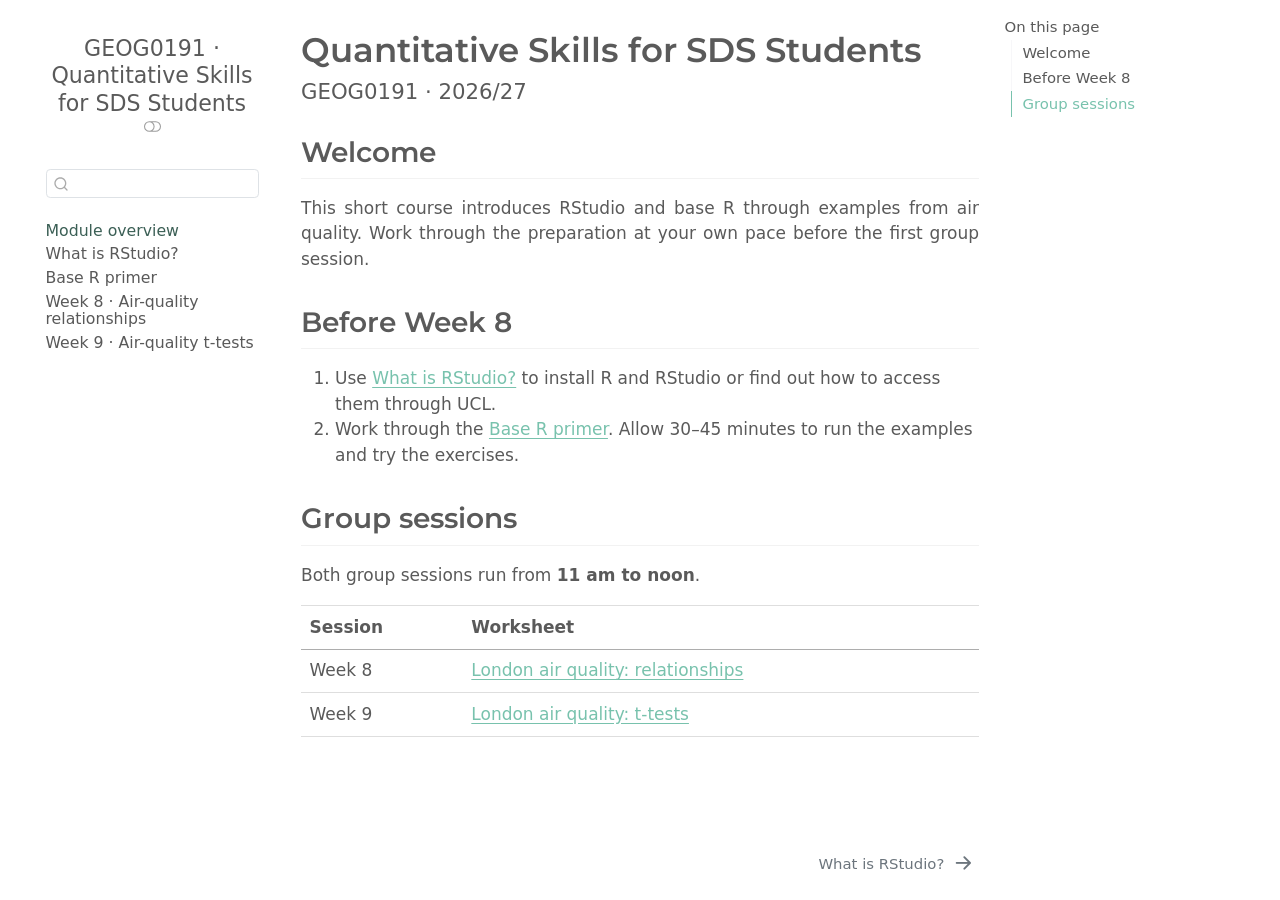
<file: docs/index.html>
<!DOCTYPE html>
<html xmlns="http://www.w3.org/1999/xhtml" lang="en" xml:lang="en"><head>

<meta charset="utf-8">
<meta name="generator" content="quarto-1.11.9">

<meta name="viewport" content="width=device-width, initial-scale=1.0, user-scalable=yes">


<title>Quantitative Skills for SDS Students – GEOG0191 · Quantitative Skills for SDS Students</title>
<style>
/* Default styles provided by pandoc.
** See https://pandoc.org/MANUAL.html#variables-for-html for config info.
*/
span.smallcaps{font-variant: small-caps;}
div.columns{display: flex; gap: 1.5em;}
div.column{flex: auto;}
@media screen {
div.columns{gap: min(4vw, 1.5em);}
div.column{overflow-x: auto;}
}
div.hanging-indent{margin-left: 1.5em; text-indent: -1.5em;}
ul.task-list{list-style: none;}
ul.task-list li input[type="checkbox"] {
  width: 0.8em;
  margin: 0 0.8em 0.2em -1em; /* quarto-specific, see https://github.com/quarto-dev/quarto-cli/issues/4556 */ 
  vertical-align: middle;
}
</style>


<script src="site_libs/quarto-nav/quarto-nav.js"></script>
<script src="site_libs/quarto-nav/headroom.min.js"></script>
<script src="site_libs/clipboard/clipboard.min.js"></script>
<script src="site_libs/quarto-search/autocomplete.umd.js"></script>
<script src="site_libs/quarto-search/fuse.min.js"></script>
<script src="site_libs/quarto-search/quarto-search.js"></script>
<meta name="quarto:offset" content="./">
<link href="./01-what_is_rstudio.html" rel="next">
<script src="site_libs/quarto-html/quarto.js" type="module"></script>
<script src="site_libs/quarto-html/tabsets/tabsets.js" type="module"></script>
<script src="site_libs/quarto-html/scrollable-regions/scrollable-regions.js" type="module"></script>
<script src="site_libs/quarto-html/popper.min.js"></script>
<script src="site_libs/quarto-html/tippy.umd.min.js"></script>
<script src="site_libs/quarto-html/anchor.min.js"></script>
<link href="site_libs/quarto-html/tippy.css" rel="stylesheet">
<link href="site_libs/quarto-html/quarto-syntax-highlighting-c2b08e7e9e4d0725d7c99c9a799ba6e7.css" rel="stylesheet" class="quarto-color-scheme" id="quarto-text-highlighting-styles">
<link href="site_libs/quarto-html/quarto-syntax-highlighting-dark-b64bf133a05c9b35a1c1b0604a81005c.css" rel="stylesheet" class="quarto-color-scheme quarto-color-alternate" id="quarto-text-highlighting-styles">
<link href="site_libs/quarto-html/quarto-syntax-highlighting-c2b08e7e9e4d0725d7c99c9a799ba6e7.css" rel="stylesheet" class="quarto-color-scheme-extra" id="quarto-text-highlighting-styles">
<script src="site_libs/bootstrap/bootstrap.min.js"></script>
<link href="site_libs/bootstrap/bootstrap-icons.css" rel="stylesheet">
<link href="site_libs/bootstrap/bootstrap-5db68345d1c894ac25164dea69aedfac.min.css" rel="stylesheet" append-hash="true" class="quarto-color-scheme" id="quarto-bootstrap" data-mode="light">
<link href="site_libs/bootstrap/bootstrap-dark-2c276f5c0ceea2bc887d9467728f8e15.min.css" rel="stylesheet" append-hash="true" class="quarto-color-scheme quarto-color-alternate" id="quarto-bootstrap" data-mode="dark">
<link href="site_libs/bootstrap/bootstrap-5db68345d1c894ac25164dea69aedfac.min.css" rel="stylesheet" append-hash="true" class="quarto-color-scheme-extra" id="quarto-bootstrap" data-mode="light">
<script id="quarto-search-options" type="application/json">{
  "location": "sidebar",
  "copy-button": false,
  "collapse-after": 3,
  "panel-placement": "start",
  "type": "textbox",
  "limit": 50,
  "keyboard-shortcut": [
    "f",
    "/",
    "s"
  ],
  "show-item-context": false,
  "language": {
    "search-no-results-text": "No results",
    "search-matching-documents-text": "matching documents",
    "search-copy-link-title": "Copy link to search",
    "search-hide-matches-text": "Hide additional matches",
    "search-more-match-text": "more match in this document",
    "search-more-matches-text": "more matches in this document",
    "search-clear-button-title": "Clear",
    "search-text-placeholder": "",
    "search-detached-cancel-button-title": "Cancel",
    "search-submit-button-title": "Submit",
    "search-label": "Search"
  }
}</script>
<style>html{ scroll-behavior: smooth; }</style>


<link rel="stylesheet" href="assets/all_css/styles.css">
</head>

<body class="nav-sidebar floating quarto-light"><a id="quarto-skip-link" class="visually-hidden-focusable" href="#quarto-document-content">Skip to main content</a><script id="quarto-html-before-body" type="application/javascript">
    const toggleBodyColorMode = (bsSheetEl) => {
      const mode = bsSheetEl.getAttribute("data-mode");
      const bodyEl = window.document.querySelector("body");
      if (mode === "dark") {
        bodyEl.classList.add("quarto-dark");
        bodyEl.classList.remove("quarto-light");
      } else {
        bodyEl.classList.add("quarto-light");
        bodyEl.classList.remove("quarto-dark");
      }
    }
    const toggleBodyColorPrimary = () => {
      const bsSheetEl = window.document.querySelector("link#quarto-bootstrap:not([rel=disabled-stylesheet])");
      if (bsSheetEl) {
        toggleBodyColorMode(bsSheetEl);
      }
    }
    const setColorSchemeToggle = (alternate) => {
      const toggles = window.document.querySelectorAll('.quarto-color-scheme-toggle');
      for (let i=0; i < toggles.length; i++) {
        const toggle = toggles[i];
        if (toggle) {
          toggle.setAttribute("aria-checked", alternate ? "true" : "false");
          if (alternate) {
            toggle.classList.add("alternate");
          } else {
            toggle.classList.remove("alternate");
          }
        }
      }
    };
    const toggleColorMode = (alternate) => {
      // Switch the stylesheets
      const primaryStylesheets = window.document.querySelectorAll('link.quarto-color-scheme:not(.quarto-color-alternate)');
      const alternateStylesheets = window.document.querySelectorAll('link.quarto-color-scheme.quarto-color-alternate');
      manageTransitions('#quarto-margin-sidebar .nav-link', false);
      if (alternate) {
        // note: dark is layered on light, we don't disable primary!
        enableStylesheet(alternateStylesheets);
        for (const sheetNode of alternateStylesheets) {
          if (sheetNode.id === "quarto-bootstrap") {
            toggleBodyColorMode(sheetNode);
          }
        }
      } else {
        disableStylesheet(alternateStylesheets);
        enableStylesheet(primaryStylesheets)
        toggleBodyColorPrimary();
      }
      manageTransitions('#quarto-margin-sidebar .nav-link', true);
      // Switch the toggles
      setColorSchemeToggle(alternate)
    }
    // Hack to workaround the fact that safari doesn't
    // properly recolor the scrollbar when toggling (#1455).
    // Not run on load: stylesheets are set before first paint there, and
    // scrolling would undo the scroll to a URL fragment (#14973).
    // The one pixel nudge keeps the reader where they were.
    const refreshSafariScrollbar = () => {
      if (navigator.userAgent.indexOf('Safari') > 0 && navigator.userAgent.indexOf('Chrome') == -1) {
        manageTransitions("body", false);
        const scrollY = window.scrollY;
        window.scrollTo(0, scrollY > 0 ? scrollY - 1 : 1);
        setTimeout(() => {
          window.scrollTo(0, scrollY);
          manageTransitions("body", true);
        }, 40);
      }
    }
    const disableStylesheet = (stylesheets) => {
      for (let i=0; i < stylesheets.length; i++) {
        const stylesheet = stylesheets[i];
        stylesheet.rel = 'disabled-stylesheet';
      }
    }
    const enableStylesheet = (stylesheets) => {
      for (let i=0; i < stylesheets.length; i++) {
        const stylesheet = stylesheets[i];
        if(stylesheet.rel !== 'stylesheet') { // for Chrome, which will still FOUC without this check
          stylesheet.rel = 'stylesheet';
        }
      }
    }
    const manageTransitions = (selector, allowTransitions) => {
      const els = window.document.querySelectorAll(selector);
      for (let i=0; i < els.length; i++) {
        const el = els[i];
        if (allowTransitions) {
          el.classList.remove('notransition');
        } else {
          el.classList.add('notransition');
        }
      }
    }
    const isFileUrl = () => {
      return window.location.protocol === 'file:';
    }
    const hasAlternateSentinel = () => {
      let styleSentinel = getColorSchemeSentinel();
      if (styleSentinel !== null) {
        return styleSentinel === "alternate";
      } else {
        return false;
      }
    }
    const setStyleSentinel = (alternate) => {
      const value = alternate ? "alternate" : "default";
      if (!isFileUrl()) {
        window.localStorage.setItem("quarto-color-scheme", value);
      } else {
        localAlternateSentinel = value;
      }
    }
    const getColorSchemeSentinel = () => {
      if (!isFileUrl()) {
        const storageValue = window.localStorage.getItem("quarto-color-scheme");
        return storageValue != null ? storageValue : localAlternateSentinel;
      } else {
        return localAlternateSentinel;
      }
    }
    const toggleGiscusIfUsed = (isAlternate, darkModeDefault) => {
      const baseTheme = document.querySelector('#giscus-base-theme')?.value ?? 'light';
      const alternateTheme = document.querySelector('#giscus-alt-theme')?.value ?? 'dark';
      let newTheme = '';
      if(authorPrefersDark) {
        newTheme = isAlternate ? baseTheme : alternateTheme;
      } else {
        newTheme = isAlternate ? alternateTheme : baseTheme;
      }
      const changeGiscusTheme = () => {
        // From: https://github.com/giscus/giscus/issues/336
        const sendMessage = (message) => {
          const iframe = document.querySelector('iframe.giscus-frame');
          if (!iframe) return;
          iframe.contentWindow.postMessage({ giscus: message }, 'https://giscus.app');
        }
        sendMessage({
          setConfig: {
            theme: newTheme
          }
        });
      }
      const isGiscussLoaded = window.document.querySelector('iframe.giscus-frame') !== null;
      if (isGiscussLoaded) {
        changeGiscusTheme();
      }
    };
    const authorPrefersDark = false;
    const darkModeDefault = authorPrefersDark;
      document.querySelector('link#quarto-text-highlighting-styles.quarto-color-scheme-extra').rel = 'disabled-stylesheet';
      document.querySelector('link#quarto-bootstrap.quarto-color-scheme-extra').rel = 'disabled-stylesheet';
    let localAlternateSentinel = darkModeDefault ? 'alternate' : 'default';
    // Dark / light mode switch
    window.quartoToggleColorScheme = () => {
      // Read the current dark / light value
      let toAlternate = !hasAlternateSentinel();
      toggleColorMode(toAlternate);
      refreshSafariScrollbar();
      setStyleSentinel(toAlternate);
      toggleGiscusIfUsed(toAlternate, darkModeDefault);
      window.dispatchEvent(new Event('resize'));
    };
    // Switch to dark mode if need be
    if (hasAlternateSentinel()) {
      toggleColorMode(true);
    } else {
      toggleColorMode(false);
    }
  </script>

<div id="quarto-search-results"></div>
  <header id="quarto-header" class="headroom fixed-top">
  <nav class="quarto-secondary-nav" aria-label="Toolbar">
    <div class="container-fluid d-flex">
      <button type="button" class="quarto-btn-toggle btn" data-bs-toggle="collapse" role="button" data-bs-target=".quarto-sidebar-collapse-item" aria-controls="quarto-sidebar" aria-expanded="false" aria-label="Toggle sidebar navigation" onclick="if (window.quartoToggleHeadroom) { window.quartoToggleHeadroom(); }">
        <i class="bi bi-layout-text-sidebar-reverse"></i>
      </button>
        <nav class="quarto-page-breadcrumbs" aria-label="Breadcrumbs"><ol class="breadcrumb"><li class="breadcrumb-item"><a href="./index.html">Module overview</a></li></ol></nav>
        <a class="flex-grow-1" data-bs-toggle="collapse" data-bs-target=".quarto-sidebar-collapse-item" onclick="if (window.quartoToggleHeadroom) { window.quartoToggleHeadroom(); }">      
        </a>
      <button type="button" class="btn quarto-search-button" aria-label="Search" onclick="window.quartoOpenSearch();">
        <i class="bi bi-search"></i>
      </button>
    </div>
  </nav>
</header>
<!-- content -->
<div id="quarto-content" class="quarto-container page-columns page-rows-contents page-layout-article">
<!-- sidebar -->
  <nav id="quarto-sidebar" class="sidebar collapse collapse-horizontal quarto-sidebar-collapse-item sidebar-navigation floating overflow-auto" aria-label="Site">
    <div class="pt-lg-2 mt-2 text-left sidebar-header">
    <div class="sidebar-title mb-0 py-0">
      <a href="./">GEOG0191 · Quantitative Skills for SDS Students</a> 
        <div class="sidebar-tools-main">
  <button type="button" role="switch" aria-checked="false" class="quarto-color-scheme-toggle quarto-navigation-tool  px-1" onclick="window.quartoToggleColorScheme(); return false;" title="Toggle dark mode" aria-label="Toggle dark mode"><i class="bi"></i></button>
</div>
    </div>
      </div>
        <div class="mt-2 flex-shrink-0 align-items-center">
        <div class="sidebar-search">
        <div id="quarto-search" class="" title="Search"></div>
        </div>
        </div>
    <div class="sidebar-menu-container"> 
    <ul class="list-unstyled mt-1">
        <li class="sidebar-item">
  <div class="sidebar-item-container"> 
  <a href="./index.html" class="sidebar-item-text sidebar-link active">
 <span class="menu-text">Module overview</span></a>
  </div>
</li>
        <li class="sidebar-item">
  <div class="sidebar-item-container"> 
  <a href="./01-what_is_rstudio.html" class="sidebar-item-text sidebar-link">
 <span class="menu-text">What is RStudio?</span></a>
  </div>
</li>
        <li class="sidebar-item">
  <div class="sidebar-item-container"> 
  <a href="./02-base_r_primer.html" class="sidebar-item-text sidebar-link">
 <span class="menu-text">Base R primer</span></a>
  </div>
</li>
        <li class="sidebar-item">
  <div class="sidebar-item-container"> 
  <a href="./09-london_airquality_relationships.html" class="sidebar-item-text sidebar-link">
 <span class="menu-text">Week 8 · Air-quality relationships</span></a>
  </div>
</li>
        <li class="sidebar-item">
  <div class="sidebar-item-container"> 
  <a href="./10-london_airquality_ttests.html" class="sidebar-item-text sidebar-link">
 <span class="menu-text">Week 9 · Air-quality t-tests</span></a>
  </div>
</li>
    </ul>
    </div>
</nav>
<div id="quarto-sidebar-glass" class="quarto-sidebar-collapse-item" data-bs-toggle="collapse" data-bs-target=".quarto-sidebar-collapse-item"></div>
<!-- margin-sidebar -->
    <div id="quarto-margin-sidebar" class="sidebar margin-sidebar">
        <nav id="TOC" role="doc-toc" aria-labelledby="toc-title" class="toc-active">
    <h2 id="toc-title">On this page</h2>
   
  <ul>
  <li><a href="#welcome" id="toc-welcome" class="nav-link active" data-scroll-target="#welcome">Welcome</a></li>
  <li><a href="#before-week-8" id="toc-before-week-8" class="nav-link" data-scroll-target="#before-week-8">Before Week 8</a></li>
  <li><a href="#group-sessions" id="toc-group-sessions" class="nav-link" data-scroll-target="#group-sessions">Group sessions</a></li>
  </ul>
</nav>
    </div>
<!-- main -->
<main class="content" id="quarto-document-content" tabindex="-1">


<header id="title-block-header" class="quarto-title-block default">
<div class="quarto-title">
<h1 class="title">Quantitative Skills for SDS Students</h1>
<p class="subtitle lead">GEOG0191 · 2026/27</p>
</div>



<div class="quarto-title-meta">

    
  
    
  </div>
  


</header>


<section id="welcome" class="level2">
<h2 class="anchored" data-anchor-id="welcome">Welcome</h2>
<p>This short course introduces RStudio and base R through examples from air quality. Work through the preparation at your own pace before the first group session.</p>
</section>
<section id="before-week-8" class="level2">
<h2 class="anchored" data-anchor-id="before-week-8">Before Week 8</h2>
<ol type="1">
<li>Use <a href="./01-what_is_rstudio.html">What is RStudio?</a> to install R and RStudio or find out how to access them through UCL.</li>
<li>Work through the <a href="./02-base_r_primer.html">Base R primer</a>. Allow 30–45 minutes to run the examples and try the exercises.</li>
</ol>
</section>
<section id="group-sessions" class="level2">
<h2 class="anchored" data-anchor-id="group-sessions">Group sessions</h2>
<p>Both group sessions run from <strong>11 am to noon</strong>.</p>
<table class="caption-top table">
<thead>
<tr class="header">
<th>Session</th>
<th>Worksheet</th>
</tr>
</thead>
<tbody>
<tr class="odd">
<td>Week 8</td>
<td><a href="./09-london_airquality_relationships.html">London air quality: relationships</a></td>
</tr>
<tr class="even">
<td>Week 9</td>
<td><a href="./10-london_airquality_ttests.html">London air quality: t-tests</a></td>
</tr>
</tbody>
</table>


</section>

</main> <!-- /main -->
<script id="quarto-html-after-body" type="application/javascript">
  window.document.addEventListener("DOMContentLoaded", function (event) {
    // Ensure there is a toggle, if there isn't float one in the top right
    if (window.document.querySelector('.quarto-color-scheme-toggle') === null) {
      const toggle = window.document.createElement('button');
      toggle.type = "button";
      toggle.setAttribute("role", "switch");
      toggle.setAttribute("aria-checked", "false");
      toggle.classList.add('top-right');
      toggle.classList.add('quarto-color-scheme-toggle');
      toggle.setAttribute("aria-label", "Toggle dark mode");
      toggle.onclick = function() { try { window.quartoToggleColorScheme(); } catch {} return false; };
      const i = window.document.createElement("i");
      i.classList.add('bi');
      toggle.appendChild(i);
      // Put the toggle in a landmark of its own, so that landmark navigation
      // can reach it.
      //
      // The container is always a fresh direct child of body, and the toggle is
      // never moved into page furniture that the theme or the author controls.
      // The toggle is positioned against the page, so any ancestor that
      // establishes a containing block captures it: a positioned element or a
      // grid for position: absolute, and transform, filter, will-change or
      // contain for position: fixed. A direct child of body has none of these
      // to inherit, and the shift when one appears is silent and visual.
      //
      // ARIA says a document should have at most one banner, and axe reports a
      // duplicate whether or not the banners carry distinct labels. So use a
      // header when the page has no banner yet, and a named region otherwise.
      //
      // A header is a banner wherever it sits, unless it is inside sectioning
      // content, so this cannot just look at the children of body: a custom
      // page layout wraps the title block header in a plain div. An explicit
      // role="banner" always counts.
      const sectioning = 'article, aside, main, nav, section, [role="article"], [role="complementary"], [role="main"], [role="navigation"], [role="region"]';
      const hasBanner = Array.from(
        window.document.querySelectorAll('header:not([role]), [role="banner"]')
      ).some(function(el) {
        return el.hasAttribute("role") || el.closest(sectioning) === null;
      });
      const container = window.document.createElement(hasBanner ? "div" : "header");
      if (hasBanner) {
        container.setAttribute("role", "region");
        container.setAttribute("aria-label", "Toggle dark mode");
      }
      container.classList.add('quarto-color-scheme-toggle-container');
      container.appendChild(toggle);
      window.document.body.appendChild(container);
    }
    setColorSchemeToggle(hasAlternateSentinel())
    const icon = "";
    const anchorJS = new window.AnchorJS();
    anchorJS.options = {
      placement: 'right',
      icon: icon
    };
    anchorJS.add('.anchored');
    const isCodeAnnotation = (el) => {
      for (const clz of el.classList) {
        if (clz.startsWith('code-annotation-')) {                     
          return true;
        }
      }
      return false;
    }
    const onCopySuccess = function(e) {
      // button target
      const button = e.trigger;
      // don't keep focus
      button.blur();
      // flash "checked"
      button.classList.add('code-copy-button-checked');
      var currentTitle = button.getAttribute("title");
      button.setAttribute("title", "Copied!");
      let tooltip;
      if (window.bootstrap) {
        button.setAttribute("data-bs-toggle", "tooltip");
        button.setAttribute("data-bs-placement", "left");
        button.setAttribute("data-bs-title", "Copied!");
        tooltip = new bootstrap.Tooltip(button, 
          { trigger: "manual", 
            customClass: "code-copy-button-tooltip",
            offset: [0, -8]});
        tooltip.show();    
      }
      setTimeout(function() {
        if (tooltip) {
          tooltip.hide();
          button.removeAttribute("data-bs-title");
          button.removeAttribute("data-bs-toggle");
          button.removeAttribute("data-bs-placement");
        }
        button.setAttribute("title", currentTitle);
        button.classList.remove('code-copy-button-checked');
      }, 1000);
      // clear code selection
      e.clearSelection();
    }
    const getTextToCopy = function(trigger) {
      const outerScaffold = trigger.parentElement.cloneNode(true);
      const codeEl = outerScaffold.querySelector('code');
      for (const childEl of codeEl.children) {
        if (isCodeAnnotation(childEl)) {
          childEl.remove();
        }
      }
      return codeEl.innerText;
    }
    const clipboard = new window.ClipboardJS('.code-copy-button:not([data-in-quarto-modal])', {
      text: getTextToCopy
    });
    clipboard.on('success', onCopySuccess);
    if (window.document.getElementById('quarto-embedded-source-code-modal')) {
      const clipboardModal = new window.ClipboardJS('.code-copy-button[data-in-quarto-modal]', {
        text: getTextToCopy,
        container: window.document.getElementById('quarto-embedded-source-code-modal')
      });
      clipboardModal.on('success', onCopySuccess);
    }
      var localhostRegex = new RegExp(/^(?:http|https):\/\/localhost\:?[0-9]*\//);
      var mailtoRegex = new RegExp(/^mailto:/);
        var filterRegex = new RegExp('/' + window.location.host + '/');
      var isInternal = (href) => {
          return filterRegex.test(href) || localhostRegex.test(href) || mailtoRegex.test(href);
      }
      // Inspect non-navigation links and adorn them if external
      window.quartoDecorateExternalLinks = function (root) {
     var links = (root || window.document).querySelectorAll('a[href]:not(.nav-link):not(.navbar-brand):not(.toc-action):not(.sidebar-link):not(.sidebar-item-toggle):not(.pagination-link):not(.no-external):not([aria-hidden]):not(.dropdown-item):not(.quarto-navigation-tool):not(.about-link)');
      for (var i=0; i<links.length; i++) {
        const link = links[i];
        if (!isInternal(link.href)) {
          // undo the damage that might have been done by quarto-nav.js in the case of
          // links that we want to consider external
          if (link.dataset.originalHref !== undefined) {
            link.href = link.dataset.originalHref;
          }
          if (!link.classList.contains('no-external-icon')) {
          }
        }
      }
      };
      window.quartoDecorateExternalLinks(window.document);
    // Esc closes the popup (WCAG 1.4.13) and focus leaving both trigger and
    // popup closes it (WCAG 2.4.11); tippy handles neither for interactive popups.
    const hideOnEscAndFocusOut = {
      name: 'hideOnEscAndFocusOut',
      defaultValue: true,
      fn(instance) {
        const dismiss = () => {
          // A show scheduled by the trigger delay would otherwise reopen it
          instance.clearDelayTimeouts();
          instance.hide();
        };
        const onKeyDown = (event) => {
          if (event.key !== 'Escape') {
            return;
          }
          // Keep Esc from also reaching page handlers (e.g. reveal.js overview),
          // except an open reveal.js slide menu, which Esc should close too.
          // The menu handles keys only when its keyboard option is on.
          const menuHandlesEsc = window.Reveal?.getPlugin?.('menu')?.isOpen() &&
            window.Reveal.getConfig().menu?.keyboard !== false;
          if (!menuHandlesEsc) {
            event.stopPropagation();
          }
          if (instance.popper.contains(window.document.activeElement)) {
            // Disabled while refocusing so the focus trigger does not reopen it
            instance.disable();
            instance.reference.focus();
            instance.enable();
          }
          dismiss();
        };
        const onFocusOut = (event) => {
          const target = event.relatedTarget;
          if (target && !instance.reference.contains(target) &&
              !instance.popper.contains(target)) {
            dismiss();
          }
        };
        // On the trigger too: a click trigger (code-annotations: select) has no
        // blur handling. Attached for the instance's lifetime so leaving the
        // trigger also cancels a show still pending on the trigger delay.
        instance.reference.addEventListener('focusout', onFocusOut);
        return {
          onShow() {
            window.document.addEventListener('keydown', onKeyDown, true);
            instance.popper.addEventListener('focusout', onFocusOut);
          },
          onHide() {
            window.document.removeEventListener('keydown', onKeyDown, true);
            instance.popper.removeEventListener('focusout', onFocusOut);
          },
          onDestroy() {
            instance.reference.removeEventListener('focusout', onFocusOut);
          },
        };
      },
    };
    function tippyHover(el, contentFn, onTriggerFn, onUntriggerFn) {
      const config = {
        allowHTML: true,
        maxWidth: 500,
        delay: 100,
        arrow: false,
        appendTo: function(el) {
            return el.parentElement;
        },
        interactive: true,
        interactiveBorder: 10,
        theme: 'quarto',
        placement: 'bottom-start',
        plugins: [hideOnEscAndFocusOut],
      };
      if (contentFn) {
        config.content = contentFn;
      }
      if (onTriggerFn) {
        config.onTrigger = onTriggerFn;
      }
      if (onUntriggerFn) {
        config.onUntrigger = onUntriggerFn;
      }
      window.tippy(el, config); 
    }
    const noterefs = window.document.querySelectorAll('a[role="doc-noteref"]');
    for (var i=0; i<noterefs.length; i++) {
      const ref = noterefs[i];
      tippyHover(ref, function() {
        // use id or data attribute instead here
        let href = ref.getAttribute('data-footnote-href') || ref.getAttribute('href');
        try { href = new URL(href).hash; } catch {}
        const id = href.replace(/^#\/?/, "");
        const note = window.document.getElementById(id);
        if (note) {
          return note.innerHTML;
        } else {
          return "";
        }
      });
    }
    const xrefs = window.document.querySelectorAll('a.quarto-xref');
    const processXRef = (id, note) => {
      // Strip column container classes
      const stripColumnClz = (el) => {
        el.classList.remove("page-full", "page-columns");
        if (el.children) {
          for (const child of el.children) {
            stripColumnClz(child);
          }
        }
      }
      stripColumnClz(note)
      if (id === null || id.startsWith('sec-')) {
        // Special case sections, only their first couple elements
        const container = document.createElement("div");
        if (note.children && note.children.length > 2) {
          container.appendChild(note.children[0].cloneNode(true));
          for (let i = 1; i < note.children.length; i++) {
            const child = note.children[i];
            if (child.tagName === "P" && child.innerText === "") {
              continue;
            } else {
              container.appendChild(child.cloneNode(true));
              break;
            }
          }
          if (window.Quarto?.typesetMath) {
            window.Quarto.typesetMath(container);
          }
          return container.innerHTML
        } else {
          if (window.Quarto?.typesetMath) {
            window.Quarto.typesetMath(note);
          }
          return note.innerHTML;
        }
      } else {
        // Remove any anchor links if they are present
        const anchorLink = note.querySelector('a.anchorjs-link');
        if (anchorLink) {
          anchorLink.remove();
        }
        if (window.Quarto?.typesetMath) {
          window.Quarto.typesetMath(note);
        }
        if (note.classList.contains("callout")) {
          return note.outerHTML;
        } else {
          return note.innerHTML;
        }
      }
    }
    for (var i=0; i<xrefs.length; i++) {
      const xref = xrefs[i];
      tippyHover(xref, undefined, function(instance) {
        instance.disable();
        let url = xref.getAttribute('href');
        let hash = undefined; 
        if (url.startsWith('#')) {
          hash = url;
        } else {
          try { hash = new URL(url).hash; } catch {}
        }
        if (hash) {
          const id = hash.replace(/^#\/?/, "");
          const note = window.document.getElementById(id);
          if (note !== null) {
            try {
              const html = processXRef(id, note.cloneNode(true));
              instance.setContent(html);
            } finally {
              instance.enable();
              instance.show();
            }
          } else {
            // See if we can fetch this
            fetch(url.split('#')[0])
            .then(res => res.text())
            .then(html => {
              const parser = new DOMParser();
              const htmlDoc = parser.parseFromString(html, "text/html");
              const note = htmlDoc.getElementById(id);
              if (note !== null) {
                const html = processXRef(id, note);
                instance.setContent(html);
              } 
            }).finally(() => {
              instance.enable();
              instance.show();
            });
          }
        } else {
          // See if we can fetch a full url (with no hash to target)
          // This is a special case and we should probably do some content thinning / targeting
          fetch(url)
          .then(res => res.text())
          .then(html => {
            const parser = new DOMParser();
            const htmlDoc = parser.parseFromString(html, "text/html");
            const note = htmlDoc.querySelector('main.content');
            if (note !== null) {
              // This should only happen for chapter cross references
              // (since there is no id in the URL)
              // remove the first header
              if (note.children.length > 0 && note.children[0].tagName === "HEADER") {
                note.children[0].remove();
              }
              const html = processXRef(null, note);
              instance.setContent(html);
            } 
          }).finally(() => {
            instance.enable();
            instance.show();
          });
        }
      }, function(instance) {
      });
    }
        let selectedAnnoteEl;
        const selectorForAnnotation = ( cell, annotation) => {
          let cellAttr = 'data-code-cell="' + cell + '"';
          let lineAttr = 'data-code-annotation="' +  annotation + '"';
          const selector = 'span[' + cellAttr + '][' + lineAttr + ']';
          return selector;
        }
        const selectCodeLines = (annoteEl) => {
          const doc = window.document;
          const targetCell = annoteEl.getAttribute("data-target-cell");
          const targetAnnotation = annoteEl.getAttribute("data-target-annotation");
          const annoteSpan = window.document.querySelector(selectorForAnnotation(targetCell, targetAnnotation));
          const lines = annoteSpan.getAttribute("data-code-lines").split(",");
          const lineIds = lines.map((line) => {
            return targetCell + "-" + line;
          })
          // Each band is positioned against its own containing block, which is
          // not the offsetParent of the lines, so place it from client rects.
          const placeBand = (band, firstEl, lastEl, codeBlock) => {
            const container = band.offsetParent;
            if (container === null) {
              return;
            }
            const containerRect = container.getBoundingClientRect();
            // Reveal.js scales slides with a transform, so convert client
            // pixels back to the CSS pixels of the container.
            const scale = containerRect.height / container.offsetHeight || 1;
            const firstRect = firstEl.getBoundingClientRect();
            const lastRect = lastEl.getBoundingClientRect();
            const top = (firstRect.top - containerRect.top) / scale - container.clientTop + container.scrollTop;
            const height = (lastRect.bottom - firstRect.top) / scale;
            band.style.top = top - 2 + "px";
            band.style.height = height + 4 + "px";
            if (codeBlock) {
              // Without the copy button wrapper, the containing block is wider
              // than the code block, so span the code block explicitly.
              const blockRect = codeBlock.getBoundingClientRect();
              band.style.left = (blockRect.left - containerRect.left) / scale - container.clientLeft + container.scrollLeft + "px";
              band.style.width = blockRect.width / scale + "px";
            }
          };
          if (lineIds.length > 0) {
            const el = window.document.getElementById(lineIds[0]);
            const lastEl = window.document.getElementById(lineIds[lineIds.length - 1]);
            const parent = el.parentElement.parentElement;
            // cook up a div (if necessary) and position it
            let div = window.document.getElementById("code-annotation-line-highlight");
            if (div === null) {
              div = window.document.createElement("div");
              div.setAttribute("id", "code-annotation-line-highlight");
              div.style.position = 'absolute';
              parent.appendChild(div);
            }
            placeBand(div, el, lastEl, parent.closest("div.sourceCode") || parent);
            let gutterDiv = window.document.getElementById("code-annotation-line-highlight-gutter");
            if (gutterDiv === null) {
              gutterDiv = window.document.createElement("div");
              gutterDiv.setAttribute("id", "code-annotation-line-highlight-gutter");
              gutterDiv.style.position = 'absolute';
              const codeCell = window.document.getElementById(targetCell);
              const gutter = codeCell.querySelector('.code-annotation-gutter');
              gutter.appendChild(gutterDiv);
            }
            placeBand(gutterDiv, el, lastEl);
            selectedAnnoteEl = annoteEl;
          }
        };
        const unselectCodeLines = () => {
          const elementsIds = ["code-annotation-line-highlight", "code-annotation-line-highlight-gutter"];
          elementsIds.forEach((elId) => {
            const div = window.document.getElementById(elId);
            if (div) {
              div.remove();
            }
          });
          selectedAnnoteEl = undefined;
        };
          // Handle positioning of the toggle
      window.addEventListener(
        "resize",
        throttle(() => {
          elRect = undefined;
          if (selectedAnnoteEl) {
            selectCodeLines(selectedAnnoteEl);
          }
        }, 10)
      );
      function throttle(fn, ms) {
      let throttle = false;
      let timer;
        return (...args) => {
          if(!throttle) { // first call gets through
              fn.apply(this, args);
              throttle = true;
          } else { // all the others get throttled
              if(timer) clearTimeout(timer); // cancel #2
              timer = setTimeout(() => {
                fn.apply(this, args);
                timer = throttle = false;
              }, ms);
          }
        };
      }
        // Attach click handler to the DT
        const annoteDls = window.document.querySelectorAll('dt[data-target-cell]');
        for (const annoteDlNode of annoteDls) {
          annoteDlNode.addEventListener('click', (event) => {
            const clickedEl = event.target;
            if (clickedEl !== selectedAnnoteEl) {
              unselectCodeLines();
              const activeEl = window.document.querySelector('dt[data-target-cell].code-annotation-active');
              if (activeEl) {
                activeEl.classList.remove('code-annotation-active');
              }
              selectCodeLines(clickedEl);
              clickedEl.classList.add('code-annotation-active');
            } else {
              // Unselect the line
              unselectCodeLines();
              clickedEl.classList.remove('code-annotation-active');
            }
          });
        }
    const findCites = (el) => {
      const parentEl = el.parentElement;
      if (parentEl) {
        const cites = parentEl.dataset.cites;
        if (cites) {
          return {
            el,
            cites: cites.split(' ')
          };
        } else {
          return findCites(el.parentElement)
        }
      } else {
        return undefined;
      }
    };
    var bibliorefs = window.document.querySelectorAll('a[role="doc-biblioref"]');
    for (var i=0; i<bibliorefs.length; i++) {
      const ref = bibliorefs[i];
      const citeInfo = findCites(ref);
      if (citeInfo) {
        tippyHover(citeInfo.el, function() {
          var popup = window.document.createElement('div');
          citeInfo.cites.forEach(function(cite) {
            var citeDiv = window.document.createElement('div');
            citeDiv.classList.add('hanging-indent');
            citeDiv.classList.add('csl-entry');
            var biblioDiv = window.document.getElementById('ref-' + cite);
            if (biblioDiv) {
              citeDiv.innerHTML = biblioDiv.innerHTML;
            }
            popup.appendChild(citeDiv);
          });
          return popup.innerHTML;
        });
      }
    }
  });
  </script>
  <script type="application/javascript">
  window.quartoScrollableRegionsLabels = {"code":"Scrollable code","output":"Scrollable output"};
  </script>
<nav class="page-navigation" aria-label="Page">
  <div class="nav-page nav-page-previous">
  </div>
  <div class="nav-page nav-page-next">
      <a href="./01-what_is_rstudio.html" class="pagination-link" aria-label="What is RStudio?">
        <span class="nav-page-text">What is RStudio?</span> <i class="bi bi-arrow-right-short"></i>
      </a>
  </div>
</nav>
</div> <!-- /content -->




<script src="site_libs/quarto-html/zenscroll-min.js"></script>
</body></html>
</file>
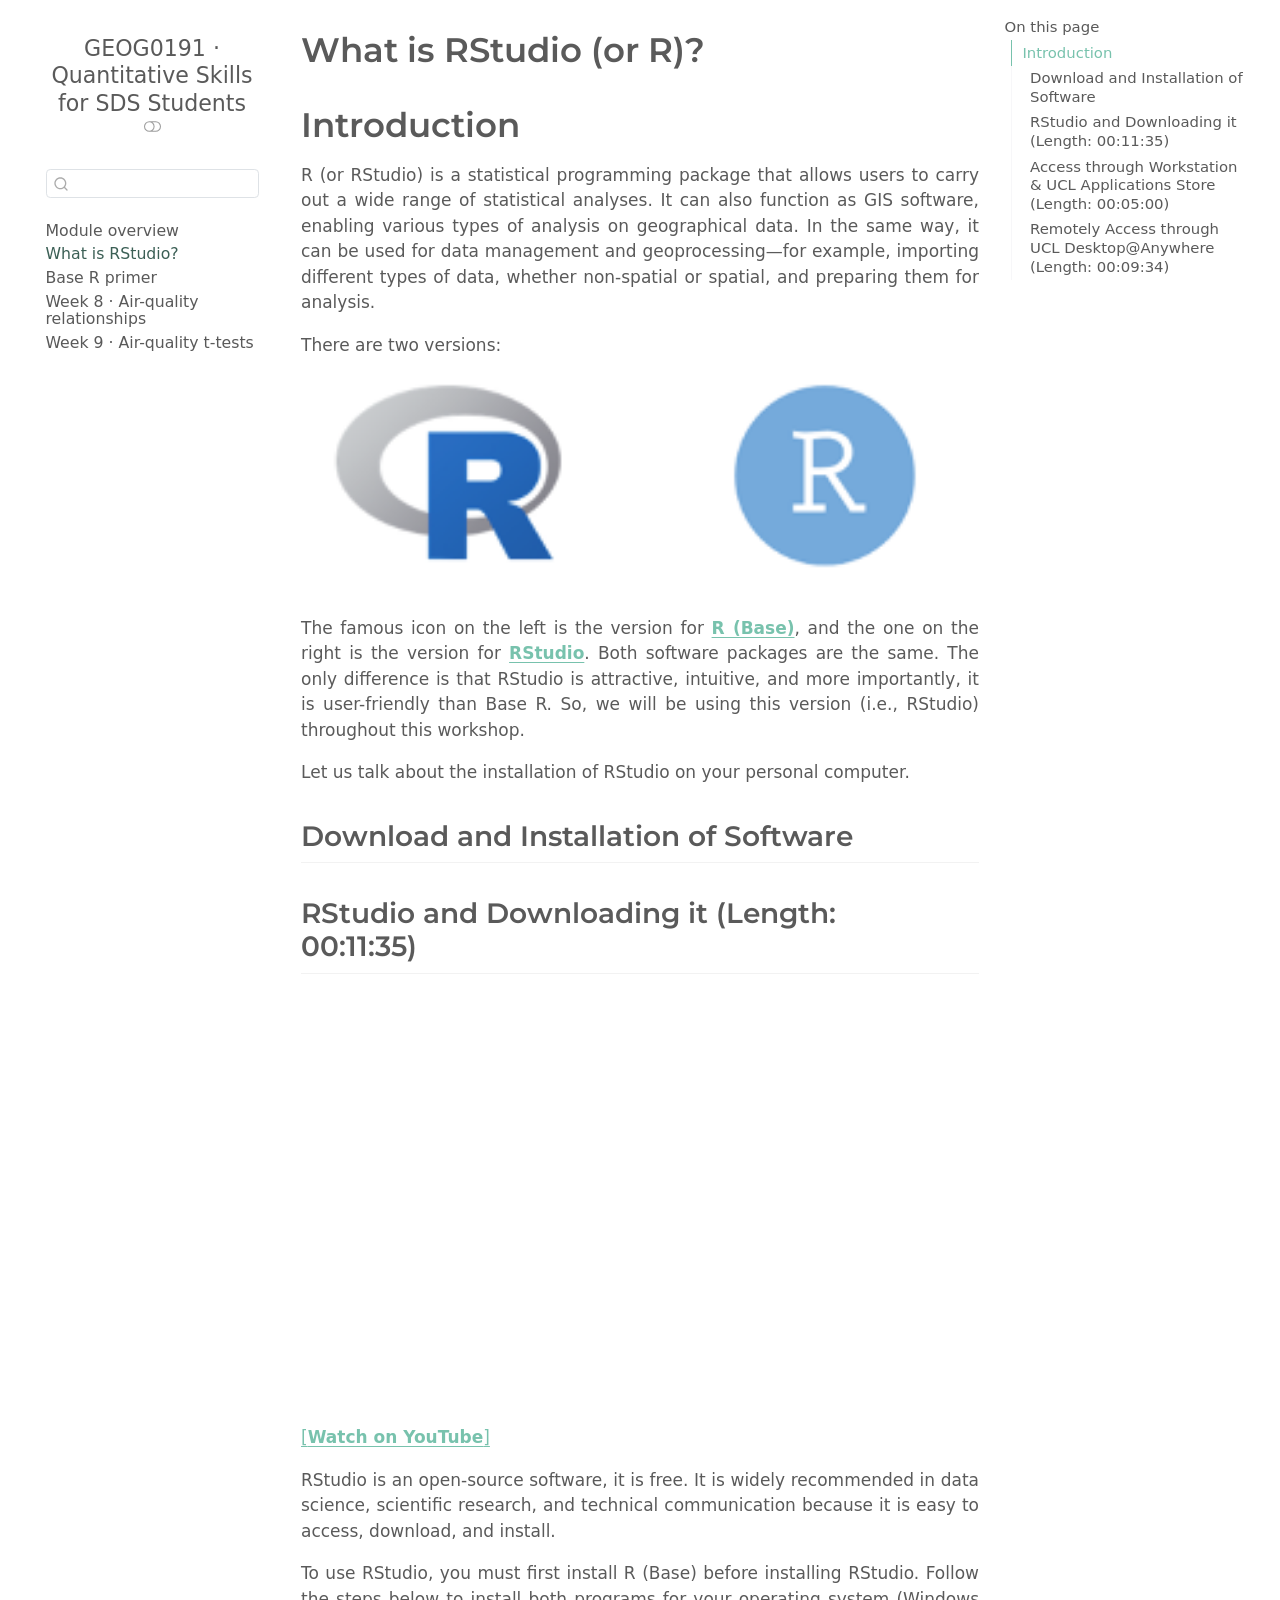
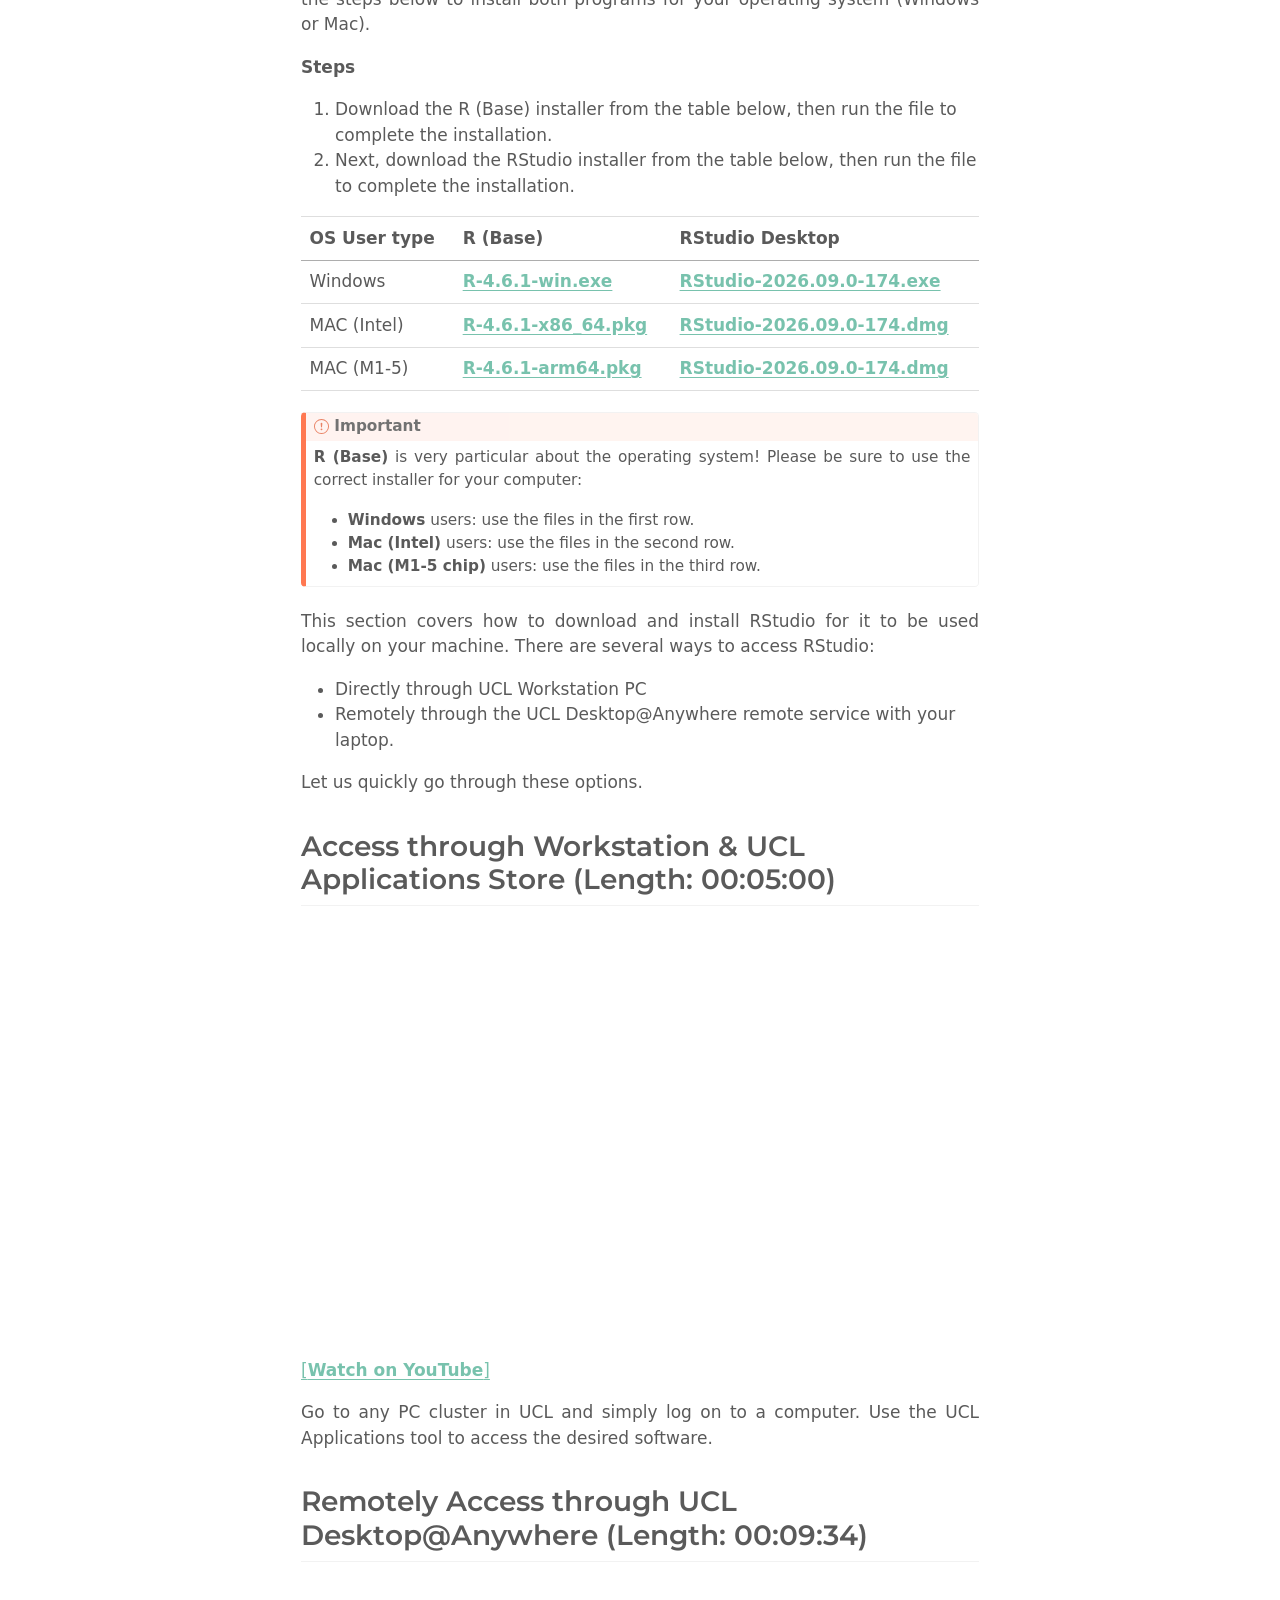
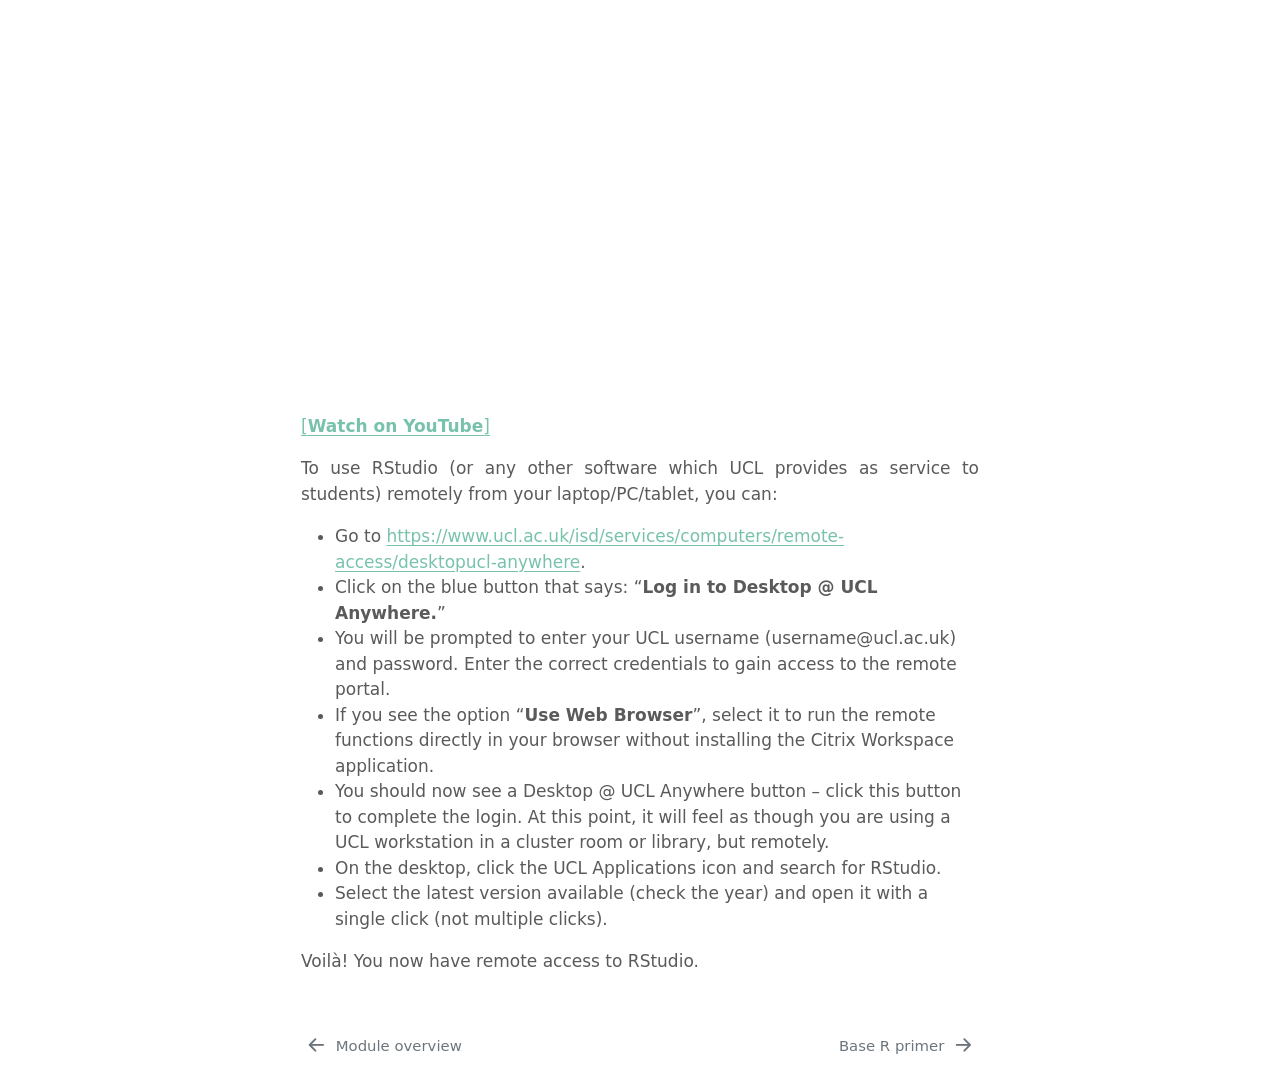
<file: docs/01-what_is_rstudio.html>
<!DOCTYPE html>
<html xmlns="http://www.w3.org/1999/xhtml" lang="en" xml:lang="en"><head>

<meta charset="utf-8">
<meta name="generator" content="quarto-1.11.9">

<meta name="viewport" content="width=device-width, initial-scale=1.0, user-scalable=yes">


<title>What is RStudio (or R)? – GEOG0191 · Quantitative Skills for SDS Students</title>
<style>
/* Default styles provided by pandoc.
** See https://pandoc.org/MANUAL.html#variables-for-html for config info.
*/
span.smallcaps{font-variant: small-caps;}
div.columns{display: flex; gap: 1.5em;}
div.column{flex: auto;}
@media screen {
div.columns{gap: min(4vw, 1.5em);}
div.column{overflow-x: auto;}
}
div.hanging-indent{margin-left: 1.5em; text-indent: -1.5em;}
ul.task-list{list-style: none;}
ul.task-list li input[type="checkbox"] {
  width: 0.8em;
  margin: 0 0.8em 0.2em -1em; /* quarto-specific, see https://github.com/quarto-dev/quarto-cli/issues/4556 */ 
  vertical-align: middle;
}
</style>


<script src="site_libs/quarto-nav/quarto-nav.js"></script>
<script src="site_libs/quarto-nav/headroom.min.js"></script>
<script src="site_libs/clipboard/clipboard.min.js"></script>
<script src="site_libs/quarto-search/autocomplete.umd.js"></script>
<script src="site_libs/quarto-search/fuse.min.js"></script>
<script src="site_libs/quarto-search/quarto-search.js"></script>
<meta name="quarto:offset" content="./">
<link href="./02-base_r_primer.html" rel="next">
<link href="./index.html" rel="prev">
<script src="site_libs/quarto-html/quarto.js" type="module"></script>
<script src="site_libs/quarto-html/tabsets/tabsets.js" type="module"></script>
<script src="site_libs/quarto-html/scrollable-regions/scrollable-regions.js" type="module"></script>
<script src="site_libs/quarto-html/popper.min.js"></script>
<script src="site_libs/quarto-html/tippy.umd.min.js"></script>
<script src="site_libs/quarto-html/anchor.min.js"></script>
<link href="site_libs/quarto-html/tippy.css" rel="stylesheet">
<link href="site_libs/quarto-html/quarto-syntax-highlighting-c2b08e7e9e4d0725d7c99c9a799ba6e7.css" rel="stylesheet" class="quarto-color-scheme" id="quarto-text-highlighting-styles">
<link href="site_libs/quarto-html/quarto-syntax-highlighting-dark-b64bf133a05c9b35a1c1b0604a81005c.css" rel="stylesheet" class="quarto-color-scheme quarto-color-alternate" id="quarto-text-highlighting-styles">
<link href="site_libs/quarto-html/quarto-syntax-highlighting-c2b08e7e9e4d0725d7c99c9a799ba6e7.css" rel="stylesheet" class="quarto-color-scheme-extra" id="quarto-text-highlighting-styles">
<script src="site_libs/bootstrap/bootstrap.min.js"></script>
<link href="site_libs/bootstrap/bootstrap-icons.css" rel="stylesheet">
<link href="site_libs/bootstrap/bootstrap-5db68345d1c894ac25164dea69aedfac.min.css" rel="stylesheet" append-hash="true" class="quarto-color-scheme" id="quarto-bootstrap" data-mode="light">
<link href="site_libs/bootstrap/bootstrap-dark-2c276f5c0ceea2bc887d9467728f8e15.min.css" rel="stylesheet" append-hash="true" class="quarto-color-scheme quarto-color-alternate" id="quarto-bootstrap" data-mode="dark">
<link href="site_libs/bootstrap/bootstrap-5db68345d1c894ac25164dea69aedfac.min.css" rel="stylesheet" append-hash="true" class="quarto-color-scheme-extra" id="quarto-bootstrap" data-mode="light">
<script id="quarto-search-options" type="application/json">{
  "location": "sidebar",
  "copy-button": false,
  "collapse-after": 3,
  "panel-placement": "start",
  "type": "textbox",
  "limit": 50,
  "keyboard-shortcut": [
    "f",
    "/",
    "s"
  ],
  "show-item-context": false,
  "language": {
    "search-no-results-text": "No results",
    "search-matching-documents-text": "matching documents",
    "search-copy-link-title": "Copy link to search",
    "search-hide-matches-text": "Hide additional matches",
    "search-more-match-text": "more match in this document",
    "search-more-matches-text": "more matches in this document",
    "search-clear-button-title": "Clear",
    "search-text-placeholder": "",
    "search-detached-cancel-button-title": "Cancel",
    "search-submit-button-title": "Submit",
    "search-label": "Search"
  }
}</script>
<style>html{ scroll-behavior: smooth; }</style>
<link href="site_libs/vembedr-0.1.5/css/vembedr.css" rel="stylesheet">


<link rel="stylesheet" href="assets/all_css/styles.css">
</head>

<body class="nav-sidebar floating quarto-light"><a id="quarto-skip-link" class="visually-hidden-focusable" href="#quarto-document-content">Skip to main content</a><script id="quarto-html-before-body" type="application/javascript">
    const toggleBodyColorMode = (bsSheetEl) => {
      const mode = bsSheetEl.getAttribute("data-mode");
      const bodyEl = window.document.querySelector("body");
      if (mode === "dark") {
        bodyEl.classList.add("quarto-dark");
        bodyEl.classList.remove("quarto-light");
      } else {
        bodyEl.classList.add("quarto-light");
        bodyEl.classList.remove("quarto-dark");
      }
    }
    const toggleBodyColorPrimary = () => {
      const bsSheetEl = window.document.querySelector("link#quarto-bootstrap:not([rel=disabled-stylesheet])");
      if (bsSheetEl) {
        toggleBodyColorMode(bsSheetEl);
      }
    }
    const setColorSchemeToggle = (alternate) => {
      const toggles = window.document.querySelectorAll('.quarto-color-scheme-toggle');
      for (let i=0; i < toggles.length; i++) {
        const toggle = toggles[i];
        if (toggle) {
          toggle.setAttribute("aria-checked", alternate ? "true" : "false");
          if (alternate) {
            toggle.classList.add("alternate");
          } else {
            toggle.classList.remove("alternate");
          }
        }
      }
    };
    const toggleColorMode = (alternate) => {
      // Switch the stylesheets
      const primaryStylesheets = window.document.querySelectorAll('link.quarto-color-scheme:not(.quarto-color-alternate)');
      const alternateStylesheets = window.document.querySelectorAll('link.quarto-color-scheme.quarto-color-alternate');
      manageTransitions('#quarto-margin-sidebar .nav-link', false);
      if (alternate) {
        // note: dark is layered on light, we don't disable primary!
        enableStylesheet(alternateStylesheets);
        for (const sheetNode of alternateStylesheets) {
          if (sheetNode.id === "quarto-bootstrap") {
            toggleBodyColorMode(sheetNode);
          }
        }
      } else {
        disableStylesheet(alternateStylesheets);
        enableStylesheet(primaryStylesheets)
        toggleBodyColorPrimary();
      }
      manageTransitions('#quarto-margin-sidebar .nav-link', true);
      // Switch the toggles
      setColorSchemeToggle(alternate)
    }
    // Hack to workaround the fact that safari doesn't
    // properly recolor the scrollbar when toggling (#1455).
    // Not run on load: stylesheets are set before first paint there, and
    // scrolling would undo the scroll to a URL fragment (#14973).
    // The one pixel nudge keeps the reader where they were.
    const refreshSafariScrollbar = () => {
      if (navigator.userAgent.indexOf('Safari') > 0 && navigator.userAgent.indexOf('Chrome') == -1) {
        manageTransitions("body", false);
        const scrollY = window.scrollY;
        window.scrollTo(0, scrollY > 0 ? scrollY - 1 : 1);
        setTimeout(() => {
          window.scrollTo(0, scrollY);
          manageTransitions("body", true);
        }, 40);
      }
    }
    const disableStylesheet = (stylesheets) => {
      for (let i=0; i < stylesheets.length; i++) {
        const stylesheet = stylesheets[i];
        stylesheet.rel = 'disabled-stylesheet';
      }
    }
    const enableStylesheet = (stylesheets) => {
      for (let i=0; i < stylesheets.length; i++) {
        const stylesheet = stylesheets[i];
        if(stylesheet.rel !== 'stylesheet') { // for Chrome, which will still FOUC without this check
          stylesheet.rel = 'stylesheet';
        }
      }
    }
    const manageTransitions = (selector, allowTransitions) => {
      const els = window.document.querySelectorAll(selector);
      for (let i=0; i < els.length; i++) {
        const el = els[i];
        if (allowTransitions) {
          el.classList.remove('notransition');
        } else {
          el.classList.add('notransition');
        }
      }
    }
    const isFileUrl = () => {
      return window.location.protocol === 'file:';
    }
    const hasAlternateSentinel = () => {
      let styleSentinel = getColorSchemeSentinel();
      if (styleSentinel !== null) {
        return styleSentinel === "alternate";
      } else {
        return false;
      }
    }
    const setStyleSentinel = (alternate) => {
      const value = alternate ? "alternate" : "default";
      if (!isFileUrl()) {
        window.localStorage.setItem("quarto-color-scheme", value);
      } else {
        localAlternateSentinel = value;
      }
    }
    const getColorSchemeSentinel = () => {
      if (!isFileUrl()) {
        const storageValue = window.localStorage.getItem("quarto-color-scheme");
        return storageValue != null ? storageValue : localAlternateSentinel;
      } else {
        return localAlternateSentinel;
      }
    }
    const toggleGiscusIfUsed = (isAlternate, darkModeDefault) => {
      const baseTheme = document.querySelector('#giscus-base-theme')?.value ?? 'light';
      const alternateTheme = document.querySelector('#giscus-alt-theme')?.value ?? 'dark';
      let newTheme = '';
      if(authorPrefersDark) {
        newTheme = isAlternate ? baseTheme : alternateTheme;
      } else {
        newTheme = isAlternate ? alternateTheme : baseTheme;
      }
      const changeGiscusTheme = () => {
        // From: https://github.com/giscus/giscus/issues/336
        const sendMessage = (message) => {
          const iframe = document.querySelector('iframe.giscus-frame');
          if (!iframe) return;
          iframe.contentWindow.postMessage({ giscus: message }, 'https://giscus.app');
        }
        sendMessage({
          setConfig: {
            theme: newTheme
          }
        });
      }
      const isGiscussLoaded = window.document.querySelector('iframe.giscus-frame') !== null;
      if (isGiscussLoaded) {
        changeGiscusTheme();
      }
    };
    const authorPrefersDark = false;
    const darkModeDefault = authorPrefersDark;
      document.querySelector('link#quarto-text-highlighting-styles.quarto-color-scheme-extra').rel = 'disabled-stylesheet';
      document.querySelector('link#quarto-bootstrap.quarto-color-scheme-extra').rel = 'disabled-stylesheet';
    let localAlternateSentinel = darkModeDefault ? 'alternate' : 'default';
    // Dark / light mode switch
    window.quartoToggleColorScheme = () => {
      // Read the current dark / light value
      let toAlternate = !hasAlternateSentinel();
      toggleColorMode(toAlternate);
      refreshSafariScrollbar();
      setStyleSentinel(toAlternate);
      toggleGiscusIfUsed(toAlternate, darkModeDefault);
      window.dispatchEvent(new Event('resize'));
    };
    // Switch to dark mode if need be
    if (hasAlternateSentinel()) {
      toggleColorMode(true);
    } else {
      toggleColorMode(false);
    }
  </script>

<div id="quarto-search-results"></div>
  <header id="quarto-header" class="headroom fixed-top">
  <nav class="quarto-secondary-nav" aria-label="Toolbar">
    <div class="container-fluid d-flex">
      <button type="button" class="quarto-btn-toggle btn" data-bs-toggle="collapse" role="button" data-bs-target=".quarto-sidebar-collapse-item" aria-controls="quarto-sidebar" aria-expanded="false" aria-label="Toggle sidebar navigation" onclick="if (window.quartoToggleHeadroom) { window.quartoToggleHeadroom(); }">
        <i class="bi bi-layout-text-sidebar-reverse"></i>
      </button>
        <nav class="quarto-page-breadcrumbs" aria-label="Breadcrumbs"><ol class="breadcrumb"><li class="breadcrumb-item"><a href="./01-what_is_rstudio.html">What is RStudio?</a></li></ol></nav>
        <a class="flex-grow-1" data-bs-toggle="collapse" data-bs-target=".quarto-sidebar-collapse-item" onclick="if (window.quartoToggleHeadroom) { window.quartoToggleHeadroom(); }">      
        </a>
      <button type="button" class="btn quarto-search-button" aria-label="Search" onclick="window.quartoOpenSearch();">
        <i class="bi bi-search"></i>
      </button>
    </div>
  </nav>
</header>
<!-- content -->
<div id="quarto-content" class="quarto-container page-columns page-rows-contents page-layout-article">
<!-- sidebar -->
  <nav id="quarto-sidebar" class="sidebar collapse collapse-horizontal quarto-sidebar-collapse-item sidebar-navigation floating overflow-auto" aria-label="Site">
    <div class="pt-lg-2 mt-2 text-left sidebar-header">
    <div class="sidebar-title mb-0 py-0">
      <a href="./">GEOG0191 · Quantitative Skills for SDS Students</a> 
        <div class="sidebar-tools-main">
  <button type="button" role="switch" aria-checked="false" class="quarto-color-scheme-toggle quarto-navigation-tool  px-1" onclick="window.quartoToggleColorScheme(); return false;" title="Toggle dark mode" aria-label="Toggle dark mode"><i class="bi"></i></button>
</div>
    </div>
      </div>
        <div class="mt-2 flex-shrink-0 align-items-center">
        <div class="sidebar-search">
        <div id="quarto-search" class="" title="Search"></div>
        </div>
        </div>
    <div class="sidebar-menu-container"> 
    <ul class="list-unstyled mt-1">
        <li class="sidebar-item">
  <div class="sidebar-item-container"> 
  <a href="./index.html" class="sidebar-item-text sidebar-link">
 <span class="menu-text">Module overview</span></a>
  </div>
</li>
        <li class="sidebar-item">
  <div class="sidebar-item-container"> 
  <a href="./01-what_is_rstudio.html" class="sidebar-item-text sidebar-link active">
 <span class="menu-text">What is RStudio?</span></a>
  </div>
</li>
        <li class="sidebar-item">
  <div class="sidebar-item-container"> 
  <a href="./02-base_r_primer.html" class="sidebar-item-text sidebar-link">
 <span class="menu-text">Base R primer</span></a>
  </div>
</li>
        <li class="sidebar-item">
  <div class="sidebar-item-container"> 
  <a href="./09-london_airquality_relationships.html" class="sidebar-item-text sidebar-link">
 <span class="menu-text">Week 8 · Air-quality relationships</span></a>
  </div>
</li>
        <li class="sidebar-item">
  <div class="sidebar-item-container"> 
  <a href="./10-london_airquality_ttests.html" class="sidebar-item-text sidebar-link">
 <span class="menu-text">Week 9 · Air-quality t-tests</span></a>
  </div>
</li>
    </ul>
    </div>
</nav>
<div id="quarto-sidebar-glass" class="quarto-sidebar-collapse-item" data-bs-toggle="collapse" data-bs-target=".quarto-sidebar-collapse-item"></div>
<!-- margin-sidebar -->
    <div id="quarto-margin-sidebar" class="sidebar margin-sidebar">
        <nav id="TOC" role="doc-toc" aria-labelledby="toc-title" class="toc-active">
    <h2 id="toc-title">On this page</h2>
   
  <ul>
  <li><a href="#introduction" id="toc-introduction" class="nav-link active" data-scroll-target="#introduction">Introduction</a>
  <ul class="collapse">
  <li><a href="#download-and-installation-of-software" id="toc-download-and-installation-of-software" class="nav-link" data-scroll-target="#download-and-installation-of-software">Download and Installation of Software</a></li>
  <li><a href="#rstudio-and-downloading-it-length-001135" id="toc-rstudio-and-downloading-it-length-001135" class="nav-link" data-scroll-target="#rstudio-and-downloading-it-length-001135">RStudio and Downloading it (Length: 00:11:35)</a></li>
  <li><a href="#access-through-workstation-ucl-applications-store-length-000500" id="toc-access-through-workstation-ucl-applications-store-length-000500" class="nav-link" data-scroll-target="#access-through-workstation-ucl-applications-store-length-000500">Access through Workstation &amp; UCL Applications Store (Length: 00:05:00)</a></li>
  <li><a href="#remotely-access-through-ucl-desktopanywhere-length-000934" id="toc-remotely-access-through-ucl-desktopanywhere-length-000934" class="nav-link" data-scroll-target="#remotely-access-through-ucl-desktopanywhere-length-000934">Remotely Access through UCL Desktop@Anywhere (Length: 00:09:34)</a></li>
  </ul></li>
  </ul>
</nav>
    </div>
<!-- main -->
<main class="content" id="quarto-document-content" tabindex="-1">


<header id="title-block-header" class="quarto-title-block default">
<div class="quarto-title">
<h1 class="title">What is RStudio (or R)?</h1>
</div>



<div class="quarto-title-meta">

    
  
    
  </div>
  


</header>


<section id="introduction" class="level1 unnumbered">
<h1 class="unnumbered">Introduction</h1>
<p>R (or RStudio) is a statistical programming package that allows users to carry out a wide range of statistical analyses. It can also function as GIS software, enabling various types of analysis on geographical data. In the same way, it can be used for data management and geoprocessing—for example, importing different types of data, whether non-spatial or spatial, and preparing them for analysis.</p>
<p>There are two versions:</p>
<div class="cell" data-layout-align="center">
<div class="cell-output-display">
<div class="quarto-figure quarto-figure-center">
<figure class="figure">
<p><img src="assets/all_images/getting_started/00_R_versiontypes.png" class="img-fluid quarto-figure quarto-figure-center figure-img" style="width:100.0%"></p>
</figure>
</div>
</div>
</div>
<p>The famous icon on the left is the version for <a href="https://www.r-project.org"><strong>R (Base)</strong></a>, and the one on the right is the version for <a href="https://www.rstudio.com"><strong>RStudio</strong></a>. Both software packages are the same. The only difference is that RStudio is attractive, intuitive, and more importantly, it is user-friendly than Base R. So, we will be using this version (i.e., RStudio) throughout this workshop.</p>
<p>Let us talk about the installation of RStudio on your personal computer.</p>
<section id="download-and-installation-of-software" class="level2 unnumbered">
<h2 class="unnumbered anchored" data-anchor-id="download-and-installation-of-software">Download and Installation of Software</h2>
</section>
<section id="rstudio-and-downloading-it-length-001135" class="level2 unnumbered">
<h2 class="unnumbered anchored" data-anchor-id="rstudio-and-downloading-it-length-001135">RStudio and Downloading it (Length: 00:11:35)</h2>
<div class="cell" data-warnings="false">
<div class="cell-output-display">
<div class="vembedr" align="center">
<div>
<iframe src="https://www.youtube.com/embed/4TAAwv0En6o" width="711" height="400" frameborder="0" allowfullscreen="" data-external="1"></iframe>
</div>
</div>
</div>
</div>
<p><a href="https://youtu.be/4TAAwv0En6o">[<strong>Watch on YouTube</strong>]</a></p>
<p>RStudio is an open-source software, it is free. It is widely recommended in data science, scientific research, and technical communication because it is easy to access, download, and install.</p>
<p>To use RStudio, you must first install R (Base) before installing RStudio. Follow the steps below to install both programs for your operating system (Windows or Mac).</p>
<p><strong>Steps</strong></p>
<ol type="1">
<li>Download the R (Base) installer from the table below, then run the file to complete the installation.</li>
<li>Next, download the RStudio installer from the table below, then run the file to complete the installation.</li>
</ol>
<table class="caption-top table">
<thead>
<tr class="header">
<th><strong>OS User type</strong></th>
<th><strong>R (Base)</strong></th>
<th><strong>RStudio Desktop</strong></th>
</tr>
</thead>
<tbody>
<tr class="odd">
<td>Windows</td>
<td><a href="https://cran.r-project.org/bin/windows/base/R-4.6.1-win.exe"><strong>R-4.6.1-win.exe</strong></a></td>
<td><a href="https://download1.rstudio.org/electron/windows/RStudio-2026.09.0-174.exe"><strong>RStudio-2026.09.0-174.exe</strong></a></td>
</tr>
<tr class="even">
<td>MAC (Intel)</td>
<td><a href="https://cran.r-project.org/bin/macosx/big-sur-x86_64/base/R-4.6.1-x86_64.pkg"><strong>R-4.6.1-x86_64.pkg</strong></a></td>
<td><a href="https://download1.rstudio.org/electron/macos/RStudio-2026.09.0-174.dmg"><strong>RStudio-2026.09.0-174.dmg</strong></a></td>
</tr>
<tr class="odd">
<td>MAC (M1-5)</td>
<td><a href="https://cran.r-project.org/bin/macosx/sonoma-arm64/base/R-4.6.1-arm64.pkg"><strong>R-4.6.1-arm64.pkg</strong></a></td>
<td><a href="https://download1.rstudio.org/electron/macos/RStudio-2026.09.0-174.dmg"><strong>RStudio-2026.09.0-174.dmg</strong></a></td>
</tr>
</tbody>
</table>
<div class="callout callout-style-default callout-important callout-titled">
<div class="callout-header d-flex align-content-center">
<div class="callout-icon-container">
<i class="callout-icon"></i>
</div>
<div class="callout-title-container flex-fill">
Important
</div>
</div>
<div class="callout-body-container callout-body">
<p><strong>R (Base)</strong> is very particular about the operating system! Please be sure to use the correct installer for your computer:</p>
<ul>
<li><strong>Windows</strong> users: use the files in the first row.</li>
<li><strong>Mac (Intel)</strong> users: use the files in the second row.</li>
<li><strong>Mac (M1-5 chip)</strong> users: use the files in the third row.</li>
</ul>
</div>
</div>
<p>This section covers how to download and install RStudio for it to be used locally on your machine. There are several ways to access RStudio:</p>
<ul>
<li>Directly through UCL Workstation PC</li>
<li>Remotely through the UCL Desktop@Anywhere remote service with your laptop.</li>
</ul>
<p>Let us quickly go through these options.</p>
</section>
<section id="access-through-workstation-ucl-applications-store-length-000500" class="level2 unnumbered">
<h2 class="unnumbered anchored" data-anchor-id="access-through-workstation-ucl-applications-store-length-000500">Access through Workstation &amp; UCL Applications Store (Length: 00:05:00)</h2>
<div class="cell" data-warnings="false">
<div class="cell-output-display">
<div class="vembedr" align="center">
<div>
<iframe src="https://www.youtube.com/embed/M0aC9GqNt3M" width="711" height="400" frameborder="0" allowfullscreen="" data-external="1"></iframe>
</div>
</div>
</div>
</div>
<p><a href="https://youtu.be/M0aC9GqNt3M">[<strong>Watch on YouTube</strong>]</a></p>
<p>Go to any PC cluster in UCL and simply log on to a computer. Use the UCL Applications tool to access the desired software.</p>
</section>
<section id="remotely-access-through-ucl-desktopanywhere-length-000934" class="level2 unnumbered">
<h2 class="unnumbered anchored" data-anchor-id="remotely-access-through-ucl-desktopanywhere-length-000934">Remotely Access through UCL Desktop@Anywhere (Length: 00:09:34)</h2>
<div class="cell" data-warnings="false">
<div class="cell-output-display">
<div class="vembedr" align="center">
<div>
<iframe src="https://www.youtube.com/embed/hwGHlFZ9UDY" width="711" height="400" frameborder="0" allowfullscreen="" data-external="1"></iframe>
</div>
</div>
</div>
</div>
<p><a href="https://youtu.be/hwGHlFZ9UDY">[<strong>Watch on YouTube</strong>]</a></p>
<p>To use RStudio (or any other software which UCL provides as service to students) remotely from your laptop/PC/tablet, you can:</p>
<ul>
<li>Go to <a href="https://www.ucl.ac.uk/isd/services/computers/remote-access/desktopucl-anywhere">https://www.ucl.ac.uk/isd/services/computers/remote-access/desktopucl-anywhere</a>.</li>
<li>Click on the blue button that says: “<strong>Log in to Desktop @ UCL Anywhere.</strong>”</li>
<li>You will be prompted to enter your UCL username (username@ucl.ac.uk) and password. Enter the correct credentials to gain access to the remote portal.</li>
<li>If you see the option “<strong>Use Web Browser</strong>”, select it to run the remote functions directly in your browser without installing the Citrix Workspace application.</li>
<li>You should now see a Desktop @ UCL Anywhere button – click this button to complete the login. At this point, it will feel as though you are using a UCL workstation in a cluster room or library, but remotely.</li>
<li>On the desktop, click the UCL Applications icon and search for RStudio.</li>
<li>Select the latest version available (check the year) and open it with a single click (not multiple clicks).</li>
</ul>
<p>Voilà! You now have remote access to RStudio.</p>


</section>
</section>

</main> <!-- /main -->
<script id="quarto-html-after-body" type="application/javascript">
  window.document.addEventListener("DOMContentLoaded", function (event) {
    // Ensure there is a toggle, if there isn't float one in the top right
    if (window.document.querySelector('.quarto-color-scheme-toggle') === null) {
      const toggle = window.document.createElement('button');
      toggle.type = "button";
      toggle.setAttribute("role", "switch");
      toggle.setAttribute("aria-checked", "false");
      toggle.classList.add('top-right');
      toggle.classList.add('quarto-color-scheme-toggle');
      toggle.setAttribute("aria-label", "Toggle dark mode");
      toggle.onclick = function() { try { window.quartoToggleColorScheme(); } catch {} return false; };
      const i = window.document.createElement("i");
      i.classList.add('bi');
      toggle.appendChild(i);
      // Put the toggle in a landmark of its own, so that landmark navigation
      // can reach it.
      //
      // The container is always a fresh direct child of body, and the toggle is
      // never moved into page furniture that the theme or the author controls.
      // The toggle is positioned against the page, so any ancestor that
      // establishes a containing block captures it: a positioned element or a
      // grid for position: absolute, and transform, filter, will-change or
      // contain for position: fixed. A direct child of body has none of these
      // to inherit, and the shift when one appears is silent and visual.
      //
      // ARIA says a document should have at most one banner, and axe reports a
      // duplicate whether or not the banners carry distinct labels. So use a
      // header when the page has no banner yet, and a named region otherwise.
      //
      // A header is a banner wherever it sits, unless it is inside sectioning
      // content, so this cannot just look at the children of body: a custom
      // page layout wraps the title block header in a plain div. An explicit
      // role="banner" always counts.
      const sectioning = 'article, aside, main, nav, section, [role="article"], [role="complementary"], [role="main"], [role="navigation"], [role="region"]';
      const hasBanner = Array.from(
        window.document.querySelectorAll('header:not([role]), [role="banner"]')
      ).some(function(el) {
        return el.hasAttribute("role") || el.closest(sectioning) === null;
      });
      const container = window.document.createElement(hasBanner ? "div" : "header");
      if (hasBanner) {
        container.setAttribute("role", "region");
        container.setAttribute("aria-label", "Toggle dark mode");
      }
      container.classList.add('quarto-color-scheme-toggle-container');
      container.appendChild(toggle);
      window.document.body.appendChild(container);
    }
    setColorSchemeToggle(hasAlternateSentinel())
    const icon = "";
    const anchorJS = new window.AnchorJS();
    anchorJS.options = {
      placement: 'right',
      icon: icon
    };
    anchorJS.add('.anchored');
    const isCodeAnnotation = (el) => {
      for (const clz of el.classList) {
        if (clz.startsWith('code-annotation-')) {                     
          return true;
        }
      }
      return false;
    }
    const onCopySuccess = function(e) {
      // button target
      const button = e.trigger;
      // don't keep focus
      button.blur();
      // flash "checked"
      button.classList.add('code-copy-button-checked');
      var currentTitle = button.getAttribute("title");
      button.setAttribute("title", "Copied!");
      let tooltip;
      if (window.bootstrap) {
        button.setAttribute("data-bs-toggle", "tooltip");
        button.setAttribute("data-bs-placement", "left");
        button.setAttribute("data-bs-title", "Copied!");
        tooltip = new bootstrap.Tooltip(button, 
          { trigger: "manual", 
            customClass: "code-copy-button-tooltip",
            offset: [0, -8]});
        tooltip.show();    
      }
      setTimeout(function() {
        if (tooltip) {
          tooltip.hide();
          button.removeAttribute("data-bs-title");
          button.removeAttribute("data-bs-toggle");
          button.removeAttribute("data-bs-placement");
        }
        button.setAttribute("title", currentTitle);
        button.classList.remove('code-copy-button-checked');
      }, 1000);
      // clear code selection
      e.clearSelection();
    }
    const getTextToCopy = function(trigger) {
      const outerScaffold = trigger.parentElement.cloneNode(true);
      const codeEl = outerScaffold.querySelector('code');
      for (const childEl of codeEl.children) {
        if (isCodeAnnotation(childEl)) {
          childEl.remove();
        }
      }
      return codeEl.innerText;
    }
    const clipboard = new window.ClipboardJS('.code-copy-button:not([data-in-quarto-modal])', {
      text: getTextToCopy
    });
    clipboard.on('success', onCopySuccess);
    if (window.document.getElementById('quarto-embedded-source-code-modal')) {
      const clipboardModal = new window.ClipboardJS('.code-copy-button[data-in-quarto-modal]', {
        text: getTextToCopy,
        container: window.document.getElementById('quarto-embedded-source-code-modal')
      });
      clipboardModal.on('success', onCopySuccess);
    }
      var localhostRegex = new RegExp(/^(?:http|https):\/\/localhost\:?[0-9]*\//);
      var mailtoRegex = new RegExp(/^mailto:/);
        var filterRegex = new RegExp('/' + window.location.host + '/');
      var isInternal = (href) => {
          return filterRegex.test(href) || localhostRegex.test(href) || mailtoRegex.test(href);
      }
      // Inspect non-navigation links and adorn them if external
      window.quartoDecorateExternalLinks = function (root) {
     var links = (root || window.document).querySelectorAll('a[href]:not(.nav-link):not(.navbar-brand):not(.toc-action):not(.sidebar-link):not(.sidebar-item-toggle):not(.pagination-link):not(.no-external):not([aria-hidden]):not(.dropdown-item):not(.quarto-navigation-tool):not(.about-link)');
      for (var i=0; i<links.length; i++) {
        const link = links[i];
        if (!isInternal(link.href)) {
          // undo the damage that might have been done by quarto-nav.js in the case of
          // links that we want to consider external
          if (link.dataset.originalHref !== undefined) {
            link.href = link.dataset.originalHref;
          }
          if (!link.classList.contains('no-external-icon')) {
          }
        }
      }
      };
      window.quartoDecorateExternalLinks(window.document);
    // Esc closes the popup (WCAG 1.4.13) and focus leaving both trigger and
    // popup closes it (WCAG 2.4.11); tippy handles neither for interactive popups.
    const hideOnEscAndFocusOut = {
      name: 'hideOnEscAndFocusOut',
      defaultValue: true,
      fn(instance) {
        const dismiss = () => {
          // A show scheduled by the trigger delay would otherwise reopen it
          instance.clearDelayTimeouts();
          instance.hide();
        };
        const onKeyDown = (event) => {
          if (event.key !== 'Escape') {
            return;
          }
          // Keep Esc from also reaching page handlers (e.g. reveal.js overview),
          // except an open reveal.js slide menu, which Esc should close too.
          // The menu handles keys only when its keyboard option is on.
          const menuHandlesEsc = window.Reveal?.getPlugin?.('menu')?.isOpen() &&
            window.Reveal.getConfig().menu?.keyboard !== false;
          if (!menuHandlesEsc) {
            event.stopPropagation();
          }
          if (instance.popper.contains(window.document.activeElement)) {
            // Disabled while refocusing so the focus trigger does not reopen it
            instance.disable();
            instance.reference.focus();
            instance.enable();
          }
          dismiss();
        };
        const onFocusOut = (event) => {
          const target = event.relatedTarget;
          if (target && !instance.reference.contains(target) &&
              !instance.popper.contains(target)) {
            dismiss();
          }
        };
        // On the trigger too: a click trigger (code-annotations: select) has no
        // blur handling. Attached for the instance's lifetime so leaving the
        // trigger also cancels a show still pending on the trigger delay.
        instance.reference.addEventListener('focusout', onFocusOut);
        return {
          onShow() {
            window.document.addEventListener('keydown', onKeyDown, true);
            instance.popper.addEventListener('focusout', onFocusOut);
          },
          onHide() {
            window.document.removeEventListener('keydown', onKeyDown, true);
            instance.popper.removeEventListener('focusout', onFocusOut);
          },
          onDestroy() {
            instance.reference.removeEventListener('focusout', onFocusOut);
          },
        };
      },
    };
    function tippyHover(el, contentFn, onTriggerFn, onUntriggerFn) {
      const config = {
        allowHTML: true,
        maxWidth: 500,
        delay: 100,
        arrow: false,
        appendTo: function(el) {
            return el.parentElement;
        },
        interactive: true,
        interactiveBorder: 10,
        theme: 'quarto',
        placement: 'bottom-start',
        plugins: [hideOnEscAndFocusOut],
      };
      if (contentFn) {
        config.content = contentFn;
      }
      if (onTriggerFn) {
        config.onTrigger = onTriggerFn;
      }
      if (onUntriggerFn) {
        config.onUntrigger = onUntriggerFn;
      }
      window.tippy(el, config); 
    }
    const noterefs = window.document.querySelectorAll('a[role="doc-noteref"]');
    for (var i=0; i<noterefs.length; i++) {
      const ref = noterefs[i];
      tippyHover(ref, function() {
        // use id or data attribute instead here
        let href = ref.getAttribute('data-footnote-href') || ref.getAttribute('href');
        try { href = new URL(href).hash; } catch {}
        const id = href.replace(/^#\/?/, "");
        const note = window.document.getElementById(id);
        if (note) {
          return note.innerHTML;
        } else {
          return "";
        }
      });
    }
    const xrefs = window.document.querySelectorAll('a.quarto-xref');
    const processXRef = (id, note) => {
      // Strip column container classes
      const stripColumnClz = (el) => {
        el.classList.remove("page-full", "page-columns");
        if (el.children) {
          for (const child of el.children) {
            stripColumnClz(child);
          }
        }
      }
      stripColumnClz(note)
      if (id === null || id.startsWith('sec-')) {
        // Special case sections, only their first couple elements
        const container = document.createElement("div");
        if (note.children && note.children.length > 2) {
          container.appendChild(note.children[0].cloneNode(true));
          for (let i = 1; i < note.children.length; i++) {
            const child = note.children[i];
            if (child.tagName === "P" && child.innerText === "") {
              continue;
            } else {
              container.appendChild(child.cloneNode(true));
              break;
            }
          }
          if (window.Quarto?.typesetMath) {
            window.Quarto.typesetMath(container);
          }
          return container.innerHTML
        } else {
          if (window.Quarto?.typesetMath) {
            window.Quarto.typesetMath(note);
          }
          return note.innerHTML;
        }
      } else {
        // Remove any anchor links if they are present
        const anchorLink = note.querySelector('a.anchorjs-link');
        if (anchorLink) {
          anchorLink.remove();
        }
        if (window.Quarto?.typesetMath) {
          window.Quarto.typesetMath(note);
        }
        if (note.classList.contains("callout")) {
          return note.outerHTML;
        } else {
          return note.innerHTML;
        }
      }
    }
    for (var i=0; i<xrefs.length; i++) {
      const xref = xrefs[i];
      tippyHover(xref, undefined, function(instance) {
        instance.disable();
        let url = xref.getAttribute('href');
        let hash = undefined; 
        if (url.startsWith('#')) {
          hash = url;
        } else {
          try { hash = new URL(url).hash; } catch {}
        }
        if (hash) {
          const id = hash.replace(/^#\/?/, "");
          const note = window.document.getElementById(id);
          if (note !== null) {
            try {
              const html = processXRef(id, note.cloneNode(true));
              instance.setContent(html);
            } finally {
              instance.enable();
              instance.show();
            }
          } else {
            // See if we can fetch this
            fetch(url.split('#')[0])
            .then(res => res.text())
            .then(html => {
              const parser = new DOMParser();
              const htmlDoc = parser.parseFromString(html, "text/html");
              const note = htmlDoc.getElementById(id);
              if (note !== null) {
                const html = processXRef(id, note);
                instance.setContent(html);
              } 
            }).finally(() => {
              instance.enable();
              instance.show();
            });
          }
        } else {
          // See if we can fetch a full url (with no hash to target)
          // This is a special case and we should probably do some content thinning / targeting
          fetch(url)
          .then(res => res.text())
          .then(html => {
            const parser = new DOMParser();
            const htmlDoc = parser.parseFromString(html, "text/html");
            const note = htmlDoc.querySelector('main.content');
            if (note !== null) {
              // This should only happen for chapter cross references
              // (since there is no id in the URL)
              // remove the first header
              if (note.children.length > 0 && note.children[0].tagName === "HEADER") {
                note.children[0].remove();
              }
              const html = processXRef(null, note);
              instance.setContent(html);
            } 
          }).finally(() => {
            instance.enable();
            instance.show();
          });
        }
      }, function(instance) {
      });
    }
        let selectedAnnoteEl;
        const selectorForAnnotation = ( cell, annotation) => {
          let cellAttr = 'data-code-cell="' + cell + '"';
          let lineAttr = 'data-code-annotation="' +  annotation + '"';
          const selector = 'span[' + cellAttr + '][' + lineAttr + ']';
          return selector;
        }
        const selectCodeLines = (annoteEl) => {
          const doc = window.document;
          const targetCell = annoteEl.getAttribute("data-target-cell");
          const targetAnnotation = annoteEl.getAttribute("data-target-annotation");
          const annoteSpan = window.document.querySelector(selectorForAnnotation(targetCell, targetAnnotation));
          const lines = annoteSpan.getAttribute("data-code-lines").split(",");
          const lineIds = lines.map((line) => {
            return targetCell + "-" + line;
          })
          // Each band is positioned against its own containing block, which is
          // not the offsetParent of the lines, so place it from client rects.
          const placeBand = (band, firstEl, lastEl, codeBlock) => {
            const container = band.offsetParent;
            if (container === null) {
              return;
            }
            const containerRect = container.getBoundingClientRect();
            // Reveal.js scales slides with a transform, so convert client
            // pixels back to the CSS pixels of the container.
            const scale = containerRect.height / container.offsetHeight || 1;
            const firstRect = firstEl.getBoundingClientRect();
            const lastRect = lastEl.getBoundingClientRect();
            const top = (firstRect.top - containerRect.top) / scale - container.clientTop + container.scrollTop;
            const height = (lastRect.bottom - firstRect.top) / scale;
            band.style.top = top - 2 + "px";
            band.style.height = height + 4 + "px";
            if (codeBlock) {
              // Without the copy button wrapper, the containing block is wider
              // than the code block, so span the code block explicitly.
              const blockRect = codeBlock.getBoundingClientRect();
              band.style.left = (blockRect.left - containerRect.left) / scale - container.clientLeft + container.scrollLeft + "px";
              band.style.width = blockRect.width / scale + "px";
            }
          };
          if (lineIds.length > 0) {
            const el = window.document.getElementById(lineIds[0]);
            const lastEl = window.document.getElementById(lineIds[lineIds.length - 1]);
            const parent = el.parentElement.parentElement;
            // cook up a div (if necessary) and position it
            let div = window.document.getElementById("code-annotation-line-highlight");
            if (div === null) {
              div = window.document.createElement("div");
              div.setAttribute("id", "code-annotation-line-highlight");
              div.style.position = 'absolute';
              parent.appendChild(div);
            }
            placeBand(div, el, lastEl, parent.closest("div.sourceCode") || parent);
            let gutterDiv = window.document.getElementById("code-annotation-line-highlight-gutter");
            if (gutterDiv === null) {
              gutterDiv = window.document.createElement("div");
              gutterDiv.setAttribute("id", "code-annotation-line-highlight-gutter");
              gutterDiv.style.position = 'absolute';
              const codeCell = window.document.getElementById(targetCell);
              const gutter = codeCell.querySelector('.code-annotation-gutter');
              gutter.appendChild(gutterDiv);
            }
            placeBand(gutterDiv, el, lastEl);
            selectedAnnoteEl = annoteEl;
          }
        };
        const unselectCodeLines = () => {
          const elementsIds = ["code-annotation-line-highlight", "code-annotation-line-highlight-gutter"];
          elementsIds.forEach((elId) => {
            const div = window.document.getElementById(elId);
            if (div) {
              div.remove();
            }
          });
          selectedAnnoteEl = undefined;
        };
          // Handle positioning of the toggle
      window.addEventListener(
        "resize",
        throttle(() => {
          elRect = undefined;
          if (selectedAnnoteEl) {
            selectCodeLines(selectedAnnoteEl);
          }
        }, 10)
      );
      function throttle(fn, ms) {
      let throttle = false;
      let timer;
        return (...args) => {
          if(!throttle) { // first call gets through
              fn.apply(this, args);
              throttle = true;
          } else { // all the others get throttled
              if(timer) clearTimeout(timer); // cancel #2
              timer = setTimeout(() => {
                fn.apply(this, args);
                timer = throttle = false;
              }, ms);
          }
        };
      }
        // Attach click handler to the DT
        const annoteDls = window.document.querySelectorAll('dt[data-target-cell]');
        for (const annoteDlNode of annoteDls) {
          annoteDlNode.addEventListener('click', (event) => {
            const clickedEl = event.target;
            if (clickedEl !== selectedAnnoteEl) {
              unselectCodeLines();
              const activeEl = window.document.querySelector('dt[data-target-cell].code-annotation-active');
              if (activeEl) {
                activeEl.classList.remove('code-annotation-active');
              }
              selectCodeLines(clickedEl);
              clickedEl.classList.add('code-annotation-active');
            } else {
              // Unselect the line
              unselectCodeLines();
              clickedEl.classList.remove('code-annotation-active');
            }
          });
        }
    const findCites = (el) => {
      const parentEl = el.parentElement;
      if (parentEl) {
        const cites = parentEl.dataset.cites;
        if (cites) {
          return {
            el,
            cites: cites.split(' ')
          };
        } else {
          return findCites(el.parentElement)
        }
      } else {
        return undefined;
      }
    };
    var bibliorefs = window.document.querySelectorAll('a[role="doc-biblioref"]');
    for (var i=0; i<bibliorefs.length; i++) {
      const ref = bibliorefs[i];
      const citeInfo = findCites(ref);
      if (citeInfo) {
        tippyHover(citeInfo.el, function() {
          var popup = window.document.createElement('div');
          citeInfo.cites.forEach(function(cite) {
            var citeDiv = window.document.createElement('div');
            citeDiv.classList.add('hanging-indent');
            citeDiv.classList.add('csl-entry');
            var biblioDiv = window.document.getElementById('ref-' + cite);
            if (biblioDiv) {
              citeDiv.innerHTML = biblioDiv.innerHTML;
            }
            popup.appendChild(citeDiv);
          });
          return popup.innerHTML;
        });
      }
    }
  });
  </script>
  <script type="application/javascript">
  window.quartoScrollableRegionsLabels = {"code":"Scrollable code","output":"Scrollable output"};
  </script>
<nav class="page-navigation" aria-label="Page">
  <div class="nav-page nav-page-previous">
      <a href="./index.html" class="pagination-link" aria-label="Module overview">
        <i class="bi bi-arrow-left-short"></i> <span class="nav-page-text">Module overview</span>
      </a>          
  </div>
  <div class="nav-page nav-page-next">
      <a href="./02-base_r_primer.html" class="pagination-link" aria-label="Base R primer">
        <span class="nav-page-text">Base R primer</span> <i class="bi bi-arrow-right-short"></i>
      </a>
  </div>
</nav>
</div> <!-- /content -->




<script src="site_libs/quarto-html/zenscroll-min.js"></script>
</body></html>
</file>
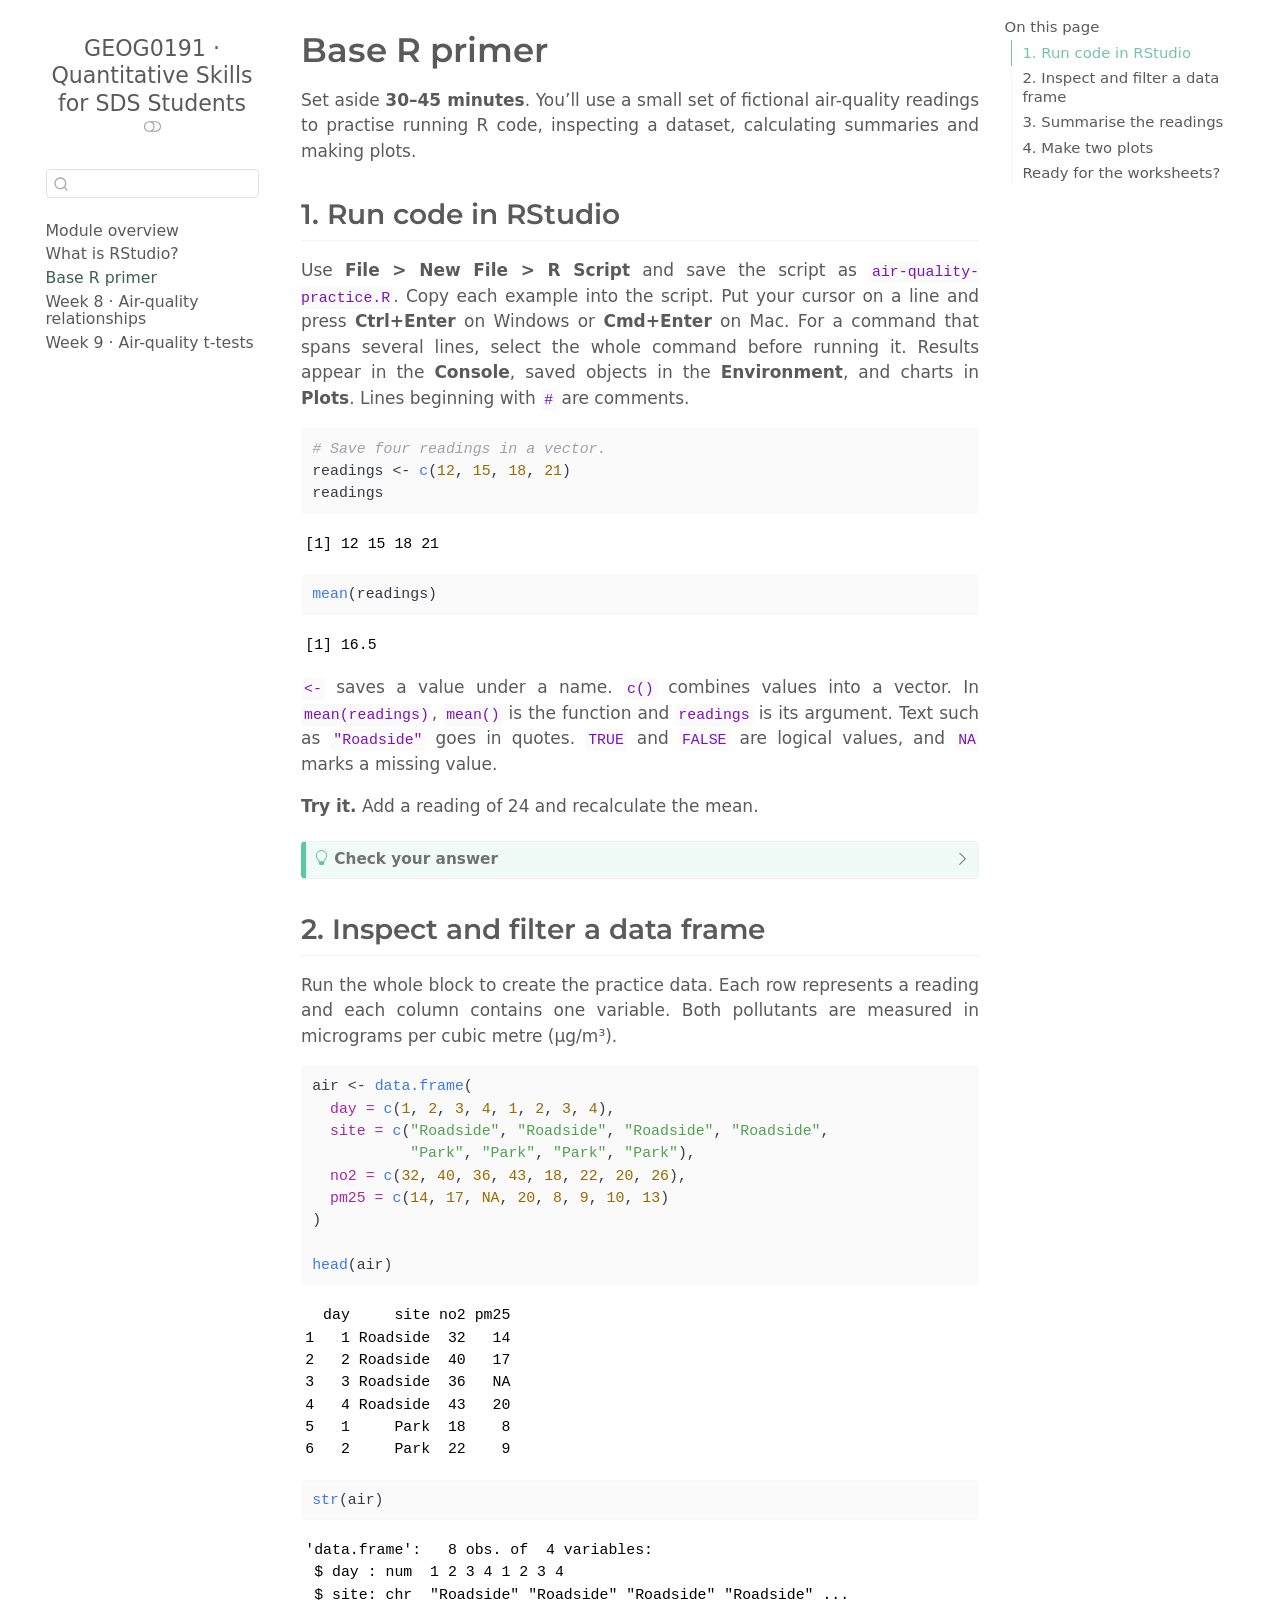
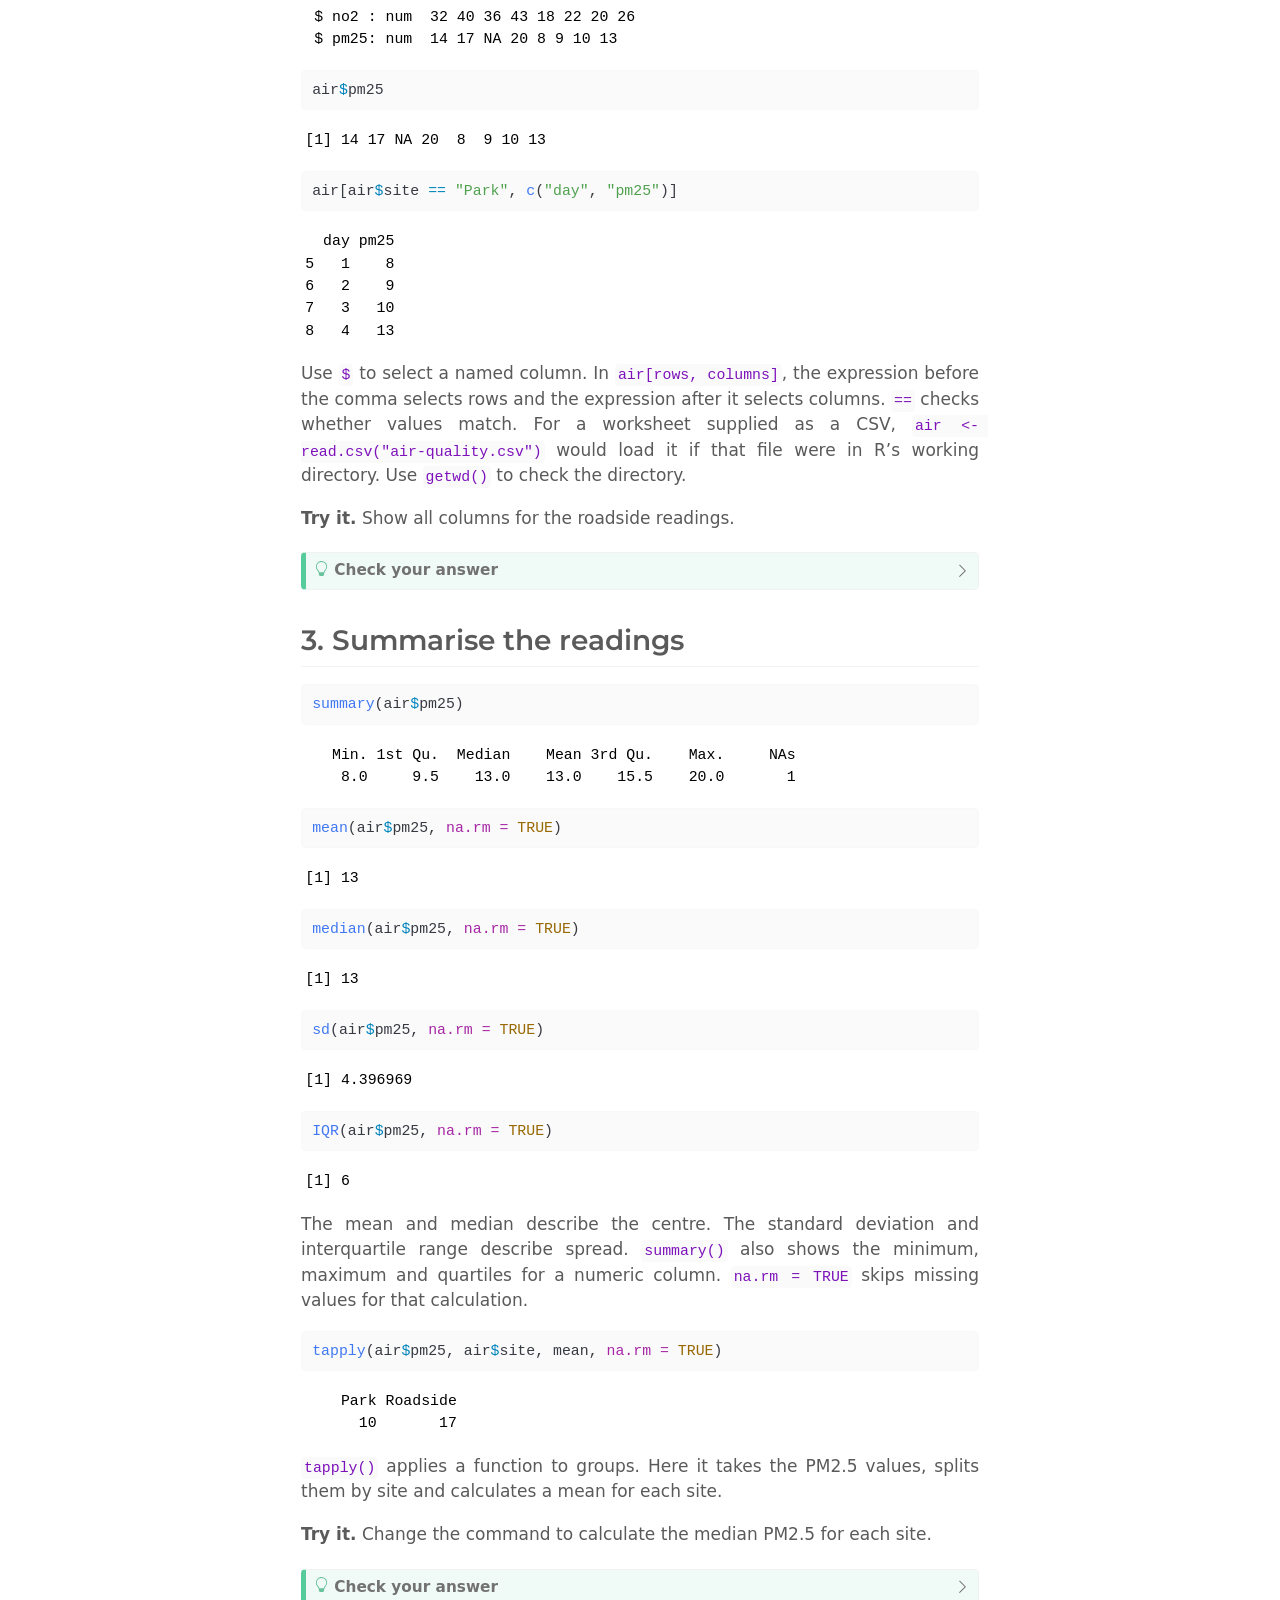
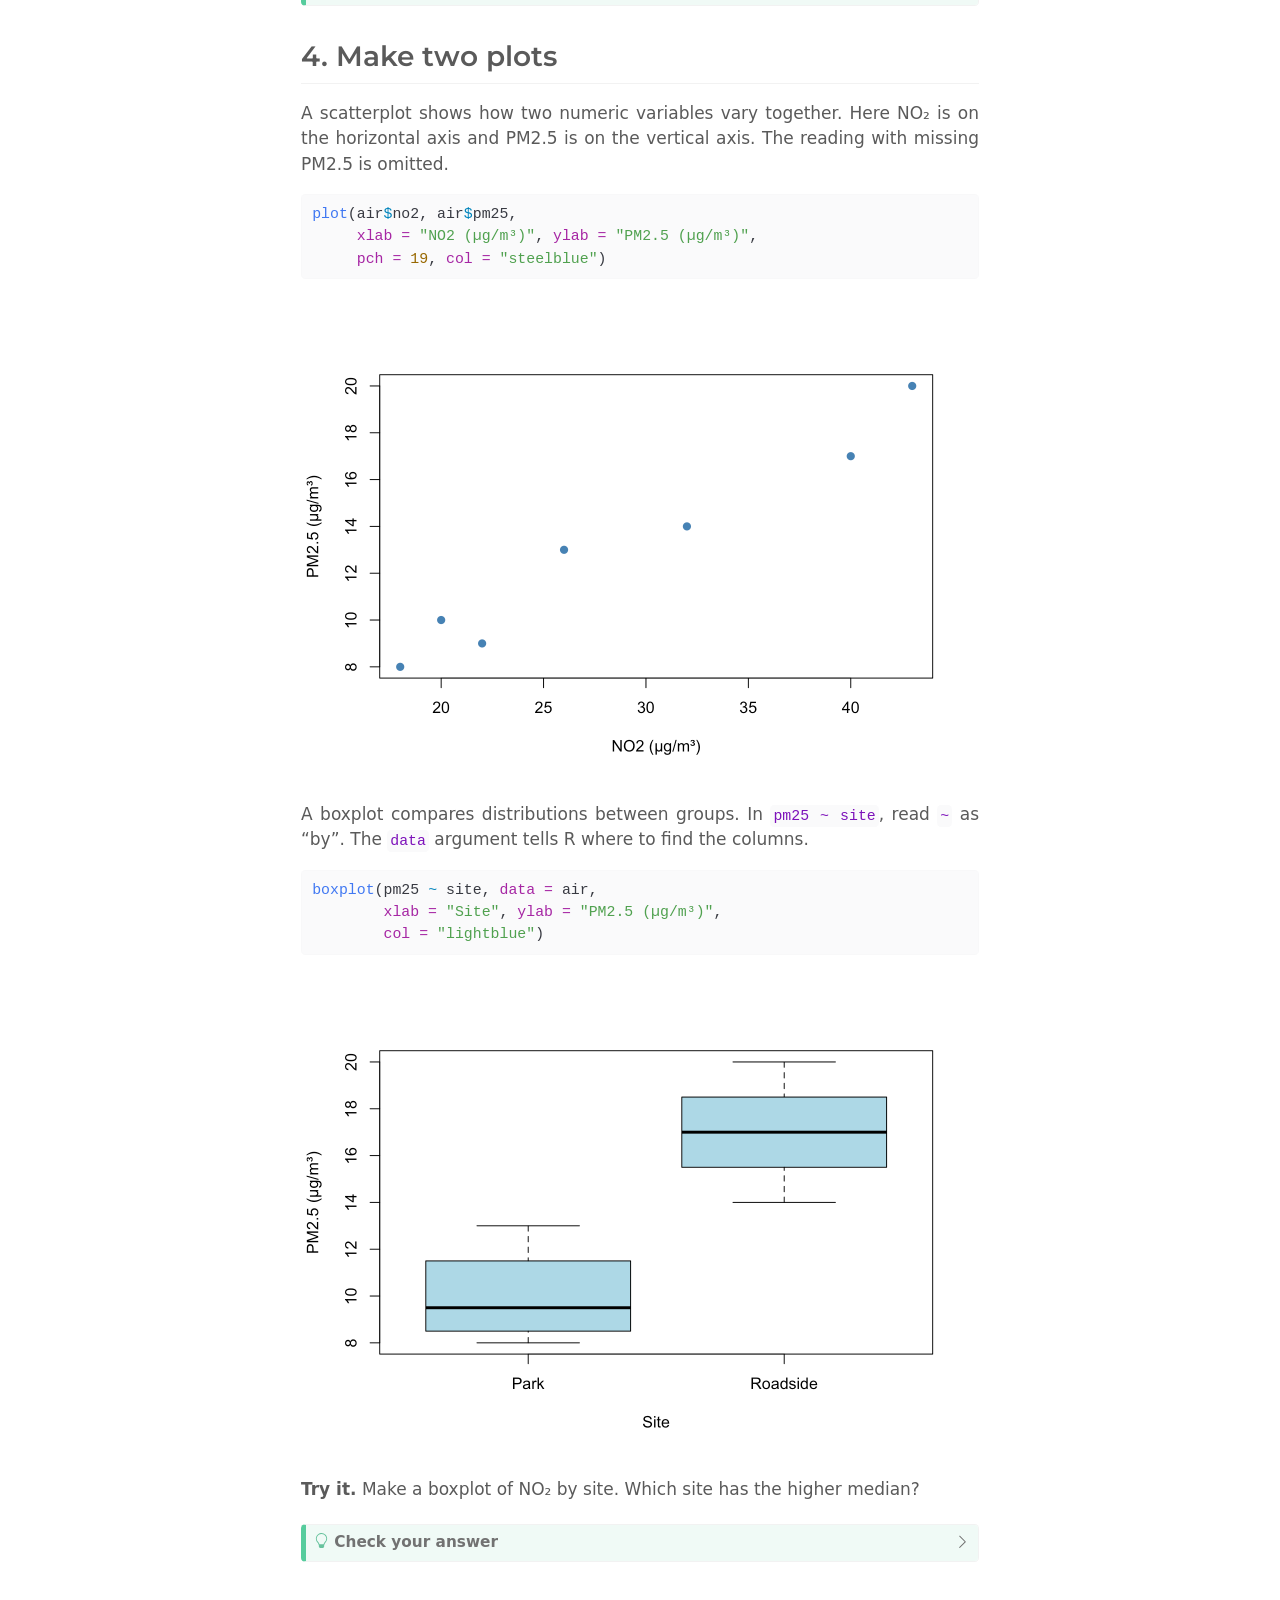
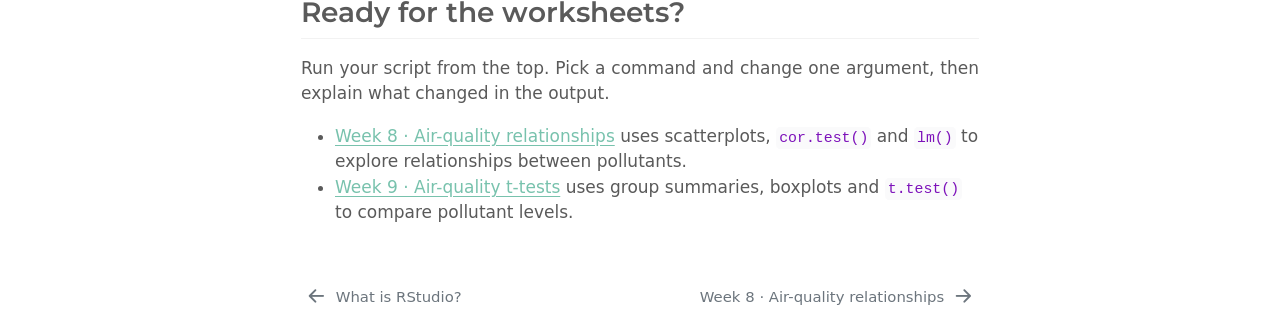
<file: docs/02-base_r_primer.html>
<!DOCTYPE html>
<html xmlns="http://www.w3.org/1999/xhtml" lang="en" xml:lang="en"><head>

<meta charset="utf-8">
<meta name="generator" content="quarto-1.11.9">

<meta name="viewport" content="width=device-width, initial-scale=1.0, user-scalable=yes">


<title>Base R primer – GEOG0191 · Quantitative Skills for SDS Students</title>
<style>
/* Default styles provided by pandoc.
** See https://pandoc.org/MANUAL.html#variables-for-html for config info.
*/
span.smallcaps{font-variant: small-caps;}
div.columns{display: flex; gap: 1.5em;}
div.column{flex: auto;}
@media screen {
div.columns{gap: min(4vw, 1.5em);}
div.column{overflow-x: auto;}
}
div.hanging-indent{margin-left: 1.5em; text-indent: -1.5em;}
ul.task-list{list-style: none;}
ul.task-list li input[type="checkbox"] {
  width: 0.8em;
  margin: 0 0.8em 0.2em -1em; /* quarto-specific, see https://github.com/quarto-dev/quarto-cli/issues/4556 */ 
  vertical-align: middle;
}
/* CSS for syntax highlighting */
html { -webkit-text-size-adjust: 100%; }
pre > code.sourceCode { white-space: pre; position: relative; }
pre > code.sourceCode > span { display: inline-block; line-height: 1.25; }
pre > code.sourceCode > span:empty { height: 1.2em; }
.sourceCode { overflow: visible; }
code.sourceCode > span { color: inherit; text-decoration: inherit; }
div.sourceCode { margin: 1em 0; }
pre.sourceCode { margin: 0; }
@media screen {
div.sourceCode { overflow: auto; }
}
@media print {
pre > code.sourceCode { white-space: pre-wrap; }
pre > code.sourceCode > span { text-indent: -5em; padding-left: 5em; }
}
pre.numberSource code
  { counter-reset: source-line 0; }
pre.numberSource code > span
  { position: relative; left: -4em; counter-increment: source-line; }
pre.numberSource code > span > a:first-child::before
  { content: counter(source-line);
    position: relative; left: -1em; text-align: right; vertical-align: baseline;
    border: none; display: inline-block;
    -webkit-touch-callout: none; -webkit-user-select: none;
    -khtml-user-select: none; -moz-user-select: none;
    -ms-user-select: none; user-select: none;
    padding: 0 4px; width: 4em;
  }
pre.numberSource { margin-left: 3em;  padding-left: 4px; }
div.sourceCode
  {   }
@media screen {
pre > code.sourceCode > span > a:first-child::before { text-decoration: underline; }
}
</style>


<script src="site_libs/quarto-nav/quarto-nav.js"></script>
<script src="site_libs/quarto-nav/headroom.min.js"></script>
<script src="site_libs/clipboard/clipboard.min.js"></script>
<script src="site_libs/quarto-search/autocomplete.umd.js"></script>
<script src="site_libs/quarto-search/fuse.min.js"></script>
<script src="site_libs/quarto-search/quarto-search.js"></script>
<meta name="quarto:offset" content="./">
<link href="./09-london_airquality_relationships.html" rel="next">
<link href="./01-what_is_rstudio.html" rel="prev">
<script src="site_libs/quarto-html/quarto.js" type="module"></script>
<script src="site_libs/quarto-html/tabsets/tabsets.js" type="module"></script>
<script src="site_libs/quarto-html/scrollable-regions/scrollable-regions.js" type="module"></script>
<script src="site_libs/quarto-html/popper.min.js"></script>
<script src="site_libs/quarto-html/tippy.umd.min.js"></script>
<script src="site_libs/quarto-html/anchor.min.js"></script>
<link href="site_libs/quarto-html/tippy.css" rel="stylesheet">
<link href="site_libs/quarto-html/quarto-syntax-highlighting-c2b08e7e9e4d0725d7c99c9a799ba6e7.css" rel="stylesheet" class="quarto-color-scheme" id="quarto-text-highlighting-styles">
<link href="site_libs/quarto-html/quarto-syntax-highlighting-dark-b64bf133a05c9b35a1c1b0604a81005c.css" rel="stylesheet" class="quarto-color-scheme quarto-color-alternate" id="quarto-text-highlighting-styles">
<link href="site_libs/quarto-html/quarto-syntax-highlighting-c2b08e7e9e4d0725d7c99c9a799ba6e7.css" rel="stylesheet" class="quarto-color-scheme-extra" id="quarto-text-highlighting-styles">
<script src="site_libs/bootstrap/bootstrap.min.js"></script>
<link href="site_libs/bootstrap/bootstrap-icons.css" rel="stylesheet">
<link href="site_libs/bootstrap/bootstrap-5db68345d1c894ac25164dea69aedfac.min.css" rel="stylesheet" append-hash="true" class="quarto-color-scheme" id="quarto-bootstrap" data-mode="light">
<link href="site_libs/bootstrap/bootstrap-dark-2c276f5c0ceea2bc887d9467728f8e15.min.css" rel="stylesheet" append-hash="true" class="quarto-color-scheme quarto-color-alternate" id="quarto-bootstrap" data-mode="dark">
<link href="site_libs/bootstrap/bootstrap-5db68345d1c894ac25164dea69aedfac.min.css" rel="stylesheet" append-hash="true" class="quarto-color-scheme-extra" id="quarto-bootstrap" data-mode="light">
<script id="quarto-search-options" type="application/json">{
  "location": "sidebar",
  "copy-button": false,
  "collapse-after": 3,
  "panel-placement": "start",
  "type": "textbox",
  "limit": 50,
  "keyboard-shortcut": [
    "f",
    "/",
    "s"
  ],
  "show-item-context": false,
  "language": {
    "search-no-results-text": "No results",
    "search-matching-documents-text": "matching documents",
    "search-copy-link-title": "Copy link to search",
    "search-hide-matches-text": "Hide additional matches",
    "search-more-match-text": "more match in this document",
    "search-more-matches-text": "more matches in this document",
    "search-clear-button-title": "Clear",
    "search-text-placeholder": "",
    "search-detached-cancel-button-title": "Cancel",
    "search-submit-button-title": "Submit",
    "search-label": "Search"
  }
}</script>
<style>html{ scroll-behavior: smooth; }</style>


<link rel="stylesheet" href="assets/all_css/styles.css">
</head>

<body class="nav-sidebar floating quarto-light"><a id="quarto-skip-link" class="visually-hidden-focusable" href="#quarto-document-content">Skip to main content</a><script id="quarto-html-before-body" type="application/javascript">
    const toggleBodyColorMode = (bsSheetEl) => {
      const mode = bsSheetEl.getAttribute("data-mode");
      const bodyEl = window.document.querySelector("body");
      if (mode === "dark") {
        bodyEl.classList.add("quarto-dark");
        bodyEl.classList.remove("quarto-light");
      } else {
        bodyEl.classList.add("quarto-light");
        bodyEl.classList.remove("quarto-dark");
      }
    }
    const toggleBodyColorPrimary = () => {
      const bsSheetEl = window.document.querySelector("link#quarto-bootstrap:not([rel=disabled-stylesheet])");
      if (bsSheetEl) {
        toggleBodyColorMode(bsSheetEl);
      }
    }
    const setColorSchemeToggle = (alternate) => {
      const toggles = window.document.querySelectorAll('.quarto-color-scheme-toggle');
      for (let i=0; i < toggles.length; i++) {
        const toggle = toggles[i];
        if (toggle) {
          toggle.setAttribute("aria-checked", alternate ? "true" : "false");
          if (alternate) {
            toggle.classList.add("alternate");
          } else {
            toggle.classList.remove("alternate");
          }
        }
      }
    };
    const toggleColorMode = (alternate) => {
      // Switch the stylesheets
      const primaryStylesheets = window.document.querySelectorAll('link.quarto-color-scheme:not(.quarto-color-alternate)');
      const alternateStylesheets = window.document.querySelectorAll('link.quarto-color-scheme.quarto-color-alternate');
      manageTransitions('#quarto-margin-sidebar .nav-link', false);
      if (alternate) {
        // note: dark is layered on light, we don't disable primary!
        enableStylesheet(alternateStylesheets);
        for (const sheetNode of alternateStylesheets) {
          if (sheetNode.id === "quarto-bootstrap") {
            toggleBodyColorMode(sheetNode);
          }
        }
      } else {
        disableStylesheet(alternateStylesheets);
        enableStylesheet(primaryStylesheets)
        toggleBodyColorPrimary();
      }
      manageTransitions('#quarto-margin-sidebar .nav-link', true);
      // Switch the toggles
      setColorSchemeToggle(alternate)
    }
    // Hack to workaround the fact that safari doesn't
    // properly recolor the scrollbar when toggling (#1455).
    // Not run on load: stylesheets are set before first paint there, and
    // scrolling would undo the scroll to a URL fragment (#14973).
    // The one pixel nudge keeps the reader where they were.
    const refreshSafariScrollbar = () => {
      if (navigator.userAgent.indexOf('Safari') > 0 && navigator.userAgent.indexOf('Chrome') == -1) {
        manageTransitions("body", false);
        const scrollY = window.scrollY;
        window.scrollTo(0, scrollY > 0 ? scrollY - 1 : 1);
        setTimeout(() => {
          window.scrollTo(0, scrollY);
          manageTransitions("body", true);
        }, 40);
      }
    }
    const disableStylesheet = (stylesheets) => {
      for (let i=0; i < stylesheets.length; i++) {
        const stylesheet = stylesheets[i];
        stylesheet.rel = 'disabled-stylesheet';
      }
    }
    const enableStylesheet = (stylesheets) => {
      for (let i=0; i < stylesheets.length; i++) {
        const stylesheet = stylesheets[i];
        if(stylesheet.rel !== 'stylesheet') { // for Chrome, which will still FOUC without this check
          stylesheet.rel = 'stylesheet';
        }
      }
    }
    const manageTransitions = (selector, allowTransitions) => {
      const els = window.document.querySelectorAll(selector);
      for (let i=0; i < els.length; i++) {
        const el = els[i];
        if (allowTransitions) {
          el.classList.remove('notransition');
        } else {
          el.classList.add('notransition');
        }
      }
    }
    const isFileUrl = () => {
      return window.location.protocol === 'file:';
    }
    const hasAlternateSentinel = () => {
      let styleSentinel = getColorSchemeSentinel();
      if (styleSentinel !== null) {
        return styleSentinel === "alternate";
      } else {
        return false;
      }
    }
    const setStyleSentinel = (alternate) => {
      const value = alternate ? "alternate" : "default";
      if (!isFileUrl()) {
        window.localStorage.setItem("quarto-color-scheme", value);
      } else {
        localAlternateSentinel = value;
      }
    }
    const getColorSchemeSentinel = () => {
      if (!isFileUrl()) {
        const storageValue = window.localStorage.getItem("quarto-color-scheme");
        return storageValue != null ? storageValue : localAlternateSentinel;
      } else {
        return localAlternateSentinel;
      }
    }
    const toggleGiscusIfUsed = (isAlternate, darkModeDefault) => {
      const baseTheme = document.querySelector('#giscus-base-theme')?.value ?? 'light';
      const alternateTheme = document.querySelector('#giscus-alt-theme')?.value ?? 'dark';
      let newTheme = '';
      if(authorPrefersDark) {
        newTheme = isAlternate ? baseTheme : alternateTheme;
      } else {
        newTheme = isAlternate ? alternateTheme : baseTheme;
      }
      const changeGiscusTheme = () => {
        // From: https://github.com/giscus/giscus/issues/336
        const sendMessage = (message) => {
          const iframe = document.querySelector('iframe.giscus-frame');
          if (!iframe) return;
          iframe.contentWindow.postMessage({ giscus: message }, 'https://giscus.app');
        }
        sendMessage({
          setConfig: {
            theme: newTheme
          }
        });
      }
      const isGiscussLoaded = window.document.querySelector('iframe.giscus-frame') !== null;
      if (isGiscussLoaded) {
        changeGiscusTheme();
      }
    };
    const authorPrefersDark = false;
    const darkModeDefault = authorPrefersDark;
      document.querySelector('link#quarto-text-highlighting-styles.quarto-color-scheme-extra').rel = 'disabled-stylesheet';
      document.querySelector('link#quarto-bootstrap.quarto-color-scheme-extra').rel = 'disabled-stylesheet';
    let localAlternateSentinel = darkModeDefault ? 'alternate' : 'default';
    // Dark / light mode switch
    window.quartoToggleColorScheme = () => {
      // Read the current dark / light value
      let toAlternate = !hasAlternateSentinel();
      toggleColorMode(toAlternate);
      refreshSafariScrollbar();
      setStyleSentinel(toAlternate);
      toggleGiscusIfUsed(toAlternate, darkModeDefault);
      window.dispatchEvent(new Event('resize'));
    };
    // Switch to dark mode if need be
    if (hasAlternateSentinel()) {
      toggleColorMode(true);
    } else {
      toggleColorMode(false);
    }
  </script>

<div id="quarto-search-results"></div>
  <header id="quarto-header" class="headroom fixed-top">
  <nav class="quarto-secondary-nav" aria-label="Toolbar">
    <div class="container-fluid d-flex">
      <button type="button" class="quarto-btn-toggle btn" data-bs-toggle="collapse" role="button" data-bs-target=".quarto-sidebar-collapse-item" aria-controls="quarto-sidebar" aria-expanded="false" aria-label="Toggle sidebar navigation" onclick="if (window.quartoToggleHeadroom) { window.quartoToggleHeadroom(); }">
        <i class="bi bi-layout-text-sidebar-reverse"></i>
      </button>
        <nav class="quarto-page-breadcrumbs" aria-label="Breadcrumbs"><ol class="breadcrumb"><li class="breadcrumb-item"><a href="./02-base_r_primer.html">Base R primer</a></li></ol></nav>
        <a class="flex-grow-1" data-bs-toggle="collapse" data-bs-target=".quarto-sidebar-collapse-item" onclick="if (window.quartoToggleHeadroom) { window.quartoToggleHeadroom(); }">      
        </a>
      <button type="button" class="btn quarto-search-button" aria-label="Search" onclick="window.quartoOpenSearch();">
        <i class="bi bi-search"></i>
      </button>
    </div>
  </nav>
</header>
<!-- content -->
<div id="quarto-content" class="quarto-container page-columns page-rows-contents page-layout-article">
<!-- sidebar -->
  <nav id="quarto-sidebar" class="sidebar collapse collapse-horizontal quarto-sidebar-collapse-item sidebar-navigation floating overflow-auto" aria-label="Site">
    <div class="pt-lg-2 mt-2 text-left sidebar-header">
    <div class="sidebar-title mb-0 py-0">
      <a href="./">GEOG0191 · Quantitative Skills for SDS Students</a> 
        <div class="sidebar-tools-main">
  <button type="button" role="switch" aria-checked="false" class="quarto-color-scheme-toggle quarto-navigation-tool  px-1" onclick="window.quartoToggleColorScheme(); return false;" title="Toggle dark mode" aria-label="Toggle dark mode"><i class="bi"></i></button>
</div>
    </div>
      </div>
        <div class="mt-2 flex-shrink-0 align-items-center">
        <div class="sidebar-search">
        <div id="quarto-search" class="" title="Search"></div>
        </div>
        </div>
    <div class="sidebar-menu-container"> 
    <ul class="list-unstyled mt-1">
        <li class="sidebar-item">
  <div class="sidebar-item-container"> 
  <a href="./index.html" class="sidebar-item-text sidebar-link">
 <span class="menu-text">Module overview</span></a>
  </div>
</li>
        <li class="sidebar-item">
  <div class="sidebar-item-container"> 
  <a href="./01-what_is_rstudio.html" class="sidebar-item-text sidebar-link">
 <span class="menu-text">What is RStudio?</span></a>
  </div>
</li>
        <li class="sidebar-item">
  <div class="sidebar-item-container"> 
  <a href="./02-base_r_primer.html" class="sidebar-item-text sidebar-link active">
 <span class="menu-text">Base R primer</span></a>
  </div>
</li>
        <li class="sidebar-item">
  <div class="sidebar-item-container"> 
  <a href="./09-london_airquality_relationships.html" class="sidebar-item-text sidebar-link">
 <span class="menu-text">Week 8 · Air-quality relationships</span></a>
  </div>
</li>
        <li class="sidebar-item">
  <div class="sidebar-item-container"> 
  <a href="./10-london_airquality_ttests.html" class="sidebar-item-text sidebar-link">
 <span class="menu-text">Week 9 · Air-quality t-tests</span></a>
  </div>
</li>
    </ul>
    </div>
</nav>
<div id="quarto-sidebar-glass" class="quarto-sidebar-collapse-item" data-bs-toggle="collapse" data-bs-target=".quarto-sidebar-collapse-item"></div>
<!-- margin-sidebar -->
    <div id="quarto-margin-sidebar" class="sidebar margin-sidebar">
        <nav id="TOC" role="doc-toc" aria-labelledby="toc-title" class="toc-active">
    <h2 id="toc-title">On this page</h2>
   
  <ul>
  <li><a href="#run-code-in-rstudio" id="toc-run-code-in-rstudio" class="nav-link active" data-scroll-target="#run-code-in-rstudio">1. Run code in RStudio</a></li>
  <li><a href="#inspect-and-filter-a-data-frame" id="toc-inspect-and-filter-a-data-frame" class="nav-link" data-scroll-target="#inspect-and-filter-a-data-frame">2. Inspect and filter a data frame</a></li>
  <li><a href="#summarise-the-readings" id="toc-summarise-the-readings" class="nav-link" data-scroll-target="#summarise-the-readings">3. Summarise the readings</a></li>
  <li><a href="#make-two-plots" id="toc-make-two-plots" class="nav-link" data-scroll-target="#make-two-plots">4. Make two plots</a></li>
  <li><a href="#ready-for-the-worksheets" id="toc-ready-for-the-worksheets" class="nav-link" data-scroll-target="#ready-for-the-worksheets">Ready for the worksheets?</a></li>
  </ul>
</nav>
    </div>
<!-- main -->
<main class="content" id="quarto-document-content" tabindex="-1">


<header id="title-block-header" class="quarto-title-block default">
<div class="quarto-title">
<h1 class="title">Base R primer</h1>
</div>



<div class="quarto-title-meta">

    
  
    
  </div>
  


</header>


<p>Set aside <strong>30–45 minutes</strong>. You’ll use a small set of fictional air-quality readings to practise running R code, inspecting a dataset, calculating summaries and making plots.</p>
<section id="run-code-in-rstudio" class="level2">
<h2 class="anchored" data-anchor-id="run-code-in-rstudio">1. Run code in RStudio</h2>
<p>Use <strong>File &gt; New File &gt; R Script</strong> and save the script as <code>air-quality-practice.R</code>. Copy each example into the script. Put your cursor on a line and press <strong>Ctrl+Enter</strong> on Windows or <strong>Cmd+Enter</strong> on Mac. For a command that spans several lines, select the whole command before running it. Results appear in the <strong>Console</strong>, saved objects in the <strong>Environment</strong>, and charts in <strong>Plots</strong>. Lines beginning with <code>#</code> are comments.</p>
<div class="cell">
<div class="code-copy-outer-scaffold"><div class="sourceCode cell-code" id="cb1"><pre class="sourceCode r code-with-copy"><code class="sourceCode r"><span id="cb1-1"><a href="#cb1-1" aria-hidden="true" tabindex="-1"></a><span class="co"># Save four readings in a vector.</span></span>
<span id="cb1-2"><a href="#cb1-2" aria-hidden="true" tabindex="-1"></a>readings <span class="ot">&lt;-</span> <span class="fu">c</span>(<span class="dv">12</span>, <span class="dv">15</span>, <span class="dv">18</span>, <span class="dv">21</span>)</span>
<span id="cb1-3"><a href="#cb1-3" aria-hidden="true" tabindex="-1"></a>readings</span></code></pre></div><button title="Copy to Clipboard" class="code-copy-button"><i class="bi"></i></button></div>
<div class="cell-output cell-output-stdout">
<pre><code>[1] 12 15 18 21</code></pre>
</div>
<div class="code-copy-outer-scaffold"><div class="sourceCode cell-code" id="cb3"><pre class="sourceCode r code-with-copy"><code class="sourceCode r"><span id="cb3-1"><a href="#cb3-1" aria-hidden="true" tabindex="-1"></a><span class="fu">mean</span>(readings)</span></code></pre></div><button title="Copy to Clipboard" class="code-copy-button"><i class="bi"></i></button></div>
<div class="cell-output cell-output-stdout">
<pre><code>[1] 16.5</code></pre>
</div>
</div>
<p><code>&lt;-</code> saves a value under a name. <code>c()</code> combines values into a vector. In <code>mean(readings)</code>, <code>mean()</code> is the function and <code>readings</code> is its argument. Text such as <code>"Roadside"</code> goes in quotes. <code>TRUE</code> and <code>FALSE</code> are logical values, and <code>NA</code> marks a missing value.</p>
<p><strong>Try it.</strong> Add a reading of 24 and recalculate the mean.</p>
<div class="callout callout-style-default callout-tip callout-titled">
<div class="callout-header d-flex align-content-center collapsed" data-bs-toggle="collapse" data-bs-target=".callout-1-contents" aria-controls="callout-1" aria-expanded="false" aria-label="Toggle callout">
<div class="callout-icon-container">
<i class="callout-icon"></i>
</div>
<div class="callout-title-container flex-fill">
<span class="screen-reader-only">Tip</span>Check your answer
</div>
<div class="callout-btn-toggle d-inline-block border-0 py-1 ps-1 pe-0 float-end"><i class="callout-toggle"></i></div>
</div>
<div id="callout-1" class="callout-1-contents callout-collapse collapse">
<div class="callout-body-container callout-body">
<p>Run <code>readings &lt;- c(12, 15, 18, 21, 24)</code> and then <code>mean(readings)</code>. The result is 18.</p>
</div>
</div>
</div>
</section>
<section id="inspect-and-filter-a-data-frame" class="level2">
<h2 class="anchored" data-anchor-id="inspect-and-filter-a-data-frame">2. Inspect and filter a data frame</h2>
<p>Run the whole block to create the practice data. Each row represents a reading and each column contains one variable. Both pollutants are measured in micrograms per cubic metre (µg/m³).</p>
<div class="cell">
<div class="code-copy-outer-scaffold"><div class="sourceCode cell-code" id="cb5"><pre class="sourceCode r code-with-copy"><code class="sourceCode r"><span id="cb5-1"><a href="#cb5-1" aria-hidden="true" tabindex="-1"></a>air <span class="ot">&lt;-</span> <span class="fu">data.frame</span>(</span>
<span id="cb5-2"><a href="#cb5-2" aria-hidden="true" tabindex="-1"></a>  <span class="at">day =</span> <span class="fu">c</span>(<span class="dv">1</span>, <span class="dv">2</span>, <span class="dv">3</span>, <span class="dv">4</span>, <span class="dv">1</span>, <span class="dv">2</span>, <span class="dv">3</span>, <span class="dv">4</span>),</span>
<span id="cb5-3"><a href="#cb5-3" aria-hidden="true" tabindex="-1"></a>  <span class="at">site =</span> <span class="fu">c</span>(<span class="st">"Roadside"</span>, <span class="st">"Roadside"</span>, <span class="st">"Roadside"</span>, <span class="st">"Roadside"</span>,</span>
<span id="cb5-4"><a href="#cb5-4" aria-hidden="true" tabindex="-1"></a>           <span class="st">"Park"</span>, <span class="st">"Park"</span>, <span class="st">"Park"</span>, <span class="st">"Park"</span>),</span>
<span id="cb5-5"><a href="#cb5-5" aria-hidden="true" tabindex="-1"></a>  <span class="at">no2 =</span> <span class="fu">c</span>(<span class="dv">32</span>, <span class="dv">40</span>, <span class="dv">36</span>, <span class="dv">43</span>, <span class="dv">18</span>, <span class="dv">22</span>, <span class="dv">20</span>, <span class="dv">26</span>),</span>
<span id="cb5-6"><a href="#cb5-6" aria-hidden="true" tabindex="-1"></a>  <span class="at">pm25 =</span> <span class="fu">c</span>(<span class="dv">14</span>, <span class="dv">17</span>, <span class="cn">NA</span>, <span class="dv">20</span>, <span class="dv">8</span>, <span class="dv">9</span>, <span class="dv">10</span>, <span class="dv">13</span>)</span>
<span id="cb5-7"><a href="#cb5-7" aria-hidden="true" tabindex="-1"></a>)</span>
<span id="cb5-8"><a href="#cb5-8" aria-hidden="true" tabindex="-1"></a></span>
<span id="cb5-9"><a href="#cb5-9" aria-hidden="true" tabindex="-1"></a><span class="fu">head</span>(air)</span></code></pre></div><button title="Copy to Clipboard" class="code-copy-button"><i class="bi"></i></button></div>
<div class="cell-output cell-output-stdout">
<pre><code>  day     site no2 pm25
1   1 Roadside  32   14
2   2 Roadside  40   17
3   3 Roadside  36   NA
4   4 Roadside  43   20
5   1     Park  18    8
6   2     Park  22    9</code></pre>
</div>
<div class="code-copy-outer-scaffold"><div class="sourceCode cell-code" id="cb7"><pre class="sourceCode r code-with-copy"><code class="sourceCode r"><span id="cb7-1"><a href="#cb7-1" aria-hidden="true" tabindex="-1"></a><span class="fu">str</span>(air)</span></code></pre></div><button title="Copy to Clipboard" class="code-copy-button"><i class="bi"></i></button></div>
<div class="cell-output cell-output-stdout">
<pre><code>'data.frame':   8 obs. of  4 variables:
 $ day : num  1 2 3 4 1 2 3 4
 $ site: chr  "Roadside" "Roadside" "Roadside" "Roadside" ...
 $ no2 : num  32 40 36 43 18 22 20 26
 $ pm25: num  14 17 NA 20 8 9 10 13</code></pre>
</div>
<div class="code-copy-outer-scaffold"><div class="sourceCode cell-code" id="cb9"><pre class="sourceCode r code-with-copy"><code class="sourceCode r"><span id="cb9-1"><a href="#cb9-1" aria-hidden="true" tabindex="-1"></a>air<span class="sc">$</span>pm25</span></code></pre></div><button title="Copy to Clipboard" class="code-copy-button"><i class="bi"></i></button></div>
<div class="cell-output cell-output-stdout">
<pre><code>[1] 14 17 NA 20  8  9 10 13</code></pre>
</div>
<div class="code-copy-outer-scaffold"><div class="sourceCode cell-code" id="cb11"><pre class="sourceCode r code-with-copy"><code class="sourceCode r"><span id="cb11-1"><a href="#cb11-1" aria-hidden="true" tabindex="-1"></a>air[air<span class="sc">$</span>site <span class="sc">==</span> <span class="st">"Park"</span>, <span class="fu">c</span>(<span class="st">"day"</span>, <span class="st">"pm25"</span>)]</span></code></pre></div><button title="Copy to Clipboard" class="code-copy-button"><i class="bi"></i></button></div>
<div class="cell-output cell-output-stdout">
<pre><code>  day pm25
5   1    8
6   2    9
7   3   10
8   4   13</code></pre>
</div>
</div>
<p>Use <code>$</code> to select a named column. In <code>air[rows, columns]</code>, the expression before the comma selects rows and the expression after it selects columns. <code>==</code> checks whether values match. For a worksheet supplied as a CSV, <code>air &lt;- read.csv("air-quality.csv")</code> would load it if that file were in R’s working directory. Use <code>getwd()</code> to check the directory.</p>
<p><strong>Try it.</strong> Show all columns for the roadside readings.</p>
<div class="callout callout-style-default callout-tip callout-titled">
<div class="callout-header d-flex align-content-center collapsed" data-bs-toggle="collapse" data-bs-target=".callout-2-contents" aria-controls="callout-2" aria-expanded="false" aria-label="Toggle callout">
<div class="callout-icon-container">
<i class="callout-icon"></i>
</div>
<div class="callout-title-container flex-fill">
<span class="screen-reader-only">Tip</span>Check your answer
</div>
<div class="callout-btn-toggle d-inline-block border-0 py-1 ps-1 pe-0 float-end"><i class="callout-toggle"></i></div>
</div>
<div id="callout-2" class="callout-2-contents callout-collapse collapse">
<div class="callout-body-container callout-body">
<p><code>air[air$site == "Roadside", ]</code> returns four rows. The empty space after the comma keeps all columns.</p>
</div>
</div>
</div>
</section>
<section id="summarise-the-readings" class="level2">
<h2 class="anchored" data-anchor-id="summarise-the-readings">3. Summarise the readings</h2>
<div class="cell">
<div class="code-copy-outer-scaffold"><div class="sourceCode cell-code" id="cb13"><pre class="sourceCode r code-with-copy"><code class="sourceCode r"><span id="cb13-1"><a href="#cb13-1" aria-hidden="true" tabindex="-1"></a><span class="fu">summary</span>(air<span class="sc">$</span>pm25)</span></code></pre></div><button title="Copy to Clipboard" class="code-copy-button"><i class="bi"></i></button></div>
<div class="cell-output cell-output-stdout">
<pre><code>   Min. 1st Qu.  Median    Mean 3rd Qu.    Max.     NAs 
    8.0     9.5    13.0    13.0    15.5    20.0       1 </code></pre>
</div>
<div class="code-copy-outer-scaffold"><div class="sourceCode cell-code" id="cb15"><pre class="sourceCode r code-with-copy"><code class="sourceCode r"><span id="cb15-1"><a href="#cb15-1" aria-hidden="true" tabindex="-1"></a><span class="fu">mean</span>(air<span class="sc">$</span>pm25, <span class="at">na.rm =</span> <span class="cn">TRUE</span>)</span></code></pre></div><button title="Copy to Clipboard" class="code-copy-button"><i class="bi"></i></button></div>
<div class="cell-output cell-output-stdout">
<pre><code>[1] 13</code></pre>
</div>
<div class="code-copy-outer-scaffold"><div class="sourceCode cell-code" id="cb17"><pre class="sourceCode r code-with-copy"><code class="sourceCode r"><span id="cb17-1"><a href="#cb17-1" aria-hidden="true" tabindex="-1"></a><span class="fu">median</span>(air<span class="sc">$</span>pm25, <span class="at">na.rm =</span> <span class="cn">TRUE</span>)</span></code></pre></div><button title="Copy to Clipboard" class="code-copy-button"><i class="bi"></i></button></div>
<div class="cell-output cell-output-stdout">
<pre><code>[1] 13</code></pre>
</div>
<div class="code-copy-outer-scaffold"><div class="sourceCode cell-code" id="cb19"><pre class="sourceCode r code-with-copy"><code class="sourceCode r"><span id="cb19-1"><a href="#cb19-1" aria-hidden="true" tabindex="-1"></a><span class="fu">sd</span>(air<span class="sc">$</span>pm25, <span class="at">na.rm =</span> <span class="cn">TRUE</span>)</span></code></pre></div><button title="Copy to Clipboard" class="code-copy-button"><i class="bi"></i></button></div>
<div class="cell-output cell-output-stdout">
<pre><code>[1] 4.396969</code></pre>
</div>
<div class="code-copy-outer-scaffold"><div class="sourceCode cell-code" id="cb21"><pre class="sourceCode r code-with-copy"><code class="sourceCode r"><span id="cb21-1"><a href="#cb21-1" aria-hidden="true" tabindex="-1"></a><span class="fu">IQR</span>(air<span class="sc">$</span>pm25, <span class="at">na.rm =</span> <span class="cn">TRUE</span>)</span></code></pre></div><button title="Copy to Clipboard" class="code-copy-button"><i class="bi"></i></button></div>
<div class="cell-output cell-output-stdout">
<pre><code>[1] 6</code></pre>
</div>
</div>
<p>The mean and median describe the centre. The standard deviation and interquartile range describe spread. <code>summary()</code> also shows the minimum, maximum and quartiles for a numeric column. <code>na.rm = TRUE</code> skips missing values for that calculation.</p>
<div class="cell">
<div class="code-copy-outer-scaffold"><div class="sourceCode cell-code" id="cb23"><pre class="sourceCode r code-with-copy"><code class="sourceCode r"><span id="cb23-1"><a href="#cb23-1" aria-hidden="true" tabindex="-1"></a><span class="fu">tapply</span>(air<span class="sc">$</span>pm25, air<span class="sc">$</span>site, mean, <span class="at">na.rm =</span> <span class="cn">TRUE</span>)</span></code></pre></div><button title="Copy to Clipboard" class="code-copy-button"><i class="bi"></i></button></div>
<div class="cell-output cell-output-stdout">
<pre><code>    Park Roadside 
      10       17 </code></pre>
</div>
</div>
<p><code>tapply()</code> applies a function to groups. Here it takes the PM2.5 values, splits them by site and calculates a mean for each site.</p>
<p><strong>Try it.</strong> Change the command to calculate the median PM2.5 for each site.</p>
<div class="callout callout-style-default callout-tip callout-titled">
<div class="callout-header d-flex align-content-center collapsed" data-bs-toggle="collapse" data-bs-target=".callout-3-contents" aria-controls="callout-3" aria-expanded="false" aria-label="Toggle callout">
<div class="callout-icon-container">
<i class="callout-icon"></i>
</div>
<div class="callout-title-container flex-fill">
<span class="screen-reader-only">Tip</span>Check your answer
</div>
<div class="callout-btn-toggle d-inline-block border-0 py-1 ps-1 pe-0 float-end"><i class="callout-toggle"></i></div>
</div>
<div id="callout-3" class="callout-3-contents callout-collapse collapse">
<div class="callout-body-container callout-body">
<p><code>tapply(air$pm25, air$site, median, na.rm = TRUE)</code> gives 9.5 for Park and 17 for Roadside.</p>
</div>
</div>
</div>
</section>
<section id="make-two-plots" class="level2">
<h2 class="anchored" data-anchor-id="make-two-plots">4. Make two plots</h2>
<p>A scatterplot shows how two numeric variables vary together. Here NO₂ is on the horizontal axis and PM2.5 is on the vertical axis. The reading with missing PM2.5 is omitted.</p>
<div class="cell">
<div class="code-copy-outer-scaffold"><div class="sourceCode cell-code" id="cb25"><pre class="sourceCode r code-with-copy"><code class="sourceCode r"><span id="cb25-1"><a href="#cb25-1" aria-hidden="true" tabindex="-1"></a><span class="fu">plot</span>(air<span class="sc">$</span>no2, air<span class="sc">$</span>pm25,</span>
<span id="cb25-2"><a href="#cb25-2" aria-hidden="true" tabindex="-1"></a>     <span class="at">xlab =</span> <span class="st">"NO2 (µg/m³)"</span>, <span class="at">ylab =</span> <span class="st">"PM2.5 (µg/m³)"</span>,</span>
<span id="cb25-3"><a href="#cb25-3" aria-hidden="true" tabindex="-1"></a>     <span class="at">pch =</span> <span class="dv">19</span>, <span class="at">col =</span> <span class="st">"steelblue"</span>)</span></code></pre></div><button title="Copy to Clipboard" class="code-copy-button"><i class="bi"></i></button></div>
<div class="cell-output-display">
<div>
<figure class="figure">
<p><img src="02-base_r_primer_files/figure-html/unnamed-chunk-5-1.png" class="img-fluid figure-img" alt="Scatterplot of seven readings. PM2.5 tends to rise with NO2." width="672"></p>
</figure>
</div>
</div>
</div>
<p>A boxplot compares distributions between groups. In <code>pm25 ~ site</code>, read <code>~</code> as “by”. The <code>data</code> argument tells R where to find the columns.</p>
<div class="cell">
<div class="code-copy-outer-scaffold"><div class="sourceCode cell-code" id="cb26"><pre class="sourceCode r code-with-copy"><code class="sourceCode r"><span id="cb26-1"><a href="#cb26-1" aria-hidden="true" tabindex="-1"></a><span class="fu">boxplot</span>(pm25 <span class="sc">~</span> site, <span class="at">data =</span> air,</span>
<span id="cb26-2"><a href="#cb26-2" aria-hidden="true" tabindex="-1"></a>        <span class="at">xlab =</span> <span class="st">"Site"</span>, <span class="at">ylab =</span> <span class="st">"PM2.5 (µg/m³)"</span>,</span>
<span id="cb26-3"><a href="#cb26-3" aria-hidden="true" tabindex="-1"></a>        <span class="at">col =</span> <span class="st">"lightblue"</span>)</span></code></pre></div><button title="Copy to Clipboard" class="code-copy-button"><i class="bi"></i></button></div>
<div class="cell-output-display">
<div>
<figure class="figure">
<p><img src="02-base_r_primer_files/figure-html/unnamed-chunk-6-1.png" class="img-fluid figure-img" alt="Two boxplots comparing PM2.5. Roadside readings are higher than park readings." width="672"></p>
</figure>
</div>
</div>
</div>
<p><strong>Try it.</strong> Make a boxplot of NO₂ by site. Which site has the higher median?</p>
<div class="callout callout-style-default callout-tip callout-titled">
<div class="callout-header d-flex align-content-center collapsed" data-bs-toggle="collapse" data-bs-target=".callout-4-contents" aria-controls="callout-4" aria-expanded="false" aria-label="Toggle callout">
<div class="callout-icon-container">
<i class="callout-icon"></i>
</div>
<div class="callout-title-container flex-fill">
<span class="screen-reader-only">Tip</span>Check your answer
</div>
<div class="callout-btn-toggle d-inline-block border-0 py-1 ps-1 pe-0 float-end"><i class="callout-toggle"></i></div>
</div>
<div id="callout-4" class="callout-4-contents callout-collapse collapse">
<div class="callout-body-container callout-body">
<p><code>boxplot(no2 ~ site, data = air, ylab = "NO2 (µg/m³)")</code> shows a higher median at the roadside site.</p>
</div>
</div>
</div>
</section>
<section id="ready-for-the-worksheets" class="level2">
<h2 class="anchored" data-anchor-id="ready-for-the-worksheets">Ready for the worksheets?</h2>
<p>Run your script from the top. Pick a command and change one argument, then explain what changed in the output.</p>
<ul>
<li><a href="./09-london_airquality_relationships.html">Week 8 · Air-quality relationships</a> uses scatterplots, <code>cor.test()</code> and <code>lm()</code> to explore relationships between pollutants.</li>
<li><a href="./10-london_airquality_ttests.html">Week 9 · Air-quality t-tests</a> uses group summaries, boxplots and <code>t.test()</code> to compare pollutant levels.</li>
</ul>


</section>

</main> <!-- /main -->
<script id="quarto-html-after-body" type="application/javascript">
  window.document.addEventListener("DOMContentLoaded", function (event) {
    // Ensure there is a toggle, if there isn't float one in the top right
    if (window.document.querySelector('.quarto-color-scheme-toggle') === null) {
      const toggle = window.document.createElement('button');
      toggle.type = "button";
      toggle.setAttribute("role", "switch");
      toggle.setAttribute("aria-checked", "false");
      toggle.classList.add('top-right');
      toggle.classList.add('quarto-color-scheme-toggle');
      toggle.setAttribute("aria-label", "Toggle dark mode");
      toggle.onclick = function() { try { window.quartoToggleColorScheme(); } catch {} return false; };
      const i = window.document.createElement("i");
      i.classList.add('bi');
      toggle.appendChild(i);
      // Put the toggle in a landmark of its own, so that landmark navigation
      // can reach it.
      //
      // The container is always a fresh direct child of body, and the toggle is
      // never moved into page furniture that the theme or the author controls.
      // The toggle is positioned against the page, so any ancestor that
      // establishes a containing block captures it: a positioned element or a
      // grid for position: absolute, and transform, filter, will-change or
      // contain for position: fixed. A direct child of body has none of these
      // to inherit, and the shift when one appears is silent and visual.
      //
      // ARIA says a document should have at most one banner, and axe reports a
      // duplicate whether or not the banners carry distinct labels. So use a
      // header when the page has no banner yet, and a named region otherwise.
      //
      // A header is a banner wherever it sits, unless it is inside sectioning
      // content, so this cannot just look at the children of body: a custom
      // page layout wraps the title block header in a plain div. An explicit
      // role="banner" always counts.
      const sectioning = 'article, aside, main, nav, section, [role="article"], [role="complementary"], [role="main"], [role="navigation"], [role="region"]';
      const hasBanner = Array.from(
        window.document.querySelectorAll('header:not([role]), [role="banner"]')
      ).some(function(el) {
        return el.hasAttribute("role") || el.closest(sectioning) === null;
      });
      const container = window.document.createElement(hasBanner ? "div" : "header");
      if (hasBanner) {
        container.setAttribute("role", "region");
        container.setAttribute("aria-label", "Toggle dark mode");
      }
      container.classList.add('quarto-color-scheme-toggle-container');
      container.appendChild(toggle);
      window.document.body.appendChild(container);
    }
    setColorSchemeToggle(hasAlternateSentinel())
    const icon = "";
    const anchorJS = new window.AnchorJS();
    anchorJS.options = {
      placement: 'right',
      icon: icon
    };
    anchorJS.add('.anchored');
    const isCodeAnnotation = (el) => {
      for (const clz of el.classList) {
        if (clz.startsWith('code-annotation-')) {                     
          return true;
        }
      }
      return false;
    }
    const onCopySuccess = function(e) {
      // button target
      const button = e.trigger;
      // don't keep focus
      button.blur();
      // flash "checked"
      button.classList.add('code-copy-button-checked');
      var currentTitle = button.getAttribute("title");
      button.setAttribute("title", "Copied!");
      let tooltip;
      if (window.bootstrap) {
        button.setAttribute("data-bs-toggle", "tooltip");
        button.setAttribute("data-bs-placement", "left");
        button.setAttribute("data-bs-title", "Copied!");
        tooltip = new bootstrap.Tooltip(button, 
          { trigger: "manual", 
            customClass: "code-copy-button-tooltip",
            offset: [0, -8]});
        tooltip.show();    
      }
      setTimeout(function() {
        if (tooltip) {
          tooltip.hide();
          button.removeAttribute("data-bs-title");
          button.removeAttribute("data-bs-toggle");
          button.removeAttribute("data-bs-placement");
        }
        button.setAttribute("title", currentTitle);
        button.classList.remove('code-copy-button-checked');
      }, 1000);
      // clear code selection
      e.clearSelection();
    }
    const getTextToCopy = function(trigger) {
      const outerScaffold = trigger.parentElement.cloneNode(true);
      const codeEl = outerScaffold.querySelector('code');
      for (const childEl of codeEl.children) {
        if (isCodeAnnotation(childEl)) {
          childEl.remove();
        }
      }
      return codeEl.innerText;
    }
    const clipboard = new window.ClipboardJS('.code-copy-button:not([data-in-quarto-modal])', {
      text: getTextToCopy
    });
    clipboard.on('success', onCopySuccess);
    if (window.document.getElementById('quarto-embedded-source-code-modal')) {
      const clipboardModal = new window.ClipboardJS('.code-copy-button[data-in-quarto-modal]', {
        text: getTextToCopy,
        container: window.document.getElementById('quarto-embedded-source-code-modal')
      });
      clipboardModal.on('success', onCopySuccess);
    }
      var localhostRegex = new RegExp(/^(?:http|https):\/\/localhost\:?[0-9]*\//);
      var mailtoRegex = new RegExp(/^mailto:/);
        var filterRegex = new RegExp('/' + window.location.host + '/');
      var isInternal = (href) => {
          return filterRegex.test(href) || localhostRegex.test(href) || mailtoRegex.test(href);
      }
      // Inspect non-navigation links and adorn them if external
      window.quartoDecorateExternalLinks = function (root) {
     var links = (root || window.document).querySelectorAll('a[href]:not(.nav-link):not(.navbar-brand):not(.toc-action):not(.sidebar-link):not(.sidebar-item-toggle):not(.pagination-link):not(.no-external):not([aria-hidden]):not(.dropdown-item):not(.quarto-navigation-tool):not(.about-link)');
      for (var i=0; i<links.length; i++) {
        const link = links[i];
        if (!isInternal(link.href)) {
          // undo the damage that might have been done by quarto-nav.js in the case of
          // links that we want to consider external
          if (link.dataset.originalHref !== undefined) {
            link.href = link.dataset.originalHref;
          }
          if (!link.classList.contains('no-external-icon')) {
          }
        }
      }
      };
      window.quartoDecorateExternalLinks(window.document);
    // Esc closes the popup (WCAG 1.4.13) and focus leaving both trigger and
    // popup closes it (WCAG 2.4.11); tippy handles neither for interactive popups.
    const hideOnEscAndFocusOut = {
      name: 'hideOnEscAndFocusOut',
      defaultValue: true,
      fn(instance) {
        const dismiss = () => {
          // A show scheduled by the trigger delay would otherwise reopen it
          instance.clearDelayTimeouts();
          instance.hide();
        };
        const onKeyDown = (event) => {
          if (event.key !== 'Escape') {
            return;
          }
          // Keep Esc from also reaching page handlers (e.g. reveal.js overview),
          // except an open reveal.js slide menu, which Esc should close too.
          // The menu handles keys only when its keyboard option is on.
          const menuHandlesEsc = window.Reveal?.getPlugin?.('menu')?.isOpen() &&
            window.Reveal.getConfig().menu?.keyboard !== false;
          if (!menuHandlesEsc) {
            event.stopPropagation();
          }
          if (instance.popper.contains(window.document.activeElement)) {
            // Disabled while refocusing so the focus trigger does not reopen it
            instance.disable();
            instance.reference.focus();
            instance.enable();
          }
          dismiss();
        };
        const onFocusOut = (event) => {
          const target = event.relatedTarget;
          if (target && !instance.reference.contains(target) &&
              !instance.popper.contains(target)) {
            dismiss();
          }
        };
        // On the trigger too: a click trigger (code-annotations: select) has no
        // blur handling. Attached for the instance's lifetime so leaving the
        // trigger also cancels a show still pending on the trigger delay.
        instance.reference.addEventListener('focusout', onFocusOut);
        return {
          onShow() {
            window.document.addEventListener('keydown', onKeyDown, true);
            instance.popper.addEventListener('focusout', onFocusOut);
          },
          onHide() {
            window.document.removeEventListener('keydown', onKeyDown, true);
            instance.popper.removeEventListener('focusout', onFocusOut);
          },
          onDestroy() {
            instance.reference.removeEventListener('focusout', onFocusOut);
          },
        };
      },
    };
    function tippyHover(el, contentFn, onTriggerFn, onUntriggerFn) {
      const config = {
        allowHTML: true,
        maxWidth: 500,
        delay: 100,
        arrow: false,
        appendTo: function(el) {
            return el.parentElement;
        },
        interactive: true,
        interactiveBorder: 10,
        theme: 'quarto',
        placement: 'bottom-start',
        plugins: [hideOnEscAndFocusOut],
      };
      if (contentFn) {
        config.content = contentFn;
      }
      if (onTriggerFn) {
        config.onTrigger = onTriggerFn;
      }
      if (onUntriggerFn) {
        config.onUntrigger = onUntriggerFn;
      }
      window.tippy(el, config); 
    }
    const noterefs = window.document.querySelectorAll('a[role="doc-noteref"]');
    for (var i=0; i<noterefs.length; i++) {
      const ref = noterefs[i];
      tippyHover(ref, function() {
        // use id or data attribute instead here
        let href = ref.getAttribute('data-footnote-href') || ref.getAttribute('href');
        try { href = new URL(href).hash; } catch {}
        const id = href.replace(/^#\/?/, "");
        const note = window.document.getElementById(id);
        if (note) {
          return note.innerHTML;
        } else {
          return "";
        }
      });
    }
    const xrefs = window.document.querySelectorAll('a.quarto-xref');
    const processXRef = (id, note) => {
      // Strip column container classes
      const stripColumnClz = (el) => {
        el.classList.remove("page-full", "page-columns");
        if (el.children) {
          for (const child of el.children) {
            stripColumnClz(child);
          }
        }
      }
      stripColumnClz(note)
      if (id === null || id.startsWith('sec-')) {
        // Special case sections, only their first couple elements
        const container = document.createElement("div");
        if (note.children && note.children.length > 2) {
          container.appendChild(note.children[0].cloneNode(true));
          for (let i = 1; i < note.children.length; i++) {
            const child = note.children[i];
            if (child.tagName === "P" && child.innerText === "") {
              continue;
            } else {
              container.appendChild(child.cloneNode(true));
              break;
            }
          }
          if (window.Quarto?.typesetMath) {
            window.Quarto.typesetMath(container);
          }
          return container.innerHTML
        } else {
          if (window.Quarto?.typesetMath) {
            window.Quarto.typesetMath(note);
          }
          return note.innerHTML;
        }
      } else {
        // Remove any anchor links if they are present
        const anchorLink = note.querySelector('a.anchorjs-link');
        if (anchorLink) {
          anchorLink.remove();
        }
        if (window.Quarto?.typesetMath) {
          window.Quarto.typesetMath(note);
        }
        if (note.classList.contains("callout")) {
          return note.outerHTML;
        } else {
          return note.innerHTML;
        }
      }
    }
    for (var i=0; i<xrefs.length; i++) {
      const xref = xrefs[i];
      tippyHover(xref, undefined, function(instance) {
        instance.disable();
        let url = xref.getAttribute('href');
        let hash = undefined; 
        if (url.startsWith('#')) {
          hash = url;
        } else {
          try { hash = new URL(url).hash; } catch {}
        }
        if (hash) {
          const id = hash.replace(/^#\/?/, "");
          const note = window.document.getElementById(id);
          if (note !== null) {
            try {
              const html = processXRef(id, note.cloneNode(true));
              instance.setContent(html);
            } finally {
              instance.enable();
              instance.show();
            }
          } else {
            // See if we can fetch this
            fetch(url.split('#')[0])
            .then(res => res.text())
            .then(html => {
              const parser = new DOMParser();
              const htmlDoc = parser.parseFromString(html, "text/html");
              const note = htmlDoc.getElementById(id);
              if (note !== null) {
                const html = processXRef(id, note);
                instance.setContent(html);
              } 
            }).finally(() => {
              instance.enable();
              instance.show();
            });
          }
        } else {
          // See if we can fetch a full url (with no hash to target)
          // This is a special case and we should probably do some content thinning / targeting
          fetch(url)
          .then(res => res.text())
          .then(html => {
            const parser = new DOMParser();
            const htmlDoc = parser.parseFromString(html, "text/html");
            const note = htmlDoc.querySelector('main.content');
            if (note !== null) {
              // This should only happen for chapter cross references
              // (since there is no id in the URL)
              // remove the first header
              if (note.children.length > 0 && note.children[0].tagName === "HEADER") {
                note.children[0].remove();
              }
              const html = processXRef(null, note);
              instance.setContent(html);
            } 
          }).finally(() => {
            instance.enable();
            instance.show();
          });
        }
      }, function(instance) {
      });
    }
        let selectedAnnoteEl;
        const selectorForAnnotation = ( cell, annotation) => {
          let cellAttr = 'data-code-cell="' + cell + '"';
          let lineAttr = 'data-code-annotation="' +  annotation + '"';
          const selector = 'span[' + cellAttr + '][' + lineAttr + ']';
          return selector;
        }
        const selectCodeLines = (annoteEl) => {
          const doc = window.document;
          const targetCell = annoteEl.getAttribute("data-target-cell");
          const targetAnnotation = annoteEl.getAttribute("data-target-annotation");
          const annoteSpan = window.document.querySelector(selectorForAnnotation(targetCell, targetAnnotation));
          const lines = annoteSpan.getAttribute("data-code-lines").split(",");
          const lineIds = lines.map((line) => {
            return targetCell + "-" + line;
          })
          // Each band is positioned against its own containing block, which is
          // not the offsetParent of the lines, so place it from client rects.
          const placeBand = (band, firstEl, lastEl, codeBlock) => {
            const container = band.offsetParent;
            if (container === null) {
              return;
            }
            const containerRect = container.getBoundingClientRect();
            // Reveal.js scales slides with a transform, so convert client
            // pixels back to the CSS pixels of the container.
            const scale = containerRect.height / container.offsetHeight || 1;
            const firstRect = firstEl.getBoundingClientRect();
            const lastRect = lastEl.getBoundingClientRect();
            const top = (firstRect.top - containerRect.top) / scale - container.clientTop + container.scrollTop;
            const height = (lastRect.bottom - firstRect.top) / scale;
            band.style.top = top - 2 + "px";
            band.style.height = height + 4 + "px";
            if (codeBlock) {
              // Without the copy button wrapper, the containing block is wider
              // than the code block, so span the code block explicitly.
              const blockRect = codeBlock.getBoundingClientRect();
              band.style.left = (blockRect.left - containerRect.left) / scale - container.clientLeft + container.scrollLeft + "px";
              band.style.width = blockRect.width / scale + "px";
            }
          };
          if (lineIds.length > 0) {
            const el = window.document.getElementById(lineIds[0]);
            const lastEl = window.document.getElementById(lineIds[lineIds.length - 1]);
            const parent = el.parentElement.parentElement;
            // cook up a div (if necessary) and position it
            let div = window.document.getElementById("code-annotation-line-highlight");
            if (div === null) {
              div = window.document.createElement("div");
              div.setAttribute("id", "code-annotation-line-highlight");
              div.style.position = 'absolute';
              parent.appendChild(div);
            }
            placeBand(div, el, lastEl, parent.closest("div.sourceCode") || parent);
            let gutterDiv = window.document.getElementById("code-annotation-line-highlight-gutter");
            if (gutterDiv === null) {
              gutterDiv = window.document.createElement("div");
              gutterDiv.setAttribute("id", "code-annotation-line-highlight-gutter");
              gutterDiv.style.position = 'absolute';
              const codeCell = window.document.getElementById(targetCell);
              const gutter = codeCell.querySelector('.code-annotation-gutter');
              gutter.appendChild(gutterDiv);
            }
            placeBand(gutterDiv, el, lastEl);
            selectedAnnoteEl = annoteEl;
          }
        };
        const unselectCodeLines = () => {
          const elementsIds = ["code-annotation-line-highlight", "code-annotation-line-highlight-gutter"];
          elementsIds.forEach((elId) => {
            const div = window.document.getElementById(elId);
            if (div) {
              div.remove();
            }
          });
          selectedAnnoteEl = undefined;
        };
          // Handle positioning of the toggle
      window.addEventListener(
        "resize",
        throttle(() => {
          elRect = undefined;
          if (selectedAnnoteEl) {
            selectCodeLines(selectedAnnoteEl);
          }
        }, 10)
      );
      function throttle(fn, ms) {
      let throttle = false;
      let timer;
        return (...args) => {
          if(!throttle) { // first call gets through
              fn.apply(this, args);
              throttle = true;
          } else { // all the others get throttled
              if(timer) clearTimeout(timer); // cancel #2
              timer = setTimeout(() => {
                fn.apply(this, args);
                timer = throttle = false;
              }, ms);
          }
        };
      }
        // Attach click handler to the DT
        const annoteDls = window.document.querySelectorAll('dt[data-target-cell]');
        for (const annoteDlNode of annoteDls) {
          annoteDlNode.addEventListener('click', (event) => {
            const clickedEl = event.target;
            if (clickedEl !== selectedAnnoteEl) {
              unselectCodeLines();
              const activeEl = window.document.querySelector('dt[data-target-cell].code-annotation-active');
              if (activeEl) {
                activeEl.classList.remove('code-annotation-active');
              }
              selectCodeLines(clickedEl);
              clickedEl.classList.add('code-annotation-active');
            } else {
              // Unselect the line
              unselectCodeLines();
              clickedEl.classList.remove('code-annotation-active');
            }
          });
        }
    const findCites = (el) => {
      const parentEl = el.parentElement;
      if (parentEl) {
        const cites = parentEl.dataset.cites;
        if (cites) {
          return {
            el,
            cites: cites.split(' ')
          };
        } else {
          return findCites(el.parentElement)
        }
      } else {
        return undefined;
      }
    };
    var bibliorefs = window.document.querySelectorAll('a[role="doc-biblioref"]');
    for (var i=0; i<bibliorefs.length; i++) {
      const ref = bibliorefs[i];
      const citeInfo = findCites(ref);
      if (citeInfo) {
        tippyHover(citeInfo.el, function() {
          var popup = window.document.createElement('div');
          citeInfo.cites.forEach(function(cite) {
            var citeDiv = window.document.createElement('div');
            citeDiv.classList.add('hanging-indent');
            citeDiv.classList.add('csl-entry');
            var biblioDiv = window.document.getElementById('ref-' + cite);
            if (biblioDiv) {
              citeDiv.innerHTML = biblioDiv.innerHTML;
            }
            popup.appendChild(citeDiv);
          });
          return popup.innerHTML;
        });
      }
    }
  });
  </script>
  <script type="application/javascript">
  window.quartoScrollableRegionsLabels = {"code":"Scrollable code","output":"Scrollable output"};
  </script>
<nav class="page-navigation" aria-label="Page">
  <div class="nav-page nav-page-previous">
      <a href="./01-what_is_rstudio.html" class="pagination-link" aria-label="What is RStudio?">
        <i class="bi bi-arrow-left-short"></i> <span class="nav-page-text">What is RStudio?</span>
      </a>          
  </div>
  <div class="nav-page nav-page-next">
      <a href="./09-london_airquality_relationships.html" class="pagination-link" aria-label="Week 8 · Air-quality relationships">
        <span class="nav-page-text">Week 8 · Air-quality relationships</span> <i class="bi bi-arrow-right-short"></i>
      </a>
  </div>
</nav>
</div> <!-- /content -->




<script src="site_libs/quarto-html/zenscroll-min.js"></script>
</body></html>
</file>
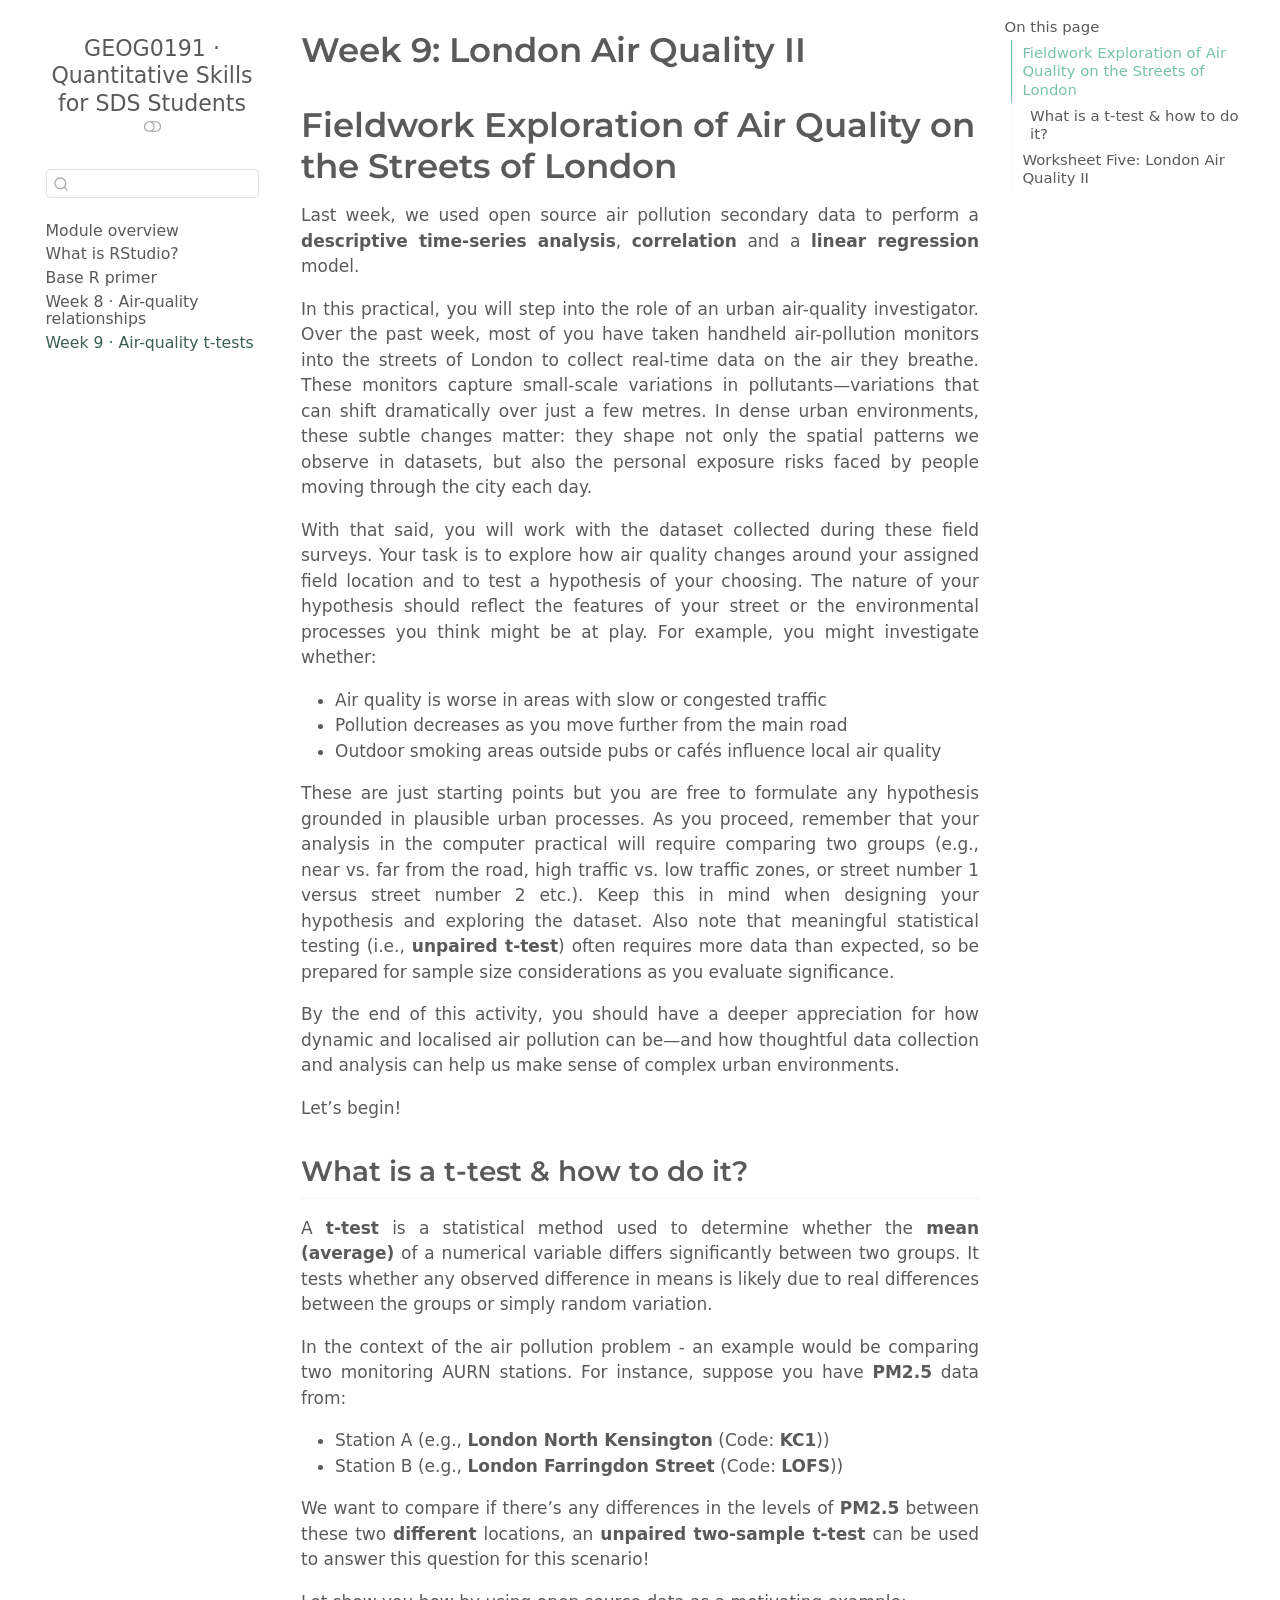
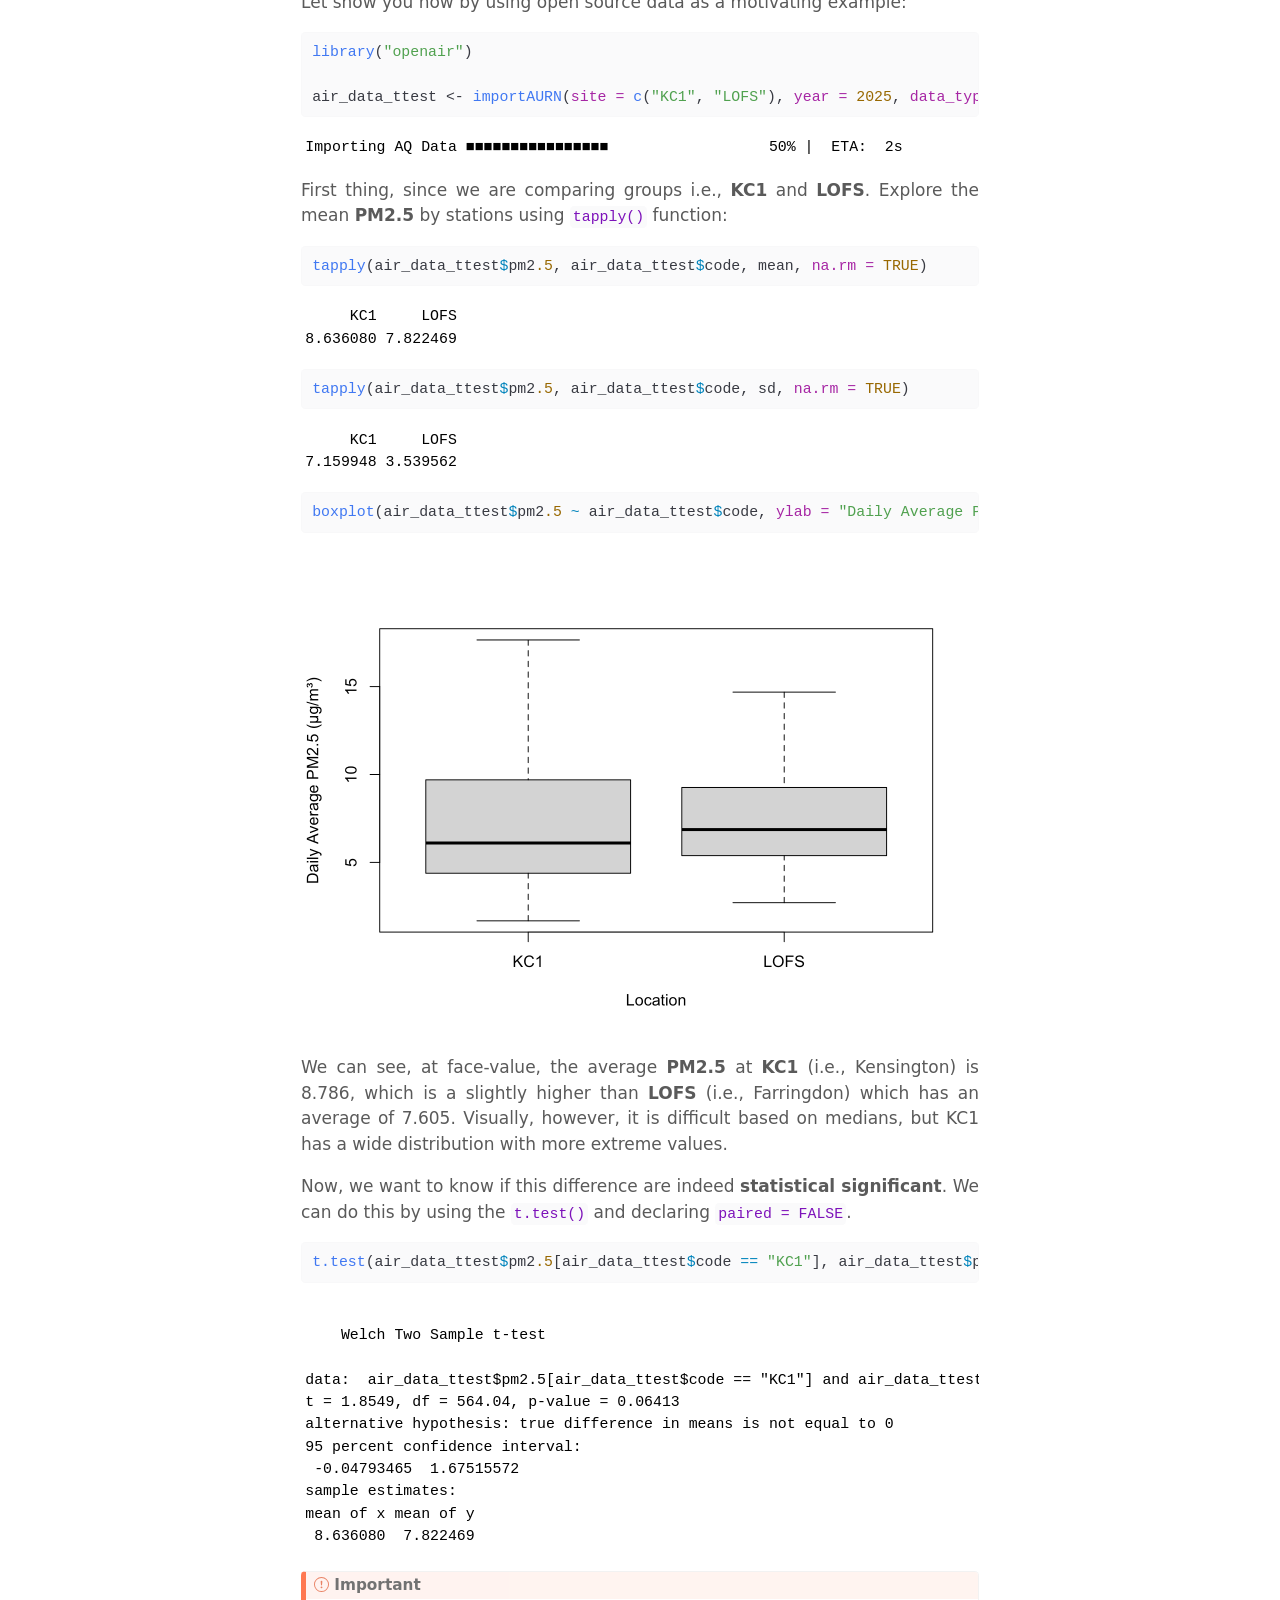
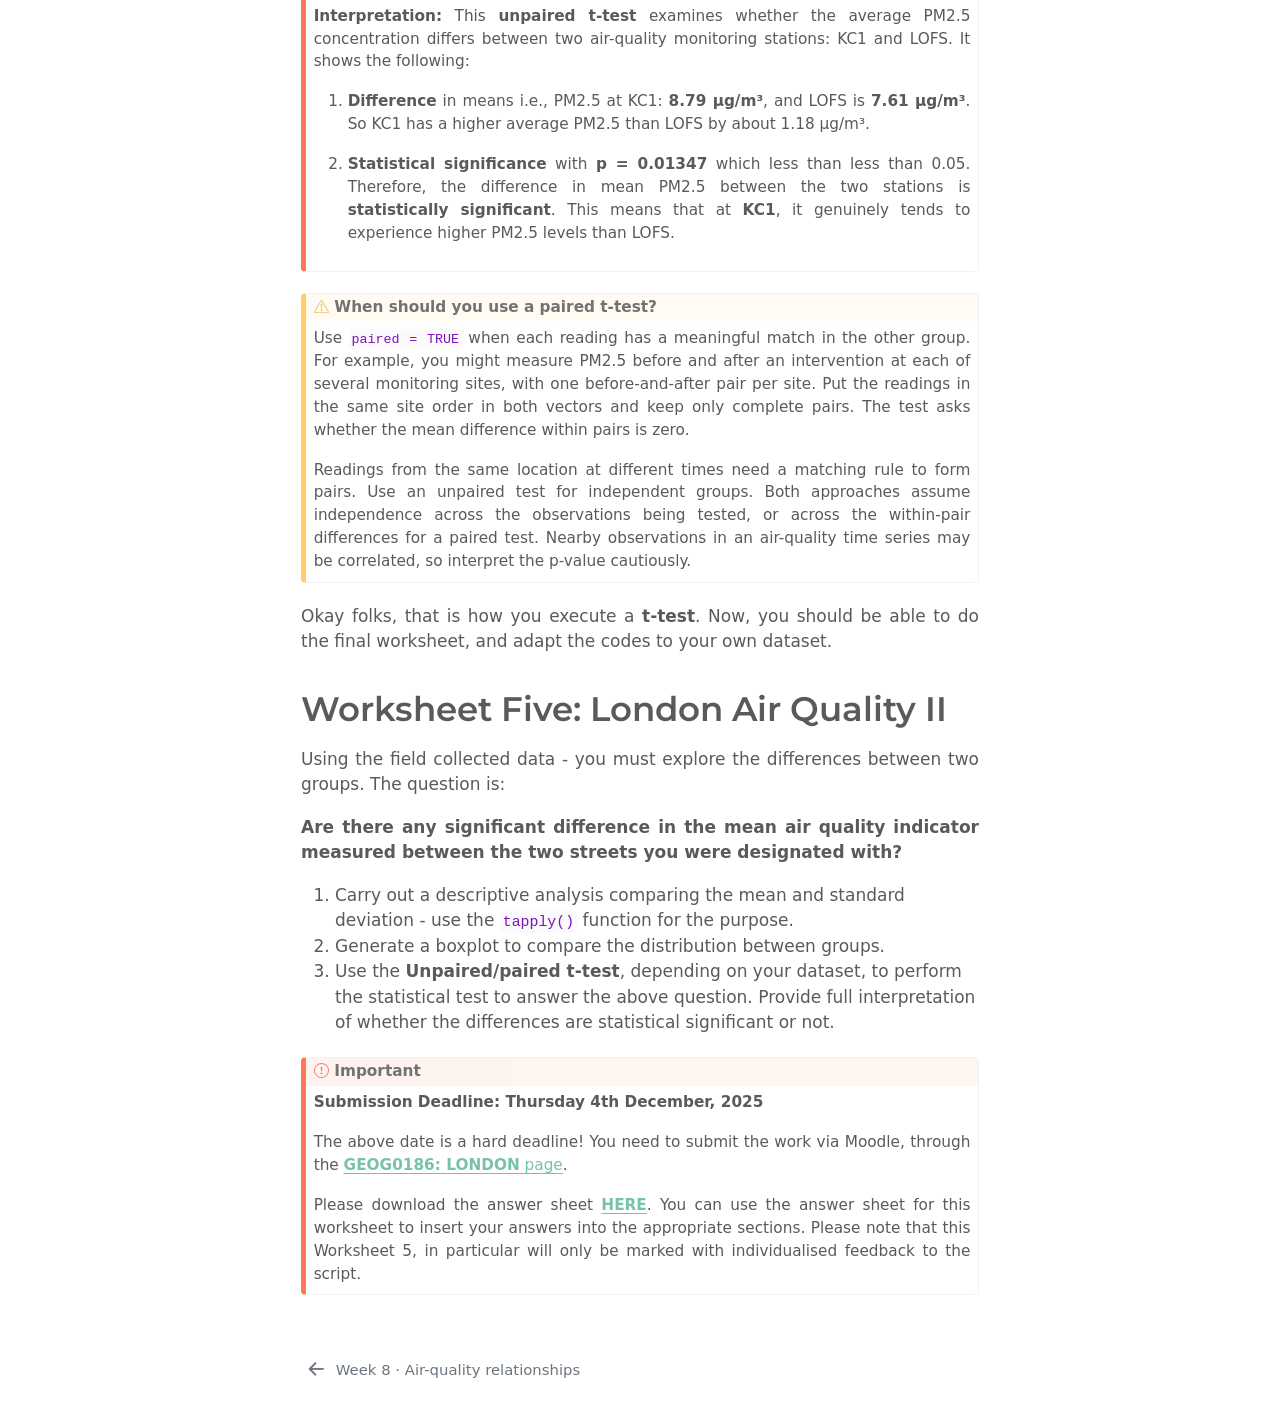
<file: docs/10-london_airquality_ttests.html>
<!DOCTYPE html>
<html xmlns="http://www.w3.org/1999/xhtml" lang="en" xml:lang="en"><head>

<meta charset="utf-8">
<meta name="generator" content="quarto-1.11.9">

<meta name="viewport" content="width=device-width, initial-scale=1.0, user-scalable=yes">


<title>Week 9: London Air Quality II – GEOG0191 · Quantitative Skills for SDS Students</title>
<style>
/* Default styles provided by pandoc.
** See https://pandoc.org/MANUAL.html#variables-for-html for config info.
*/
span.smallcaps{font-variant: small-caps;}
div.columns{display: flex; gap: 1.5em;}
div.column{flex: auto;}
@media screen {
div.columns{gap: min(4vw, 1.5em);}
div.column{overflow-x: auto;}
}
div.hanging-indent{margin-left: 1.5em; text-indent: -1.5em;}
ul.task-list{list-style: none;}
ul.task-list li input[type="checkbox"] {
  width: 0.8em;
  margin: 0 0.8em 0.2em -1em; /* quarto-specific, see https://github.com/quarto-dev/quarto-cli/issues/4556 */ 
  vertical-align: middle;
}
/* CSS for syntax highlighting */
html { -webkit-text-size-adjust: 100%; }
pre > code.sourceCode { white-space: pre; position: relative; }
pre > code.sourceCode > span { display: inline-block; line-height: 1.25; }
pre > code.sourceCode > span:empty { height: 1.2em; }
.sourceCode { overflow: visible; }
code.sourceCode > span { color: inherit; text-decoration: inherit; }
div.sourceCode { margin: 1em 0; }
pre.sourceCode { margin: 0; }
@media screen {
div.sourceCode { overflow: auto; }
}
@media print {
pre > code.sourceCode { white-space: pre-wrap; }
pre > code.sourceCode > span { text-indent: -5em; padding-left: 5em; }
}
pre.numberSource code
  { counter-reset: source-line 0; }
pre.numberSource code > span
  { position: relative; left: -4em; counter-increment: source-line; }
pre.numberSource code > span > a:first-child::before
  { content: counter(source-line);
    position: relative; left: -1em; text-align: right; vertical-align: baseline;
    border: none; display: inline-block;
    -webkit-touch-callout: none; -webkit-user-select: none;
    -khtml-user-select: none; -moz-user-select: none;
    -ms-user-select: none; user-select: none;
    padding: 0 4px; width: 4em;
  }
pre.numberSource { margin-left: 3em;  padding-left: 4px; }
div.sourceCode
  {   }
@media screen {
pre > code.sourceCode > span > a:first-child::before { text-decoration: underline; }
}
</style>


<script src="site_libs/quarto-nav/quarto-nav.js"></script>
<script src="site_libs/quarto-nav/headroom.min.js"></script>
<script src="site_libs/clipboard/clipboard.min.js"></script>
<script src="site_libs/quarto-search/autocomplete.umd.js"></script>
<script src="site_libs/quarto-search/fuse.min.js"></script>
<script src="site_libs/quarto-search/quarto-search.js"></script>
<meta name="quarto:offset" content="./">
<link href="./09-london_airquality_relationships.html" rel="prev">
<script src="site_libs/quarto-html/quarto.js" type="module"></script>
<script src="site_libs/quarto-html/tabsets/tabsets.js" type="module"></script>
<script src="site_libs/quarto-html/scrollable-regions/scrollable-regions.js" type="module"></script>
<script src="site_libs/quarto-html/popper.min.js"></script>
<script src="site_libs/quarto-html/tippy.umd.min.js"></script>
<script src="site_libs/quarto-html/anchor.min.js"></script>
<link href="site_libs/quarto-html/tippy.css" rel="stylesheet">
<link href="site_libs/quarto-html/quarto-syntax-highlighting-c2b08e7e9e4d0725d7c99c9a799ba6e7.css" rel="stylesheet" class="quarto-color-scheme" id="quarto-text-highlighting-styles">
<link href="site_libs/quarto-html/quarto-syntax-highlighting-dark-b64bf133a05c9b35a1c1b0604a81005c.css" rel="stylesheet" class="quarto-color-scheme quarto-color-alternate" id="quarto-text-highlighting-styles">
<link href="site_libs/quarto-html/quarto-syntax-highlighting-c2b08e7e9e4d0725d7c99c9a799ba6e7.css" rel="stylesheet" class="quarto-color-scheme-extra" id="quarto-text-highlighting-styles">
<script src="site_libs/bootstrap/bootstrap.min.js"></script>
<link href="site_libs/bootstrap/bootstrap-icons.css" rel="stylesheet">
<link href="site_libs/bootstrap/bootstrap-5db68345d1c894ac25164dea69aedfac.min.css" rel="stylesheet" append-hash="true" class="quarto-color-scheme" id="quarto-bootstrap" data-mode="light">
<link href="site_libs/bootstrap/bootstrap-dark-2c276f5c0ceea2bc887d9467728f8e15.min.css" rel="stylesheet" append-hash="true" class="quarto-color-scheme quarto-color-alternate" id="quarto-bootstrap" data-mode="dark">
<link href="site_libs/bootstrap/bootstrap-5db68345d1c894ac25164dea69aedfac.min.css" rel="stylesheet" append-hash="true" class="quarto-color-scheme-extra" id="quarto-bootstrap" data-mode="light">
<script id="quarto-search-options" type="application/json">{
  "location": "sidebar",
  "copy-button": false,
  "collapse-after": 3,
  "panel-placement": "start",
  "type": "textbox",
  "limit": 50,
  "keyboard-shortcut": [
    "f",
    "/",
    "s"
  ],
  "show-item-context": false,
  "language": {
    "search-no-results-text": "No results",
    "search-matching-documents-text": "matching documents",
    "search-copy-link-title": "Copy link to search",
    "search-hide-matches-text": "Hide additional matches",
    "search-more-match-text": "more match in this document",
    "search-more-matches-text": "more matches in this document",
    "search-clear-button-title": "Clear",
    "search-text-placeholder": "",
    "search-detached-cancel-button-title": "Cancel",
    "search-submit-button-title": "Submit",
    "search-label": "Search"
  }
}</script>
<style>html{ scroll-behavior: smooth; }</style>


<link rel="stylesheet" href="assets/all_css/styles.css">
</head>

<body class="nav-sidebar floating quarto-light"><a id="quarto-skip-link" class="visually-hidden-focusable" href="#quarto-document-content">Skip to main content</a><script id="quarto-html-before-body" type="application/javascript">
    const toggleBodyColorMode = (bsSheetEl) => {
      const mode = bsSheetEl.getAttribute("data-mode");
      const bodyEl = window.document.querySelector("body");
      if (mode === "dark") {
        bodyEl.classList.add("quarto-dark");
        bodyEl.classList.remove("quarto-light");
      } else {
        bodyEl.classList.add("quarto-light");
        bodyEl.classList.remove("quarto-dark");
      }
    }
    const toggleBodyColorPrimary = () => {
      const bsSheetEl = window.document.querySelector("link#quarto-bootstrap:not([rel=disabled-stylesheet])");
      if (bsSheetEl) {
        toggleBodyColorMode(bsSheetEl);
      }
    }
    const setColorSchemeToggle = (alternate) => {
      const toggles = window.document.querySelectorAll('.quarto-color-scheme-toggle');
      for (let i=0; i < toggles.length; i++) {
        const toggle = toggles[i];
        if (toggle) {
          toggle.setAttribute("aria-checked", alternate ? "true" : "false");
          if (alternate) {
            toggle.classList.add("alternate");
          } else {
            toggle.classList.remove("alternate");
          }
        }
      }
    };
    const toggleColorMode = (alternate) => {
      // Switch the stylesheets
      const primaryStylesheets = window.document.querySelectorAll('link.quarto-color-scheme:not(.quarto-color-alternate)');
      const alternateStylesheets = window.document.querySelectorAll('link.quarto-color-scheme.quarto-color-alternate');
      manageTransitions('#quarto-margin-sidebar .nav-link', false);
      if (alternate) {
        // note: dark is layered on light, we don't disable primary!
        enableStylesheet(alternateStylesheets);
        for (const sheetNode of alternateStylesheets) {
          if (sheetNode.id === "quarto-bootstrap") {
            toggleBodyColorMode(sheetNode);
          }
        }
      } else {
        disableStylesheet(alternateStylesheets);
        enableStylesheet(primaryStylesheets)
        toggleBodyColorPrimary();
      }
      manageTransitions('#quarto-margin-sidebar .nav-link', true);
      // Switch the toggles
      setColorSchemeToggle(alternate)
    }
    // Hack to workaround the fact that safari doesn't
    // properly recolor the scrollbar when toggling (#1455).
    // Not run on load: stylesheets are set before first paint there, and
    // scrolling would undo the scroll to a URL fragment (#14973).
    // The one pixel nudge keeps the reader where they were.
    const refreshSafariScrollbar = () => {
      if (navigator.userAgent.indexOf('Safari') > 0 && navigator.userAgent.indexOf('Chrome') == -1) {
        manageTransitions("body", false);
        const scrollY = window.scrollY;
        window.scrollTo(0, scrollY > 0 ? scrollY - 1 : 1);
        setTimeout(() => {
          window.scrollTo(0, scrollY);
          manageTransitions("body", true);
        }, 40);
      }
    }
    const disableStylesheet = (stylesheets) => {
      for (let i=0; i < stylesheets.length; i++) {
        const stylesheet = stylesheets[i];
        stylesheet.rel = 'disabled-stylesheet';
      }
    }
    const enableStylesheet = (stylesheets) => {
      for (let i=0; i < stylesheets.length; i++) {
        const stylesheet = stylesheets[i];
        if(stylesheet.rel !== 'stylesheet') { // for Chrome, which will still FOUC without this check
          stylesheet.rel = 'stylesheet';
        }
      }
    }
    const manageTransitions = (selector, allowTransitions) => {
      const els = window.document.querySelectorAll(selector);
      for (let i=0; i < els.length; i++) {
        const el = els[i];
        if (allowTransitions) {
          el.classList.remove('notransition');
        } else {
          el.classList.add('notransition');
        }
      }
    }
    const isFileUrl = () => {
      return window.location.protocol === 'file:';
    }
    const hasAlternateSentinel = () => {
      let styleSentinel = getColorSchemeSentinel();
      if (styleSentinel !== null) {
        return styleSentinel === "alternate";
      } else {
        return false;
      }
    }
    const setStyleSentinel = (alternate) => {
      const value = alternate ? "alternate" : "default";
      if (!isFileUrl()) {
        window.localStorage.setItem("quarto-color-scheme", value);
      } else {
        localAlternateSentinel = value;
      }
    }
    const getColorSchemeSentinel = () => {
      if (!isFileUrl()) {
        const storageValue = window.localStorage.getItem("quarto-color-scheme");
        return storageValue != null ? storageValue : localAlternateSentinel;
      } else {
        return localAlternateSentinel;
      }
    }
    const toggleGiscusIfUsed = (isAlternate, darkModeDefault) => {
      const baseTheme = document.querySelector('#giscus-base-theme')?.value ?? 'light';
      const alternateTheme = document.querySelector('#giscus-alt-theme')?.value ?? 'dark';
      let newTheme = '';
      if(authorPrefersDark) {
        newTheme = isAlternate ? baseTheme : alternateTheme;
      } else {
        newTheme = isAlternate ? alternateTheme : baseTheme;
      }
      const changeGiscusTheme = () => {
        // From: https://github.com/giscus/giscus/issues/336
        const sendMessage = (message) => {
          const iframe = document.querySelector('iframe.giscus-frame');
          if (!iframe) return;
          iframe.contentWindow.postMessage({ giscus: message }, 'https://giscus.app');
        }
        sendMessage({
          setConfig: {
            theme: newTheme
          }
        });
      }
      const isGiscussLoaded = window.document.querySelector('iframe.giscus-frame') !== null;
      if (isGiscussLoaded) {
        changeGiscusTheme();
      }
    };
    const authorPrefersDark = false;
    const darkModeDefault = authorPrefersDark;
      document.querySelector('link#quarto-text-highlighting-styles.quarto-color-scheme-extra').rel = 'disabled-stylesheet';
      document.querySelector('link#quarto-bootstrap.quarto-color-scheme-extra').rel = 'disabled-stylesheet';
    let localAlternateSentinel = darkModeDefault ? 'alternate' : 'default';
    // Dark / light mode switch
    window.quartoToggleColorScheme = () => {
      // Read the current dark / light value
      let toAlternate = !hasAlternateSentinel();
      toggleColorMode(toAlternate);
      refreshSafariScrollbar();
      setStyleSentinel(toAlternate);
      toggleGiscusIfUsed(toAlternate, darkModeDefault);
      window.dispatchEvent(new Event('resize'));
    };
    // Switch to dark mode if need be
    if (hasAlternateSentinel()) {
      toggleColorMode(true);
    } else {
      toggleColorMode(false);
    }
  </script>

<div id="quarto-search-results"></div>
  <header id="quarto-header" class="headroom fixed-top">
  <nav class="quarto-secondary-nav" aria-label="Toolbar">
    <div class="container-fluid d-flex">
      <button type="button" class="quarto-btn-toggle btn" data-bs-toggle="collapse" role="button" data-bs-target=".quarto-sidebar-collapse-item" aria-controls="quarto-sidebar" aria-expanded="false" aria-label="Toggle sidebar navigation" onclick="if (window.quartoToggleHeadroom) { window.quartoToggleHeadroom(); }">
        <i class="bi bi-layout-text-sidebar-reverse"></i>
      </button>
        <nav class="quarto-page-breadcrumbs" aria-label="Breadcrumbs"><ol class="breadcrumb"><li class="breadcrumb-item"><a href="./10-london_airquality_ttests.html">Week 9 · Air-quality t-tests</a></li></ol></nav>
        <a class="flex-grow-1" data-bs-toggle="collapse" data-bs-target=".quarto-sidebar-collapse-item" onclick="if (window.quartoToggleHeadroom) { window.quartoToggleHeadroom(); }">      
        </a>
      <button type="button" class="btn quarto-search-button" aria-label="Search" onclick="window.quartoOpenSearch();">
        <i class="bi bi-search"></i>
      </button>
    </div>
  </nav>
</header>
<!-- content -->
<div id="quarto-content" class="quarto-container page-columns page-rows-contents page-layout-article">
<!-- sidebar -->
  <nav id="quarto-sidebar" class="sidebar collapse collapse-horizontal quarto-sidebar-collapse-item sidebar-navigation floating overflow-auto" aria-label="Site">
    <div class="pt-lg-2 mt-2 text-left sidebar-header">
    <div class="sidebar-title mb-0 py-0">
      <a href="./">GEOG0191 · Quantitative Skills for SDS Students</a> 
        <div class="sidebar-tools-main">
  <button type="button" role="switch" aria-checked="false" class="quarto-color-scheme-toggle quarto-navigation-tool  px-1" onclick="window.quartoToggleColorScheme(); return false;" title="Toggle dark mode" aria-label="Toggle dark mode"><i class="bi"></i></button>
</div>
    </div>
      </div>
        <div class="mt-2 flex-shrink-0 align-items-center">
        <div class="sidebar-search">
        <div id="quarto-search" class="" title="Search"></div>
        </div>
        </div>
    <div class="sidebar-menu-container"> 
    <ul class="list-unstyled mt-1">
        <li class="sidebar-item">
  <div class="sidebar-item-container"> 
  <a href="./index.html" class="sidebar-item-text sidebar-link">
 <span class="menu-text">Module overview</span></a>
  </div>
</li>
        <li class="sidebar-item">
  <div class="sidebar-item-container"> 
  <a href="./01-what_is_rstudio.html" class="sidebar-item-text sidebar-link">
 <span class="menu-text">What is RStudio?</span></a>
  </div>
</li>
        <li class="sidebar-item">
  <div class="sidebar-item-container"> 
  <a href="./02-base_r_primer.html" class="sidebar-item-text sidebar-link">
 <span class="menu-text">Base R primer</span></a>
  </div>
</li>
        <li class="sidebar-item">
  <div class="sidebar-item-container"> 
  <a href="./09-london_airquality_relationships.html" class="sidebar-item-text sidebar-link">
 <span class="menu-text">Week 8 · Air-quality relationships</span></a>
  </div>
</li>
        <li class="sidebar-item">
  <div class="sidebar-item-container"> 
  <a href="./10-london_airquality_ttests.html" class="sidebar-item-text sidebar-link active">
 <span class="menu-text">Week 9 · Air-quality t-tests</span></a>
  </div>
</li>
    </ul>
    </div>
</nav>
<div id="quarto-sidebar-glass" class="quarto-sidebar-collapse-item" data-bs-toggle="collapse" data-bs-target=".quarto-sidebar-collapse-item"></div>
<!-- margin-sidebar -->
    <div id="quarto-margin-sidebar" class="sidebar margin-sidebar">
        <nav id="TOC" role="doc-toc" aria-labelledby="toc-title" class="toc-active">
    <h2 id="toc-title">On this page</h2>
   
  <ul>
  <li><a href="#fieldwork-exploration-of-air-quality-on-the-streets-of-london" id="toc-fieldwork-exploration-of-air-quality-on-the-streets-of-london" class="nav-link active" data-scroll-target="#fieldwork-exploration-of-air-quality-on-the-streets-of-london">Fieldwork Exploration of Air Quality on the Streets of London</a>
  <ul class="collapse">
  <li><a href="#what-is-a-t-test-how-to-do-it" id="toc-what-is-a-t-test-how-to-do-it" class="nav-link" data-scroll-target="#what-is-a-t-test-how-to-do-it">What is a t-test &amp; how to do it?</a></li>
  </ul></li>
  <li><a href="#worksheet-five-london-air-quality-ii" id="toc-worksheet-five-london-air-quality-ii" class="nav-link" data-scroll-target="#worksheet-five-london-air-quality-ii">Worksheet Five: London Air Quality II</a></li>
  </ul>
</nav>
    </div>
<!-- main -->
<main class="content" id="quarto-document-content" tabindex="-1">


<header id="title-block-header" class="quarto-title-block default">
<div class="quarto-title">
<h1 class="title">Week 9: London Air Quality II</h1>
</div>



<div class="quarto-title-meta">

    
  
    
  </div>
  


</header>


<section id="fieldwork-exploration-of-air-quality-on-the-streets-of-london" class="level1">
<h1>Fieldwork Exploration of Air Quality on the Streets of London</h1>
<p>Last week, we used open source air pollution secondary data to perform a <strong>descriptive time-series analysis</strong>, <strong>correlation</strong> and a <strong>linear regression</strong> model.</p>
<p>In this practical, you will step into the role of an urban air-quality investigator. Over the past week, most of you have taken handheld air-pollution monitors into the streets of London to collect real-time data on the air they breathe. These monitors capture small-scale variations in pollutants—variations that can shift dramatically over just a few metres. In dense urban environments, these subtle changes matter: they shape not only the spatial patterns we observe in datasets, but also the personal exposure risks faced by people moving through the city each day.</p>
<p>With that said, you will work with the dataset collected during these field surveys. Your task is to explore how air quality changes around your assigned field location and to test a hypothesis of your choosing. The nature of your hypothesis should reflect the features of your street or the environmental processes you think might be at play. For example, you might investigate whether:</p>
<ul>
<li>Air quality is worse in areas with slow or congested traffic</li>
<li>Pollution decreases as you move further from the main road</li>
<li>Outdoor smoking areas outside pubs or cafés influence local air quality</li>
</ul>
<p>These are just starting points but you are free to formulate any hypothesis grounded in plausible urban processes. As you proceed, remember that your analysis in the computer practical will require comparing two groups (e.g., near vs.&nbsp;far from the road, high traffic vs.&nbsp;low traffic zones, or street number 1 versus street number 2 etc.). Keep this in mind when designing your hypothesis and exploring the dataset. Also note that meaningful statistical testing (i.e., <strong>unpaired t-test</strong>) often requires more data than expected, so be prepared for sample size considerations as you evaluate significance.</p>
<p>By the end of this activity, you should have a deeper appreciation for how dynamic and localised air pollution can be—and how thoughtful data collection and analysis can help us make sense of complex urban environments.</p>
<p>Let’s begin!</p>
<section id="what-is-a-t-test-how-to-do-it" class="level2">
<h2 class="anchored" data-anchor-id="what-is-a-t-test-how-to-do-it">What is a t-test &amp; how to do it?</h2>
<p>A <strong>t-test</strong> is a statistical method used to determine whether the <strong>mean (average)</strong> of a numerical variable differs significantly between two groups. It tests whether any observed difference in means is likely due to real differences between the groups or simply random variation.</p>
<p>In the context of the air pollution problem - an example would be comparing two monitoring AURN stations. For instance, suppose you have <strong>PM2.5</strong> data from:</p>
<ul>
<li>Station A (e.g., <strong>London North Kensington</strong> (Code: <strong>KC1</strong>))</li>
<li>Station B (e.g., <strong>London Farringdon Street</strong> (Code: <strong>LOFS</strong>))</li>
</ul>
<p>We want to compare if there’s any differences in the levels of <strong>PM2.5</strong> between these two <strong>different</strong> locations, an <strong>unpaired two-sample t-test</strong> can be used to answer this question for this scenario!</p>
<p>Let show you how by using open source data as a motivating example:</p>
<div class="cell">
<div class="code-copy-outer-scaffold"><div class="sourceCode cell-code" id="cb1"><pre class="sourceCode r code-with-copy"><code class="sourceCode r"><span id="cb1-1"><a href="#cb1-1" aria-hidden="true" tabindex="-1"></a><span class="fu">library</span>(<span class="st">"openair"</span>)</span>
<span id="cb1-2"><a href="#cb1-2" aria-hidden="true" tabindex="-1"></a></span>
<span id="cb1-3"><a href="#cb1-3" aria-hidden="true" tabindex="-1"></a>air_data_ttest <span class="ot">&lt;-</span> <span class="fu">importAURN</span>(<span class="at">site =</span> <span class="fu">c</span>(<span class="st">"KC1"</span>, <span class="st">"LOFS"</span>), <span class="at">year =</span> <span class="dv">2025</span>, <span class="at">data_type =</span> <span class="st">"daily"</span>, <span class="at">pollutant =</span> <span class="st">"pm2.5"</span>)</span></code></pre></div><button title="Copy to Clipboard" class="code-copy-button"><i class="bi"></i></button></div>
<div class="cell-output cell-output-stderr">
<pre><code>Importing AQ Data ■■■■■■■■■■■■■■■■                  50% |  ETA:  2s</code></pre>
</div>
</div>
<p>First thing, since we are comparing groups i.e., <strong>KC1</strong> and <strong>LOFS</strong>. Explore the mean <strong>PM2.5</strong> by stations using <code>tapply()</code> function:</p>
<div class="cell">
<div class="code-copy-outer-scaffold"><div class="sourceCode cell-code" id="cb3"><pre class="sourceCode r code-with-copy"><code class="sourceCode r"><span id="cb3-1"><a href="#cb3-1" aria-hidden="true" tabindex="-1"></a><span class="fu">tapply</span>(air_data_ttest<span class="sc">$</span>pm2<span class="fl">.5</span>, air_data_ttest<span class="sc">$</span>code, mean, <span class="at">na.rm =</span> <span class="cn">TRUE</span>)</span></code></pre></div><button title="Copy to Clipboard" class="code-copy-button"><i class="bi"></i></button></div>
<div class="cell-output cell-output-stdout">
<pre><code>     KC1     LOFS 
8.636080 7.822469 </code></pre>
</div>
<div class="code-copy-outer-scaffold"><div class="sourceCode cell-code" id="cb5"><pre class="sourceCode r code-with-copy"><code class="sourceCode r"><span id="cb5-1"><a href="#cb5-1" aria-hidden="true" tabindex="-1"></a><span class="fu">tapply</span>(air_data_ttest<span class="sc">$</span>pm2<span class="fl">.5</span>, air_data_ttest<span class="sc">$</span>code, sd, <span class="at">na.rm =</span> <span class="cn">TRUE</span>)</span></code></pre></div><button title="Copy to Clipboard" class="code-copy-button"><i class="bi"></i></button></div>
<div class="cell-output cell-output-stdout">
<pre><code>     KC1     LOFS 
7.159948 3.539562 </code></pre>
</div>
<div class="code-copy-outer-scaffold"><div class="sourceCode cell-code" id="cb7"><pre class="sourceCode r code-with-copy"><code class="sourceCode r"><span id="cb7-1"><a href="#cb7-1" aria-hidden="true" tabindex="-1"></a><span class="fu">boxplot</span>(air_data_ttest<span class="sc">$</span>pm2<span class="fl">.5</span> <span class="sc">~</span> air_data_ttest<span class="sc">$</span>code, <span class="at">ylab =</span> <span class="st">"Daily Average PM2.5 (μg/m³)"</span>, <span class="at">xlab =</span> <span class="st">"Location"</span>, <span class="at">outline =</span> <span class="cn">FALSE</span>)</span></code></pre></div><button title="Copy to Clipboard" class="code-copy-button"><i class="bi"></i></button></div>
<div class="cell-output-display">
<div>
<figure class="figure">
<p><img src="10-london_airquality_ttests_files/figure-html/mean_groups_analysis-1.png" class="img-fluid figure-img" width="672"></p>
</figure>
</div>
</div>
</div>
<p>We can see, at face-value, the average <strong>PM2.5</strong> at <strong>KC1</strong> (i.e., Kensington) is 8.786, which is a slightly higher than <strong>LOFS</strong> (i.e., Farringdon) which has an average of 7.605. Visually, however, it is difficult based on medians, but KC1 has a wide distribution with more extreme values.</p>
<p>Now, we want to know if this difference are indeed <strong>statistical significant</strong>. We can do this by using the <code>t.test()</code> and declaring <code>paired = FALSE</code>.</p>
<div class="cell">
<div class="code-copy-outer-scaffold"><div class="sourceCode cell-code" id="cb8"><pre class="sourceCode r code-with-copy"><code class="sourceCode r"><span id="cb8-1"><a href="#cb8-1" aria-hidden="true" tabindex="-1"></a><span class="fu">t.test</span>(air_data_ttest<span class="sc">$</span>pm2<span class="fl">.5</span>[air_data_ttest<span class="sc">$</span>code <span class="sc">==</span> <span class="st">"KC1"</span>], air_data_ttest<span class="sc">$</span>pm2<span class="fl">.5</span>[air_data_ttest<span class="sc">$</span>code <span class="sc">==</span> <span class="st">"LOFS"</span>], <span class="at">paired =</span> <span class="cn">FALSE</span>)</span></code></pre></div><button title="Copy to Clipboard" class="code-copy-button"><i class="bi"></i></button></div>
<div class="cell-output cell-output-stdout">
<pre><code>
    Welch Two Sample t-test

data:  air_data_ttest$pm2.5[air_data_ttest$code == "KC1"] and air_data_ttest$pm2.5[air_data_ttest$code == "LOFS"]
t = 1.8549, df = 564.04, p-value = 0.06413
alternative hypothesis: true difference in means is not equal to 0
95 percent confidence interval:
 -0.04793465  1.67515572
sample estimates:
mean of x mean of y 
 8.636080  7.822469 </code></pre>
</div>
</div>
<div class="callout callout-style-default callout-important callout-titled">
<div class="callout-header d-flex align-content-center">
<div class="callout-icon-container">
<i class="callout-icon"></i>
</div>
<div class="callout-title-container flex-fill">
Important
</div>
</div>
<div class="callout-body-container callout-body">
<p><strong>Interpretation:</strong> This <strong>unpaired t-test</strong> examines whether the average PM2.5 concentration differs between two air-quality monitoring stations: KC1 and LOFS. It shows the following:</p>
<ol type="1">
<li><p><strong>Difference</strong> in means i.e., PM2.5 at KC1: <strong>8.79 µg/m³</strong>, and LOFS is <strong>7.61 µg/m³</strong>. So KC1 has a higher average PM2.5 than LOFS by about 1.18 µg/m³.</p></li>
<li><p><strong>Statistical significance</strong> with <strong>p = 0.01347</strong> which less than less than 0.05. Therefore, the difference in mean PM2.5 between the two stations is <strong>statistically significant</strong>. This means that at <strong>KC1</strong>, it genuinely tends to experience higher PM2.5 levels than LOFS.</p></li>
</ol>
</div>
</div>
<div class="callout callout-style-default callout-warning callout-titled">
<div class="callout-header d-flex align-content-center">
<div class="callout-icon-container">
<i class="callout-icon"></i>
</div>
<div class="callout-title-container flex-fill">
<span class="screen-reader-only">Warning</span>When should you use a paired t-test?
</div>
</div>
<div class="callout-body-container callout-body">
<p>Use <code>paired = TRUE</code> when each reading has a meaningful match in the other group. For example, you might measure PM2.5 before and after an intervention at each of several monitoring sites, with one before-and-after pair per site. Put the readings in the same site order in both vectors and keep only complete pairs. The test asks whether the mean difference within pairs is zero.</p>
<p>Readings from the same location at different times need a matching rule to form pairs. Use an unpaired test for independent groups. Both approaches assume independence across the observations being tested, or across the within-pair differences for a paired test. Nearby observations in an air-quality time series may be correlated, so interpret the p-value cautiously.</p>
</div>
</div>
<p>Okay folks, that is how you execute a <strong>t-test</strong>. Now, you should be able to do the final worksheet, and adapt the codes to your own dataset.</p>
</section>
</section>
<section id="worksheet-five-london-air-quality-ii" class="level1">
<h1>Worksheet Five: London Air Quality II</h1>
<p>Using the field collected data - you must explore the differences between two groups. The question is:</p>
<p><strong>Are there any significant difference in the mean air quality indicator measured between the two streets you were designated with?</strong></p>
<ol type="1">
<li>Carry out a descriptive analysis comparing the mean and standard deviation - use the <code>tapply()</code> function for the purpose.</li>
<li>Generate a boxplot to compare the distribution between groups.</li>
<li>Use the <strong>Unpaired/paired t-test</strong>, depending on your dataset, to perform the statistical test to answer the above question. Provide full interpretation of whether the differences are statistical significant or not.</li>
</ol>
<div class="callout callout-style-default callout-important callout-titled">
<div class="callout-header d-flex align-content-center">
<div class="callout-icon-container">
<i class="callout-icon"></i>
</div>
<div class="callout-title-container flex-fill">
Important
</div>
</div>
<div class="callout-body-container callout-body">
<p><strong>Submission Deadline: Thursday 4th December, 2025</strong></p>
<p>The above date is a hard deadline! You need to submit the work via Moodle, through the <a href="https://moodle.ucl.ac.uk/course/view.php?id=51594"><strong>GEOG0186: LONDON</strong> page</a>.</p>
<p>Please download the answer sheet <a href="https://github.com/UCLPG-MSC-SGDS/GEOG0186/raw/main/tasks/Answers%20sheet%20for%20task%205.docx"><strong>HERE</strong></a>. You can use the answer sheet for this worksheet to insert your answers into the appropriate sections. Please note that this Worksheet 5, in particular will only be marked with individualised feedback to the script.</p>
</div>
</div>


</section>

</main> <!-- /main -->
<script id="quarto-html-after-body" type="application/javascript">
  window.document.addEventListener("DOMContentLoaded", function (event) {
    // Ensure there is a toggle, if there isn't float one in the top right
    if (window.document.querySelector('.quarto-color-scheme-toggle') === null) {
      const toggle = window.document.createElement('button');
      toggle.type = "button";
      toggle.setAttribute("role", "switch");
      toggle.setAttribute("aria-checked", "false");
      toggle.classList.add('top-right');
      toggle.classList.add('quarto-color-scheme-toggle');
      toggle.setAttribute("aria-label", "Toggle dark mode");
      toggle.onclick = function() { try { window.quartoToggleColorScheme(); } catch {} return false; };
      const i = window.document.createElement("i");
      i.classList.add('bi');
      toggle.appendChild(i);
      // Put the toggle in a landmark of its own, so that landmark navigation
      // can reach it.
      //
      // The container is always a fresh direct child of body, and the toggle is
      // never moved into page furniture that the theme or the author controls.
      // The toggle is positioned against the page, so any ancestor that
      // establishes a containing block captures it: a positioned element or a
      // grid for position: absolute, and transform, filter, will-change or
      // contain for position: fixed. A direct child of body has none of these
      // to inherit, and the shift when one appears is silent and visual.
      //
      // ARIA says a document should have at most one banner, and axe reports a
      // duplicate whether or not the banners carry distinct labels. So use a
      // header when the page has no banner yet, and a named region otherwise.
      //
      // A header is a banner wherever it sits, unless it is inside sectioning
      // content, so this cannot just look at the children of body: a custom
      // page layout wraps the title block header in a plain div. An explicit
      // role="banner" always counts.
      const sectioning = 'article, aside, main, nav, section, [role="article"], [role="complementary"], [role="main"], [role="navigation"], [role="region"]';
      const hasBanner = Array.from(
        window.document.querySelectorAll('header:not([role]), [role="banner"]')
      ).some(function(el) {
        return el.hasAttribute("role") || el.closest(sectioning) === null;
      });
      const container = window.document.createElement(hasBanner ? "div" : "header");
      if (hasBanner) {
        container.setAttribute("role", "region");
        container.setAttribute("aria-label", "Toggle dark mode");
      }
      container.classList.add('quarto-color-scheme-toggle-container');
      container.appendChild(toggle);
      window.document.body.appendChild(container);
    }
    setColorSchemeToggle(hasAlternateSentinel())
    const icon = "";
    const anchorJS = new window.AnchorJS();
    anchorJS.options = {
      placement: 'right',
      icon: icon
    };
    anchorJS.add('.anchored');
    const isCodeAnnotation = (el) => {
      for (const clz of el.classList) {
        if (clz.startsWith('code-annotation-')) {                     
          return true;
        }
      }
      return false;
    }
    const onCopySuccess = function(e) {
      // button target
      const button = e.trigger;
      // don't keep focus
      button.blur();
      // flash "checked"
      button.classList.add('code-copy-button-checked');
      var currentTitle = button.getAttribute("title");
      button.setAttribute("title", "Copied!");
      let tooltip;
      if (window.bootstrap) {
        button.setAttribute("data-bs-toggle", "tooltip");
        button.setAttribute("data-bs-placement", "left");
        button.setAttribute("data-bs-title", "Copied!");
        tooltip = new bootstrap.Tooltip(button, 
          { trigger: "manual", 
            customClass: "code-copy-button-tooltip",
            offset: [0, -8]});
        tooltip.show();    
      }
      setTimeout(function() {
        if (tooltip) {
          tooltip.hide();
          button.removeAttribute("data-bs-title");
          button.removeAttribute("data-bs-toggle");
          button.removeAttribute("data-bs-placement");
        }
        button.setAttribute("title", currentTitle);
        button.classList.remove('code-copy-button-checked');
      }, 1000);
      // clear code selection
      e.clearSelection();
    }
    const getTextToCopy = function(trigger) {
      const outerScaffold = trigger.parentElement.cloneNode(true);
      const codeEl = outerScaffold.querySelector('code');
      for (const childEl of codeEl.children) {
        if (isCodeAnnotation(childEl)) {
          childEl.remove();
        }
      }
      return codeEl.innerText;
    }
    const clipboard = new window.ClipboardJS('.code-copy-button:not([data-in-quarto-modal])', {
      text: getTextToCopy
    });
    clipboard.on('success', onCopySuccess);
    if (window.document.getElementById('quarto-embedded-source-code-modal')) {
      const clipboardModal = new window.ClipboardJS('.code-copy-button[data-in-quarto-modal]', {
        text: getTextToCopy,
        container: window.document.getElementById('quarto-embedded-source-code-modal')
      });
      clipboardModal.on('success', onCopySuccess);
    }
      var localhostRegex = new RegExp(/^(?:http|https):\/\/localhost\:?[0-9]*\//);
      var mailtoRegex = new RegExp(/^mailto:/);
        var filterRegex = new RegExp('/' + window.location.host + '/');
      var isInternal = (href) => {
          return filterRegex.test(href) || localhostRegex.test(href) || mailtoRegex.test(href);
      }
      // Inspect non-navigation links and adorn them if external
      window.quartoDecorateExternalLinks = function (root) {
     var links = (root || window.document).querySelectorAll('a[href]:not(.nav-link):not(.navbar-brand):not(.toc-action):not(.sidebar-link):not(.sidebar-item-toggle):not(.pagination-link):not(.no-external):not([aria-hidden]):not(.dropdown-item):not(.quarto-navigation-tool):not(.about-link)');
      for (var i=0; i<links.length; i++) {
        const link = links[i];
        if (!isInternal(link.href)) {
          // undo the damage that might have been done by quarto-nav.js in the case of
          // links that we want to consider external
          if (link.dataset.originalHref !== undefined) {
            link.href = link.dataset.originalHref;
          }
          if (!link.classList.contains('no-external-icon')) {
          }
        }
      }
      };
      window.quartoDecorateExternalLinks(window.document);
    // Esc closes the popup (WCAG 1.4.13) and focus leaving both trigger and
    // popup closes it (WCAG 2.4.11); tippy handles neither for interactive popups.
    const hideOnEscAndFocusOut = {
      name: 'hideOnEscAndFocusOut',
      defaultValue: true,
      fn(instance) {
        const dismiss = () => {
          // A show scheduled by the trigger delay would otherwise reopen it
          instance.clearDelayTimeouts();
          instance.hide();
        };
        const onKeyDown = (event) => {
          if (event.key !== 'Escape') {
            return;
          }
          // Keep Esc from also reaching page handlers (e.g. reveal.js overview),
          // except an open reveal.js slide menu, which Esc should close too.
          // The menu handles keys only when its keyboard option is on.
          const menuHandlesEsc = window.Reveal?.getPlugin?.('menu')?.isOpen() &&
            window.Reveal.getConfig().menu?.keyboard !== false;
          if (!menuHandlesEsc) {
            event.stopPropagation();
          }
          if (instance.popper.contains(window.document.activeElement)) {
            // Disabled while refocusing so the focus trigger does not reopen it
            instance.disable();
            instance.reference.focus();
            instance.enable();
          }
          dismiss();
        };
        const onFocusOut = (event) => {
          const target = event.relatedTarget;
          if (target && !instance.reference.contains(target) &&
              !instance.popper.contains(target)) {
            dismiss();
          }
        };
        // On the trigger too: a click trigger (code-annotations: select) has no
        // blur handling. Attached for the instance's lifetime so leaving the
        // trigger also cancels a show still pending on the trigger delay.
        instance.reference.addEventListener('focusout', onFocusOut);
        return {
          onShow() {
            window.document.addEventListener('keydown', onKeyDown, true);
            instance.popper.addEventListener('focusout', onFocusOut);
          },
          onHide() {
            window.document.removeEventListener('keydown', onKeyDown, true);
            instance.popper.removeEventListener('focusout', onFocusOut);
          },
          onDestroy() {
            instance.reference.removeEventListener('focusout', onFocusOut);
          },
        };
      },
    };
    function tippyHover(el, contentFn, onTriggerFn, onUntriggerFn) {
      const config = {
        allowHTML: true,
        maxWidth: 500,
        delay: 100,
        arrow: false,
        appendTo: function(el) {
            return el.parentElement;
        },
        interactive: true,
        interactiveBorder: 10,
        theme: 'quarto',
        placement: 'bottom-start',
        plugins: [hideOnEscAndFocusOut],
      };
      if (contentFn) {
        config.content = contentFn;
      }
      if (onTriggerFn) {
        config.onTrigger = onTriggerFn;
      }
      if (onUntriggerFn) {
        config.onUntrigger = onUntriggerFn;
      }
      window.tippy(el, config); 
    }
    const noterefs = window.document.querySelectorAll('a[role="doc-noteref"]');
    for (var i=0; i<noterefs.length; i++) {
      const ref = noterefs[i];
      tippyHover(ref, function() {
        // use id or data attribute instead here
        let href = ref.getAttribute('data-footnote-href') || ref.getAttribute('href');
        try { href = new URL(href).hash; } catch {}
        const id = href.replace(/^#\/?/, "");
        const note = window.document.getElementById(id);
        if (note) {
          return note.innerHTML;
        } else {
          return "";
        }
      });
    }
    const xrefs = window.document.querySelectorAll('a.quarto-xref');
    const processXRef = (id, note) => {
      // Strip column container classes
      const stripColumnClz = (el) => {
        el.classList.remove("page-full", "page-columns");
        if (el.children) {
          for (const child of el.children) {
            stripColumnClz(child);
          }
        }
      }
      stripColumnClz(note)
      if (id === null || id.startsWith('sec-')) {
        // Special case sections, only their first couple elements
        const container = document.createElement("div");
        if (note.children && note.children.length > 2) {
          container.appendChild(note.children[0].cloneNode(true));
          for (let i = 1; i < note.children.length; i++) {
            const child = note.children[i];
            if (child.tagName === "P" && child.innerText === "") {
              continue;
            } else {
              container.appendChild(child.cloneNode(true));
              break;
            }
          }
          if (window.Quarto?.typesetMath) {
            window.Quarto.typesetMath(container);
          }
          return container.innerHTML
        } else {
          if (window.Quarto?.typesetMath) {
            window.Quarto.typesetMath(note);
          }
          return note.innerHTML;
        }
      } else {
        // Remove any anchor links if they are present
        const anchorLink = note.querySelector('a.anchorjs-link');
        if (anchorLink) {
          anchorLink.remove();
        }
        if (window.Quarto?.typesetMath) {
          window.Quarto.typesetMath(note);
        }
        if (note.classList.contains("callout")) {
          return note.outerHTML;
        } else {
          return note.innerHTML;
        }
      }
    }
    for (var i=0; i<xrefs.length; i++) {
      const xref = xrefs[i];
      tippyHover(xref, undefined, function(instance) {
        instance.disable();
        let url = xref.getAttribute('href');
        let hash = undefined; 
        if (url.startsWith('#')) {
          hash = url;
        } else {
          try { hash = new URL(url).hash; } catch {}
        }
        if (hash) {
          const id = hash.replace(/^#\/?/, "");
          const note = window.document.getElementById(id);
          if (note !== null) {
            try {
              const html = processXRef(id, note.cloneNode(true));
              instance.setContent(html);
            } finally {
              instance.enable();
              instance.show();
            }
          } else {
            // See if we can fetch this
            fetch(url.split('#')[0])
            .then(res => res.text())
            .then(html => {
              const parser = new DOMParser();
              const htmlDoc = parser.parseFromString(html, "text/html");
              const note = htmlDoc.getElementById(id);
              if (note !== null) {
                const html = processXRef(id, note);
                instance.setContent(html);
              } 
            }).finally(() => {
              instance.enable();
              instance.show();
            });
          }
        } else {
          // See if we can fetch a full url (with no hash to target)
          // This is a special case and we should probably do some content thinning / targeting
          fetch(url)
          .then(res => res.text())
          .then(html => {
            const parser = new DOMParser();
            const htmlDoc = parser.parseFromString(html, "text/html");
            const note = htmlDoc.querySelector('main.content');
            if (note !== null) {
              // This should only happen for chapter cross references
              // (since there is no id in the URL)
              // remove the first header
              if (note.children.length > 0 && note.children[0].tagName === "HEADER") {
                note.children[0].remove();
              }
              const html = processXRef(null, note);
              instance.setContent(html);
            } 
          }).finally(() => {
            instance.enable();
            instance.show();
          });
        }
      }, function(instance) {
      });
    }
        let selectedAnnoteEl;
        const selectorForAnnotation = ( cell, annotation) => {
          let cellAttr = 'data-code-cell="' + cell + '"';
          let lineAttr = 'data-code-annotation="' +  annotation + '"';
          const selector = 'span[' + cellAttr + '][' + lineAttr + ']';
          return selector;
        }
        const selectCodeLines = (annoteEl) => {
          const doc = window.document;
          const targetCell = annoteEl.getAttribute("data-target-cell");
          const targetAnnotation = annoteEl.getAttribute("data-target-annotation");
          const annoteSpan = window.document.querySelector(selectorForAnnotation(targetCell, targetAnnotation));
          const lines = annoteSpan.getAttribute("data-code-lines").split(",");
          const lineIds = lines.map((line) => {
            return targetCell + "-" + line;
          })
          // Each band is positioned against its own containing block, which is
          // not the offsetParent of the lines, so place it from client rects.
          const placeBand = (band, firstEl, lastEl, codeBlock) => {
            const container = band.offsetParent;
            if (container === null) {
              return;
            }
            const containerRect = container.getBoundingClientRect();
            // Reveal.js scales slides with a transform, so convert client
            // pixels back to the CSS pixels of the container.
            const scale = containerRect.height / container.offsetHeight || 1;
            const firstRect = firstEl.getBoundingClientRect();
            const lastRect = lastEl.getBoundingClientRect();
            const top = (firstRect.top - containerRect.top) / scale - container.clientTop + container.scrollTop;
            const height = (lastRect.bottom - firstRect.top) / scale;
            band.style.top = top - 2 + "px";
            band.style.height = height + 4 + "px";
            if (codeBlock) {
              // Without the copy button wrapper, the containing block is wider
              // than the code block, so span the code block explicitly.
              const blockRect = codeBlock.getBoundingClientRect();
              band.style.left = (blockRect.left - containerRect.left) / scale - container.clientLeft + container.scrollLeft + "px";
              band.style.width = blockRect.width / scale + "px";
            }
          };
          if (lineIds.length > 0) {
            const el = window.document.getElementById(lineIds[0]);
            const lastEl = window.document.getElementById(lineIds[lineIds.length - 1]);
            const parent = el.parentElement.parentElement;
            // cook up a div (if necessary) and position it
            let div = window.document.getElementById("code-annotation-line-highlight");
            if (div === null) {
              div = window.document.createElement("div");
              div.setAttribute("id", "code-annotation-line-highlight");
              div.style.position = 'absolute';
              parent.appendChild(div);
            }
            placeBand(div, el, lastEl, parent.closest("div.sourceCode") || parent);
            let gutterDiv = window.document.getElementById("code-annotation-line-highlight-gutter");
            if (gutterDiv === null) {
              gutterDiv = window.document.createElement("div");
              gutterDiv.setAttribute("id", "code-annotation-line-highlight-gutter");
              gutterDiv.style.position = 'absolute';
              const codeCell = window.document.getElementById(targetCell);
              const gutter = codeCell.querySelector('.code-annotation-gutter');
              gutter.appendChild(gutterDiv);
            }
            placeBand(gutterDiv, el, lastEl);
            selectedAnnoteEl = annoteEl;
          }
        };
        const unselectCodeLines = () => {
          const elementsIds = ["code-annotation-line-highlight", "code-annotation-line-highlight-gutter"];
          elementsIds.forEach((elId) => {
            const div = window.document.getElementById(elId);
            if (div) {
              div.remove();
            }
          });
          selectedAnnoteEl = undefined;
        };
          // Handle positioning of the toggle
      window.addEventListener(
        "resize",
        throttle(() => {
          elRect = undefined;
          if (selectedAnnoteEl) {
            selectCodeLines(selectedAnnoteEl);
          }
        }, 10)
      );
      function throttle(fn, ms) {
      let throttle = false;
      let timer;
        return (...args) => {
          if(!throttle) { // first call gets through
              fn.apply(this, args);
              throttle = true;
          } else { // all the others get throttled
              if(timer) clearTimeout(timer); // cancel #2
              timer = setTimeout(() => {
                fn.apply(this, args);
                timer = throttle = false;
              }, ms);
          }
        };
      }
        // Attach click handler to the DT
        const annoteDls = window.document.querySelectorAll('dt[data-target-cell]');
        for (const annoteDlNode of annoteDls) {
          annoteDlNode.addEventListener('click', (event) => {
            const clickedEl = event.target;
            if (clickedEl !== selectedAnnoteEl) {
              unselectCodeLines();
              const activeEl = window.document.querySelector('dt[data-target-cell].code-annotation-active');
              if (activeEl) {
                activeEl.classList.remove('code-annotation-active');
              }
              selectCodeLines(clickedEl);
              clickedEl.classList.add('code-annotation-active');
            } else {
              // Unselect the line
              unselectCodeLines();
              clickedEl.classList.remove('code-annotation-active');
            }
          });
        }
    const findCites = (el) => {
      const parentEl = el.parentElement;
      if (parentEl) {
        const cites = parentEl.dataset.cites;
        if (cites) {
          return {
            el,
            cites: cites.split(' ')
          };
        } else {
          return findCites(el.parentElement)
        }
      } else {
        return undefined;
      }
    };
    var bibliorefs = window.document.querySelectorAll('a[role="doc-biblioref"]');
    for (var i=0; i<bibliorefs.length; i++) {
      const ref = bibliorefs[i];
      const citeInfo = findCites(ref);
      if (citeInfo) {
        tippyHover(citeInfo.el, function() {
          var popup = window.document.createElement('div');
          citeInfo.cites.forEach(function(cite) {
            var citeDiv = window.document.createElement('div');
            citeDiv.classList.add('hanging-indent');
            citeDiv.classList.add('csl-entry');
            var biblioDiv = window.document.getElementById('ref-' + cite);
            if (biblioDiv) {
              citeDiv.innerHTML = biblioDiv.innerHTML;
            }
            popup.appendChild(citeDiv);
          });
          return popup.innerHTML;
        });
      }
    }
  });
  </script>
  <script type="application/javascript">
  window.quartoScrollableRegionsLabels = {"code":"Scrollable code","output":"Scrollable output"};
  </script>
<nav class="page-navigation" aria-label="Page">
  <div class="nav-page nav-page-previous">
      <a href="./09-london_airquality_relationships.html" class="pagination-link" aria-label="Week 8 · Air-quality relationships">
        <i class="bi bi-arrow-left-short"></i> <span class="nav-page-text">Week 8 · Air-quality relationships</span>
      </a>          
  </div>
  <div class="nav-page nav-page-next">
  </div>
</nav>
</div> <!-- /content -->




<script src="site_libs/quarto-html/zenscroll-min.js"></script>
</body></html>
</file>
<file: docs/site_libs/quarto-html/tippy.css>
.tippy-box[data-animation=fade][data-state=hidden]{opacity:0}[data-tippy-root]{max-width:calc(100vw - 10px)}.tippy-box{position:relative;background-color:#333;color:#fff;border-radius:4px;font-size:14px;line-height:1.4;white-space:normal;outline:0;transition-property:transform,visibility,opacity}.tippy-box[data-placement^=top]>.tippy-arrow{bottom:0}.tippy-box[data-placement^=top]>.tippy-arrow:before{bottom:-7px;left:0;border-width:8px 8px 0;border-top-color:initial;transform-origin:center top}.tippy-box[data-placement^=bottom]>.tippy-arrow{top:0}.tippy-box[data-placement^=bottom]>.tippy-arrow:before{top:-7px;left:0;border-width:0 8px 8px;border-bottom-color:initial;transform-origin:center bottom}.tippy-box[data-placement^=left]>.tippy-arrow{right:0}.tippy-box[data-placement^=left]>.tippy-arrow:before{border-width:8px 0 8px 8px;border-left-color:initial;right:-7px;transform-origin:center left}.tippy-box[data-placement^=right]>.tippy-arrow{left:0}.tippy-box[data-placement^=right]>.tippy-arrow:before{left:-7px;border-width:8px 8px 8px 0;border-right-color:initial;transform-origin:center right}.tippy-box[data-inertia][data-state=visible]{transition-timing-function:cubic-bezier(.54,1.5,.38,1.11)}.tippy-arrow{width:16px;height:16px;color:#333}.tippy-arrow:before{content:"";position:absolute;border-color:transparent;border-style:solid}.tippy-content{position:relative;padding:5px 9px;z-index:1}
</file>
<file: docs/site_libs/quarto-html/quarto-syntax-highlighting-c2b08e7e9e4d0725d7c99c9a799ba6e7.css>
/* quarto syntax highlight colors */
:root {
  --quarto-hl-al-color: #95da4c;
  --quarto-hl-an-color: #50a14f;
  --quarto-hl-at-color: #a626a4;
  --quarto-hl-bn-color: #986801;
  --quarto-hl-bu-color: #a626a4;
  --quarto-hl-ch-color: #50a14f;
  --quarto-hl-co-color: #a0a1a7;
  --quarto-hl-cv-color: #e45649;
  --quarto-hl-cn-color: #986801;
  --quarto-hl-cf-color: #a626a4;
  --quarto-hl-dt-color: #a626a4;
  --quarto-hl-dv-color: #986801;
  --quarto-hl-do-color: #e45649;
  --quarto-hl-er-color: #f44747;
  --quarto-hl-ex-color: #4078f2;
  --quarto-hl-fl-color: #986801;
  --quarto-hl-fu-color: #4078f2;
  --quarto-hl-im-color: #50a14f;
  --quarto-hl-in-color: #c45b00;
  --quarto-hl-kw-color: #a626a4;
  --quarto-hl-op-color: #a626a4;
  --quarto-hl-pp-color: #a626a4;
  --quarto-hl-re-color: #2980b9;
  --quarto-hl-sc-color: #0184bc;
  --quarto-hl-ss-color: #da4453;
  --quarto-hl-st-color: #50a14f;
  --quarto-hl-va-color: #e45649;
  --quarto-hl-vs-color: #da4453;
  --quarto-hl-wa-color: #da4453;
}

/* other quarto variables */
:root {
  --quarto-font-monospace: SFMono-Regular, Menlo, Monaco, Consolas, "Liberation Mono", "Courier New", monospace;
}

/* syntax highlight based on Pandoc's rules */
pre > code.sourceCode > span {
  color: #383a42;
}

code.sourceCode > span {
  color: #383a42;
}

div.sourceCode,
div.sourceCode pre.sourceCode {
  color: #383a42;
}

/* Normal */
code span {
  color: #383a42;
}

/* Alert */
code span.al {
  background-color: #4d1f24;
  font-weight: bold;
  color: #95da4c;
}

/* Annotation */
code span.an {
  color: #50a14f;
}

/* Attribute */
code span.at {
  color: #a626a4;
}

/* BaseN */
code span.bn {
  color: #986801;
}

/* BuiltIn */
code span.bu {
  color: #a626a4;
}

/* ControlFlow */
code span.cf {
  color: #a626a4;
}

/* Char */
code span.ch {
  color: #50a14f;
}

/* Constant */
code span.cn {
  color: #986801;
}

/* Comment */
code span.co {
  font-style: italic;
  color: #a0a1a7;
}

/* CommentVar */
code span.cv {
  font-style: italic;
  color: #e45649;
}

/* Documentation */
code span.do {
  color: #e45649;
}

/* DataType */
code span.dt {
  color: #a626a4;
}

/* DecVal */
code span.dv {
  color: #986801;
}

/* Error */
code span.er {
  color: #f44747;
  text-decoration: underline;
}

/* Extension */
code span.ex {
  font-weight: bold;
  color: #4078f2;
}

/* Float */
code span.fl {
  color: #986801;
}

/* Function */
code span.fu {
  color: #4078f2;
}

/* Import */
code span.im {
  color: #50a14f;
}

/* Information */
code span.in {
  color: #c45b00;
}

/* Keyword */
code span.kw {
  color: #a626a4;
}

/* Operator */
code span.op {
  color: #a626a4;
}

/* Preprocessor */
code span.pp {
  color: #a626a4;
}

/* RegionMarker */
code span.re {
  background-color: #153042;
  color: #2980b9;
}

/* SpecialChar */
code span.sc {
  color: #0184bc;
}

/* SpecialString */
code span.ss {
  color: #da4453;
}

/* String */
code span.st {
  color: #50a14f;
}

/* Variable */
code span.va {
  color: #e45649;
}

/* VerbatimString */
code span.vs {
  color: #da4453;
}

/* Warning */
code span.wa {
  color: #da4453;
}

.prevent-inlining {
  content: "</";
}

/*# sourceMappingURL=d6e6b08e139bdb26cb748c64be62a17b.css.map */
</file>
<file: docs/site_libs/quarto-html/quarto-syntax-highlighting-dark-b64bf133a05c9b35a1c1b0604a81005c.css>
/* quarto syntax highlight colors */
:root {
  --quarto-hl-al-color: #95da4c;
  --quarto-hl-an-color: #98c379;
  --quarto-hl-at-color: #c678dd;
  --quarto-hl-bn-color: #d19a66;
  --quarto-hl-bu-color: #c678dd;
  --quarto-hl-ch-color: #98c379;
  --quarto-hl-co-color: #5c6370;
  --quarto-hl-cv-color: #e06c75;
  --quarto-hl-cn-color: #d19a66;
  --quarto-hl-cf-color: #c678dd;
  --quarto-hl-dt-color: #c678dd;
  --quarto-hl-dv-color: #d19a66;
  --quarto-hl-do-color: #a43340;
  --quarto-hl-er-color: #f44747;
  --quarto-hl-ex-color: #61afef;
  --quarto-hl-fl-color: #d19a66;
  --quarto-hl-fu-color: #61afef;
  --quarto-hl-im-color: #98c379;
  --quarto-hl-in-color: #c45b00;
  --quarto-hl-kw-color: #c678dd;
  --quarto-hl-op-color: #c678dd;
  --quarto-hl-pp-color: #c678dd;
  --quarto-hl-re-color: #2980b9;
  --quarto-hl-sc-color: #56b6c2;
  --quarto-hl-ss-color: #da4453;
  --quarto-hl-st-color: #98c379;
  --quarto-hl-va-color: #e06c75;
  --quarto-hl-vs-color: #da4453;
  --quarto-hl-wa-color: #da4453;
}

/* other quarto variables */
:root {
  --quarto-font-monospace: SFMono-Regular, Menlo, Monaco, Consolas, "Liberation Mono", "Courier New", monospace;
}

/* syntax highlight based on Pandoc's rules */
pre > code.sourceCode > span {
  color: #abb2bf;
}

code.sourceCode > span {
  color: #abb2bf;
}

div.sourceCode,
div.sourceCode pre.sourceCode {
  color: #abb2bf;
}

/* Normal */
code span {
  color: #abb2bf;
}

/* Alert */
code span.al {
  background-color: #4d1f24;
  font-weight: bold;
  color: #95da4c;
}

/* Annotation */
code span.an {
  color: #98c379;
}

/* Attribute */
code span.at {
  color: #c678dd;
}

/* BaseN */
code span.bn {
  color: #d19a66;
}

/* BuiltIn */
code span.bu {
  color: #c678dd;
}

/* ControlFlow */
code span.cf {
  color: #c678dd;
}

/* Char */
code span.ch {
  color: #98c379;
}

/* Constant */
code span.cn {
  color: #d19a66;
}

/* Comment */
code span.co {
  font-style: italic;
  color: #5c6370;
}

/* CommentVar */
code span.cv {
  font-style: italic;
  color: #e06c75;
}

/* Documentation */
code span.do {
  color: #a43340;
}

/* DataType */
code span.dt {
  color: #c678dd;
}

/* DecVal */
code span.dv {
  color: #d19a66;
}

/* Error */
code span.er {
  color: #f44747;
  text-decoration: underline;
}

/* Extension */
code span.ex {
  font-weight: bold;
  color: #61afef;
}

/* Float */
code span.fl {
  color: #d19a66;
}

/* Function */
code span.fu {
  color: #61afef;
}

/* Import */
code span.im {
  color: #98c379;
}

/* Information */
code span.in {
  color: #c45b00;
}

/* Keyword */
code span.kw {
  color: #c678dd;
}

/* Operator */
code span.op {
  color: #c678dd;
}

/* Preprocessor */
code span.pp {
  color: #c678dd;
}

/* RegionMarker */
code span.re {
  background-color: #153042;
  color: #2980b9;
}

/* SpecialChar */
code span.sc {
  color: #56b6c2;
}

/* SpecialString */
code span.ss {
  color: #da4453;
}

/* String */
code span.st {
  color: #98c379;
}

/* Variable */
code span.va {
  color: #e06c75;
}

/* VerbatimString */
code span.vs {
  color: #da4453;
}

/* Warning */
code span.wa {
  color: #da4453;
}

.prevent-inlining {
  content: "</";
}

/*# sourceMappingURL=cb092861feb3d69bf5d9c5c35ea6754f.css.map */
</file>
<file: docs/assets/all_css/styles.css>
div.sidebar-header {
    text-align: center;
}

.sidebar-navigation li a {
    cursor: pointer;
}

.explore {
    margin-bottom: 1em;
}

.variogram>div.cell-output>div.quarto-figure>figure>p>img {
    max-width: 100%;
    height: auto;
}

.styled-output .cell-output {
  // background-color: #f7fcf5;
  // border-radius: 4px;
}

main p {
  text-align: justify;
}

pre {
	max-width: 100%;
	overflow-x: auto;
	max-height: 100%;
	overflow-y: auto;
}
</file>
<file: docs/site_libs/vembedr-0.1.5/css/vembedr.css>
.vembedr {
  margin-bottom: 10px;
}

.vembedr-rounded {
  display: inline-block;
  border-radius: 15px;
  overflow: hidden;
}

.vembedr-rounded iframe {
  display: block;
  border: none;
}
</file>
